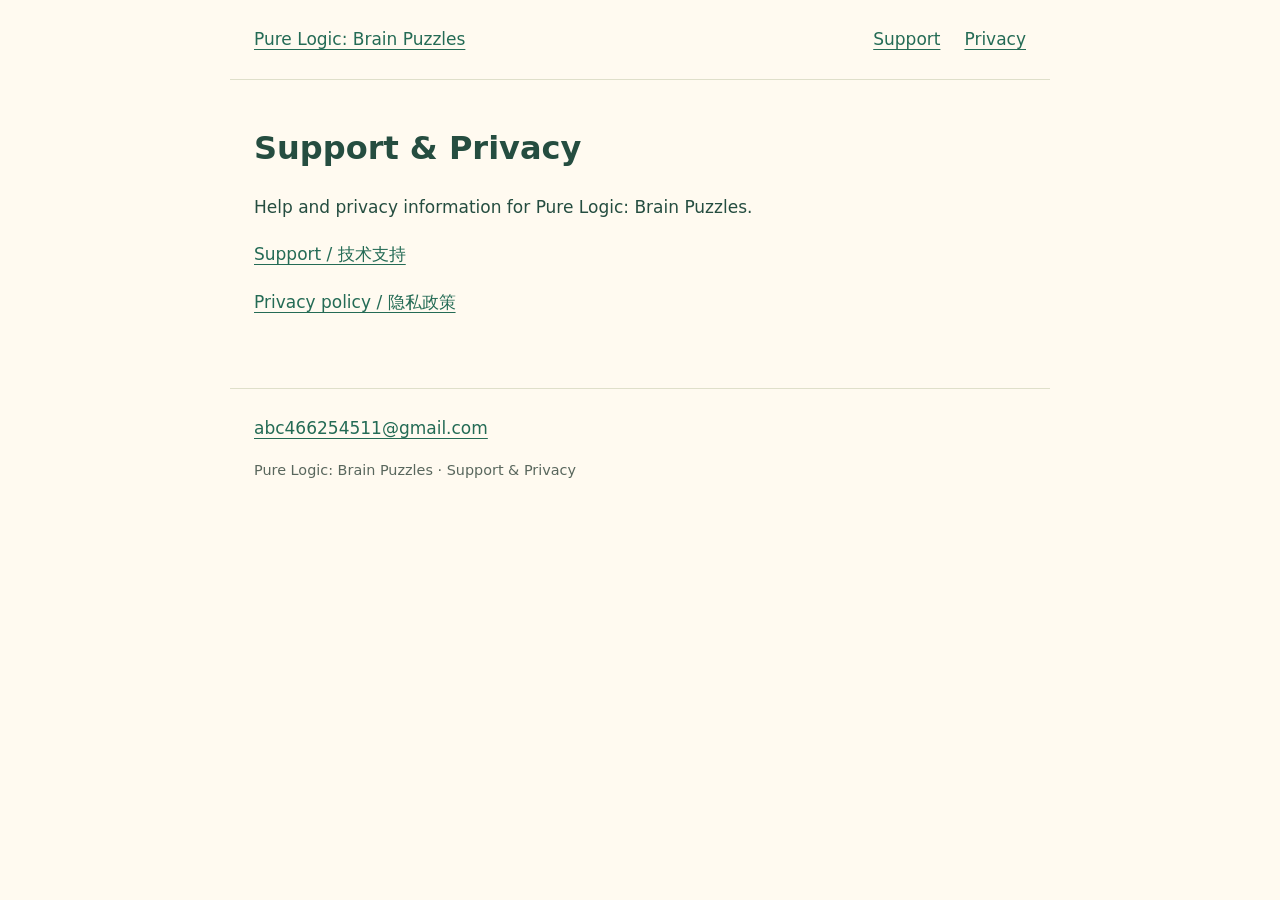
<file: index.html>
<!doctype html><html lang="en"><head><meta charset="utf-8"><meta name="viewport" content="width=device-width,initial-scale=1"><title>Support & Privacy · Pure Logic</title><meta name="description" content="Official support and privacy information for Pure Logic: Brain Puzzles."><link rel="stylesheet" href="style.css"></head><body><header><a href="index.html">Pure Logic: Brain Puzzles</a><nav aria-label="Main navigation"><a href="support.html">Support</a><a href="privacy.html">Privacy</a></nav></header><main><h1>Support &amp; Privacy</h1><p>Help and privacy information for Pure Logic: Brain Puzzles.</p><p><a href="support.html">Support / 技术支持</a></p><p><a href="privacy.html">Privacy policy / 隐私政策</a></p></main><footer><a href="mailto:abc466254511@gmail.com">abc466254511@gmail.com</a><p class="meta">Pure Logic: Brain Puzzles · Support &amp; Privacy</p></footer></body></html>
</file>
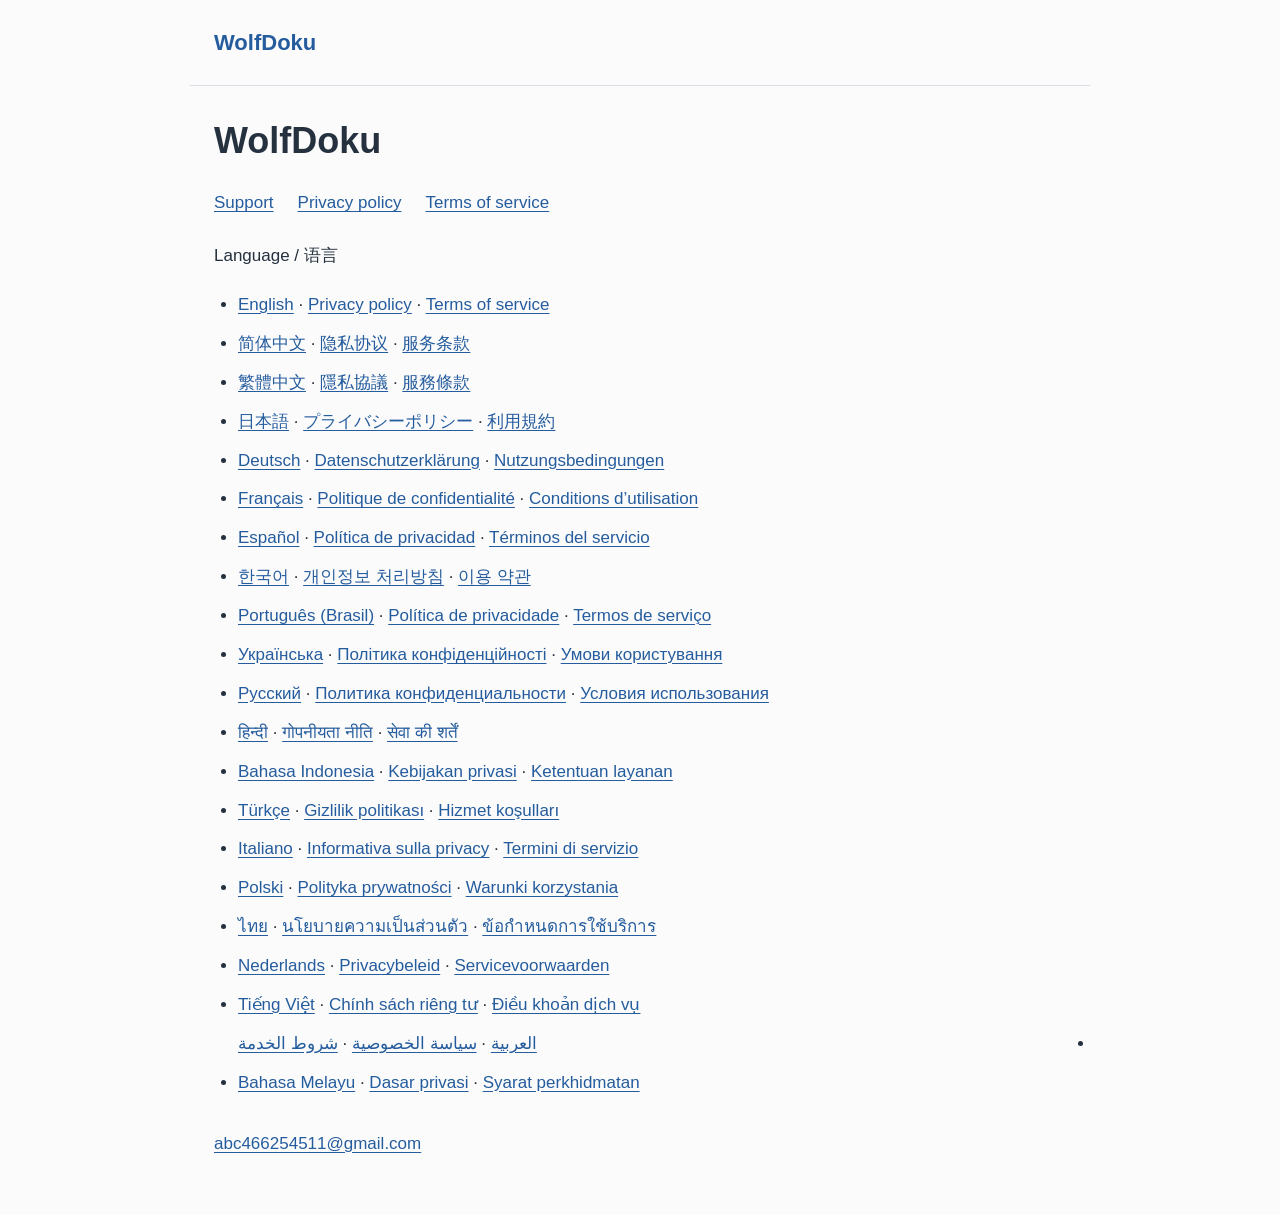
<file: wolfdoku/index.html>
<!doctype html><html lang="en"><meta charset="utf-8"><meta name="viewport" content="width=device-width,initial-scale=1"><title>WolfDoku · Support</title><link rel="stylesheet" href="style.css"><header><a href="index.html">WolfDoku</a></header><main><h1>WolfDoku</h1><nav class="page-links"><a href="support.html">Support</a><a href="privacy.html">Privacy policy</a><a href="terms.html">Terms of service</a></nav><p>Language / 语言</p><ul><li lang="en" dir="ltr"><a href="support.html#en">English</a> · <a href="privacy.html#en">Privacy policy</a> · <a href="terms.html#en">Terms of service</a></li><li lang="zh-Hans" dir="ltr"><a href="support.html#zh-Hans">简体中文</a> · <a href="privacy.html#zh-Hans">隐私协议</a> · <a href="terms.html#zh-Hans">服务条款</a></li><li lang="zh-Hant" dir="ltr"><a href="support.html#zh-Hant">繁體中文</a> · <a href="privacy.html#zh-Hant">隱私協議</a> · <a href="terms.html#zh-Hant">服務條款</a></li><li lang="ja" dir="ltr"><a href="support.html#ja">日本語</a> · <a href="privacy.html#ja">プライバシーポリシー</a> · <a href="terms.html#ja">利用規約</a></li><li lang="de" dir="ltr"><a href="support.html#de">Deutsch</a> · <a href="privacy.html#de">Datenschutzerklärung</a> · <a href="terms.html#de">Nutzungsbedingungen</a></li><li lang="fr" dir="ltr"><a href="support.html#fr">Français</a> · <a href="privacy.html#fr">Politique de confidentialité</a> · <a href="terms.html#fr">Conditions d’utilisation</a></li><li lang="es" dir="ltr"><a href="support.html#es">Español</a> · <a href="privacy.html#es">Política de privacidad</a> · <a href="terms.html#es">Términos del servicio</a></li><li lang="ko" dir="ltr"><a href="support.html#ko">한국어</a> · <a href="privacy.html#ko">개인정보 처리방침</a> · <a href="terms.html#ko">이용 약관</a></li><li lang="pt-BR" dir="ltr"><a href="support.html#pt-BR">Português (Brasil)</a> · <a href="privacy.html#pt-BR">Política de privacidade</a> · <a href="terms.html#pt-BR">Termos de serviço</a></li><li lang="uk" dir="ltr"><a href="support.html#uk">Українська</a> · <a href="privacy.html#uk">Політика конфіденційності</a> · <a href="terms.html#uk">Умови користування</a></li><li lang="ru" dir="ltr"><a href="support.html#ru">Русский</a> · <a href="privacy.html#ru">Политика конфиденциальности</a> · <a href="terms.html#ru">Условия использования</a></li><li lang="hi" dir="ltr"><a href="support.html#hi">हिन्दी</a> · <a href="privacy.html#hi">गोपनीयता नीति</a> · <a href="terms.html#hi">सेवा की शर्तें</a></li><li lang="id" dir="ltr"><a href="support.html#id">Bahasa Indonesia</a> · <a href="privacy.html#id">Kebijakan privasi</a> · <a href="terms.html#id">Ketentuan layanan</a></li><li lang="tr" dir="ltr"><a href="support.html#tr">Türkçe</a> · <a href="privacy.html#tr">Gizlilik politikası</a> · <a href="terms.html#tr">Hizmet koşulları</a></li><li lang="it" dir="ltr"><a href="support.html#it">Italiano</a> · <a href="privacy.html#it">Informativa sulla privacy</a> · <a href="terms.html#it">Termini di servizio</a></li><li lang="pl" dir="ltr"><a href="support.html#pl">Polski</a> · <a href="privacy.html#pl">Polityka prywatności</a> · <a href="terms.html#pl">Warunki korzystania</a></li><li lang="th" dir="ltr"><a href="support.html#th">ไทย</a> · <a href="privacy.html#th">นโยบายความเป็นส่วนตัว</a> · <a href="terms.html#th">ข้อกำหนดการใช้บริการ</a></li><li lang="nl" dir="ltr"><a href="support.html#nl">Nederlands</a> · <a href="privacy.html#nl">Privacybeleid</a> · <a href="terms.html#nl">Servicevoorwaarden</a></li><li lang="vi" dir="ltr"><a href="support.html#vi">Tiếng Việt</a> · <a href="privacy.html#vi">Chính sách riêng tư</a> · <a href="terms.html#vi">Điều khoản dịch vụ</a></li><li lang="ar" dir="rtl"><a href="support.html#ar">العربية</a> · <a href="privacy.html#ar">سياسة الخصوصية</a> · <a href="terms.html#ar">شروط الخدمة</a></li><li lang="ms" dir="ltr"><a href="support.html#ms">Bahasa Melayu</a> · <a href="privacy.html#ms">Dasar privasi</a> · <a href="terms.html#ms">Syarat perkhidmatan</a></li></ul><address><a href="mailto:abc466254511@gmail.com">abc466254511@gmail.com</a></address></main></html>
</file>
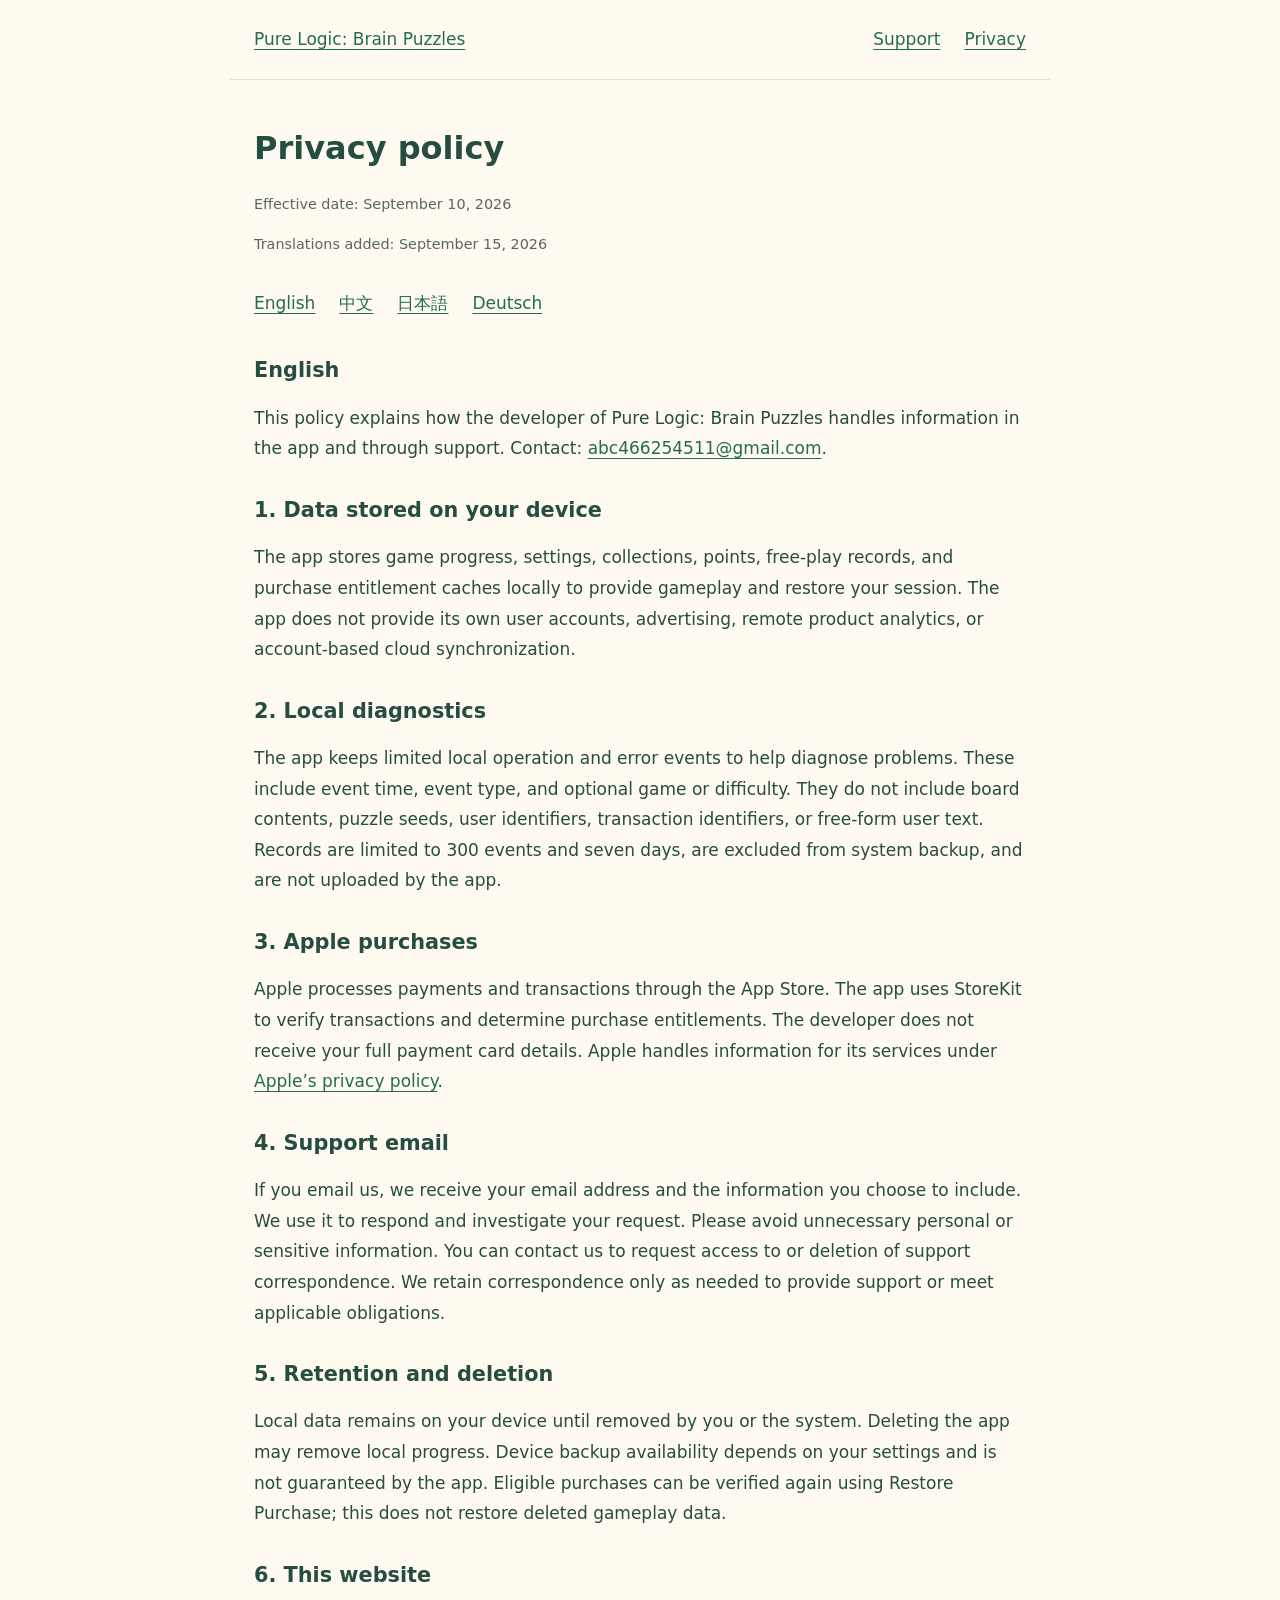
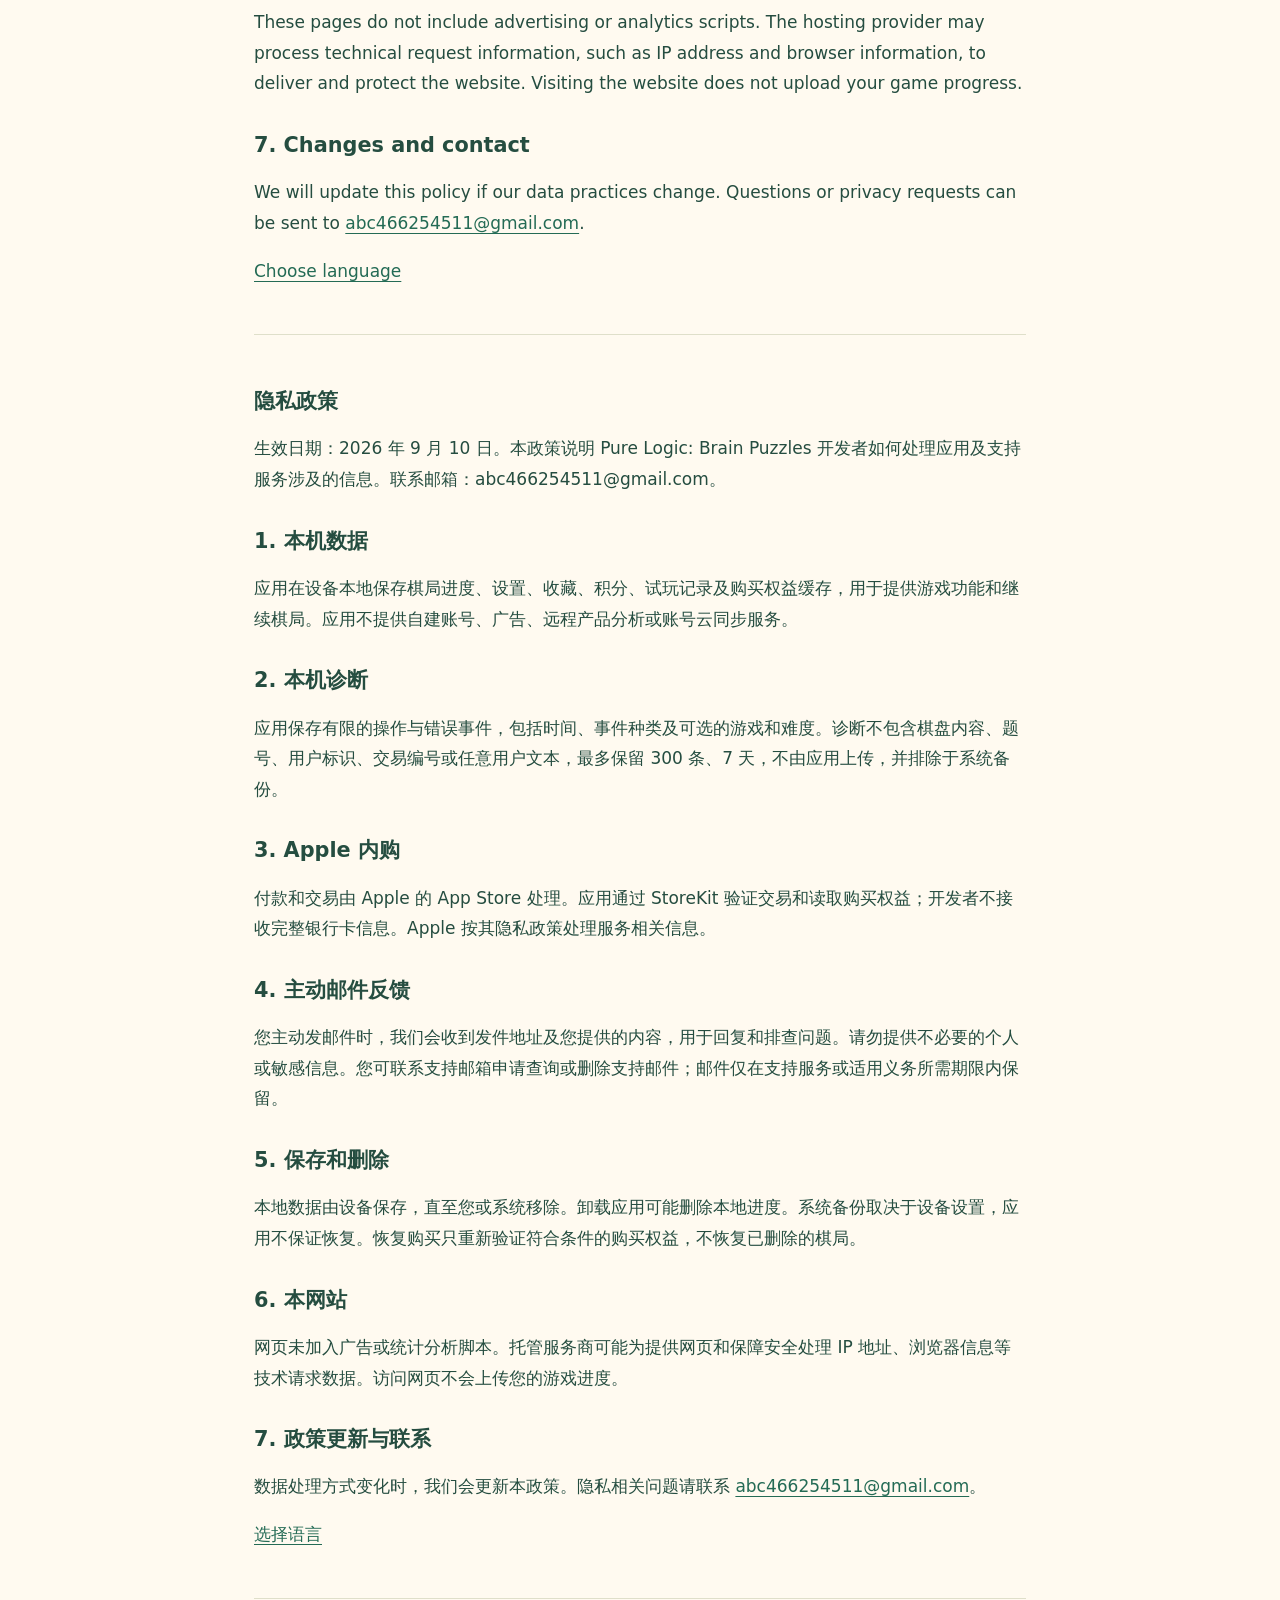
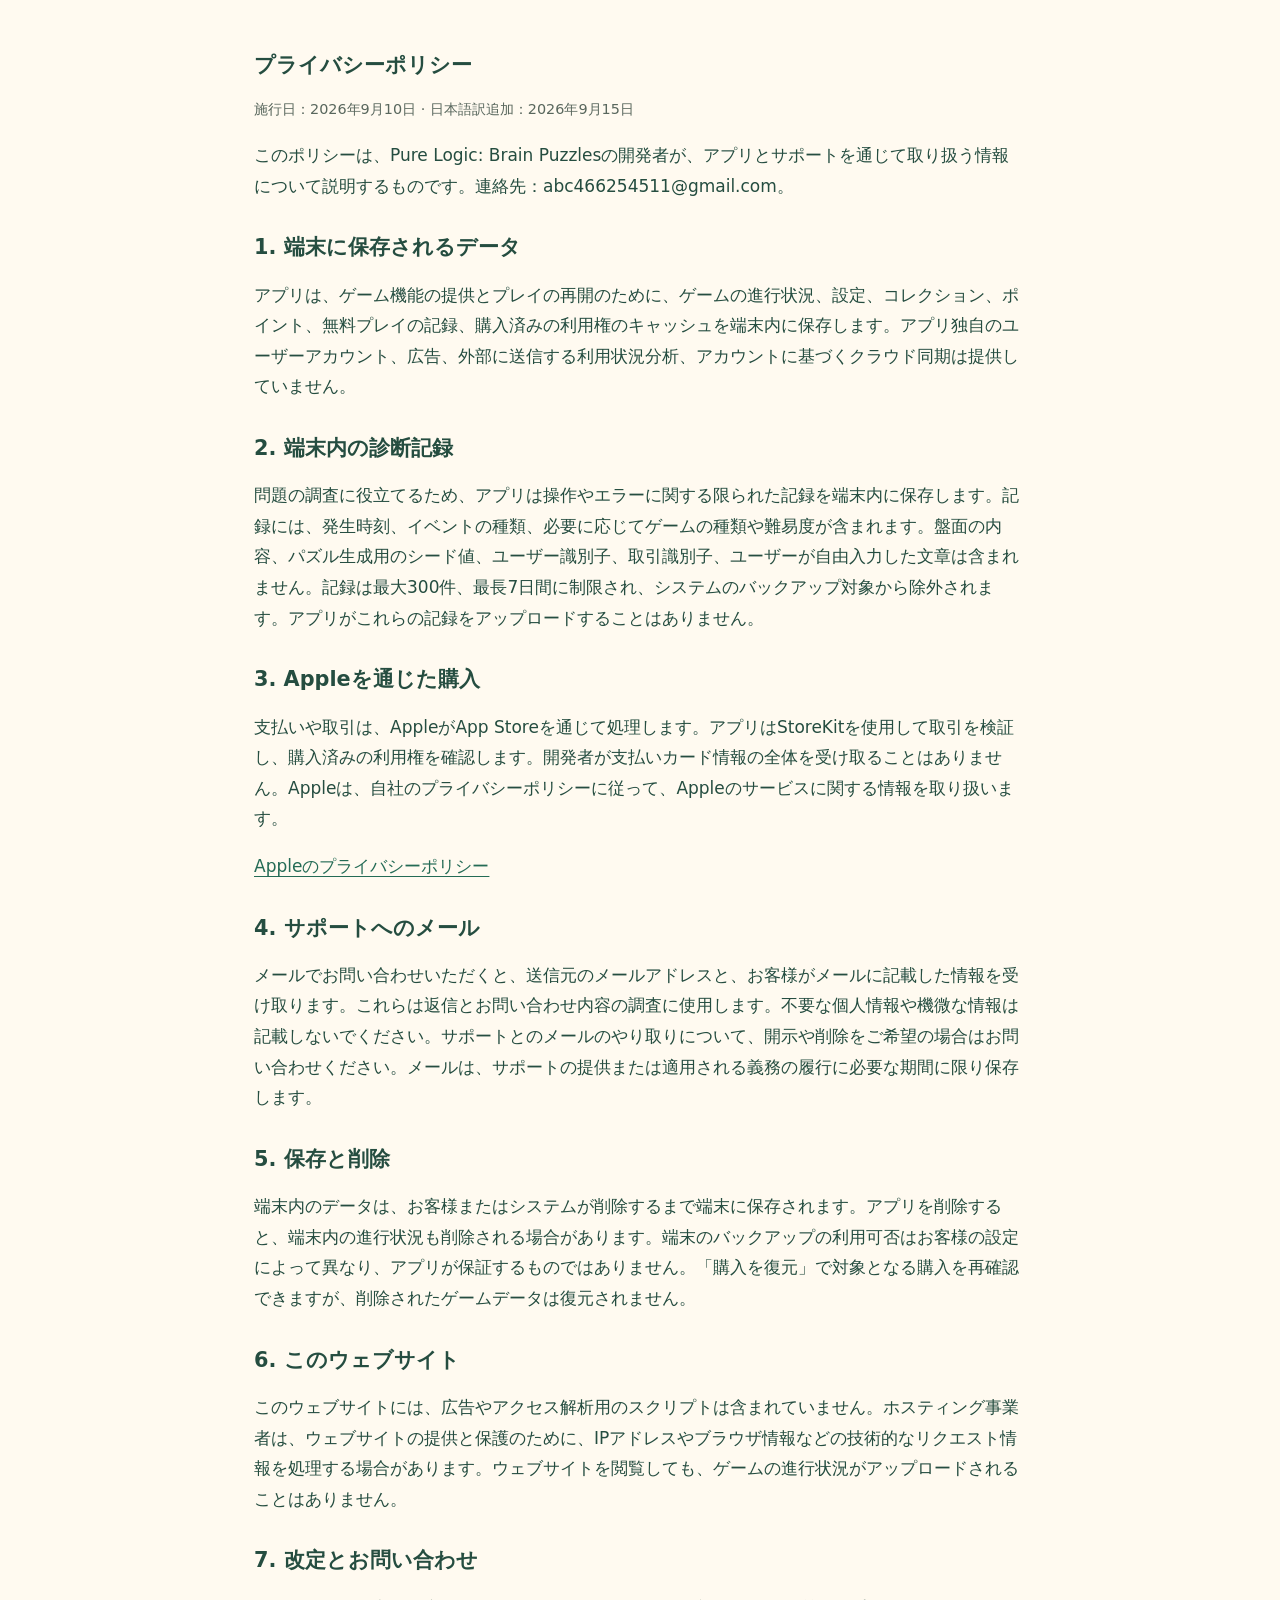
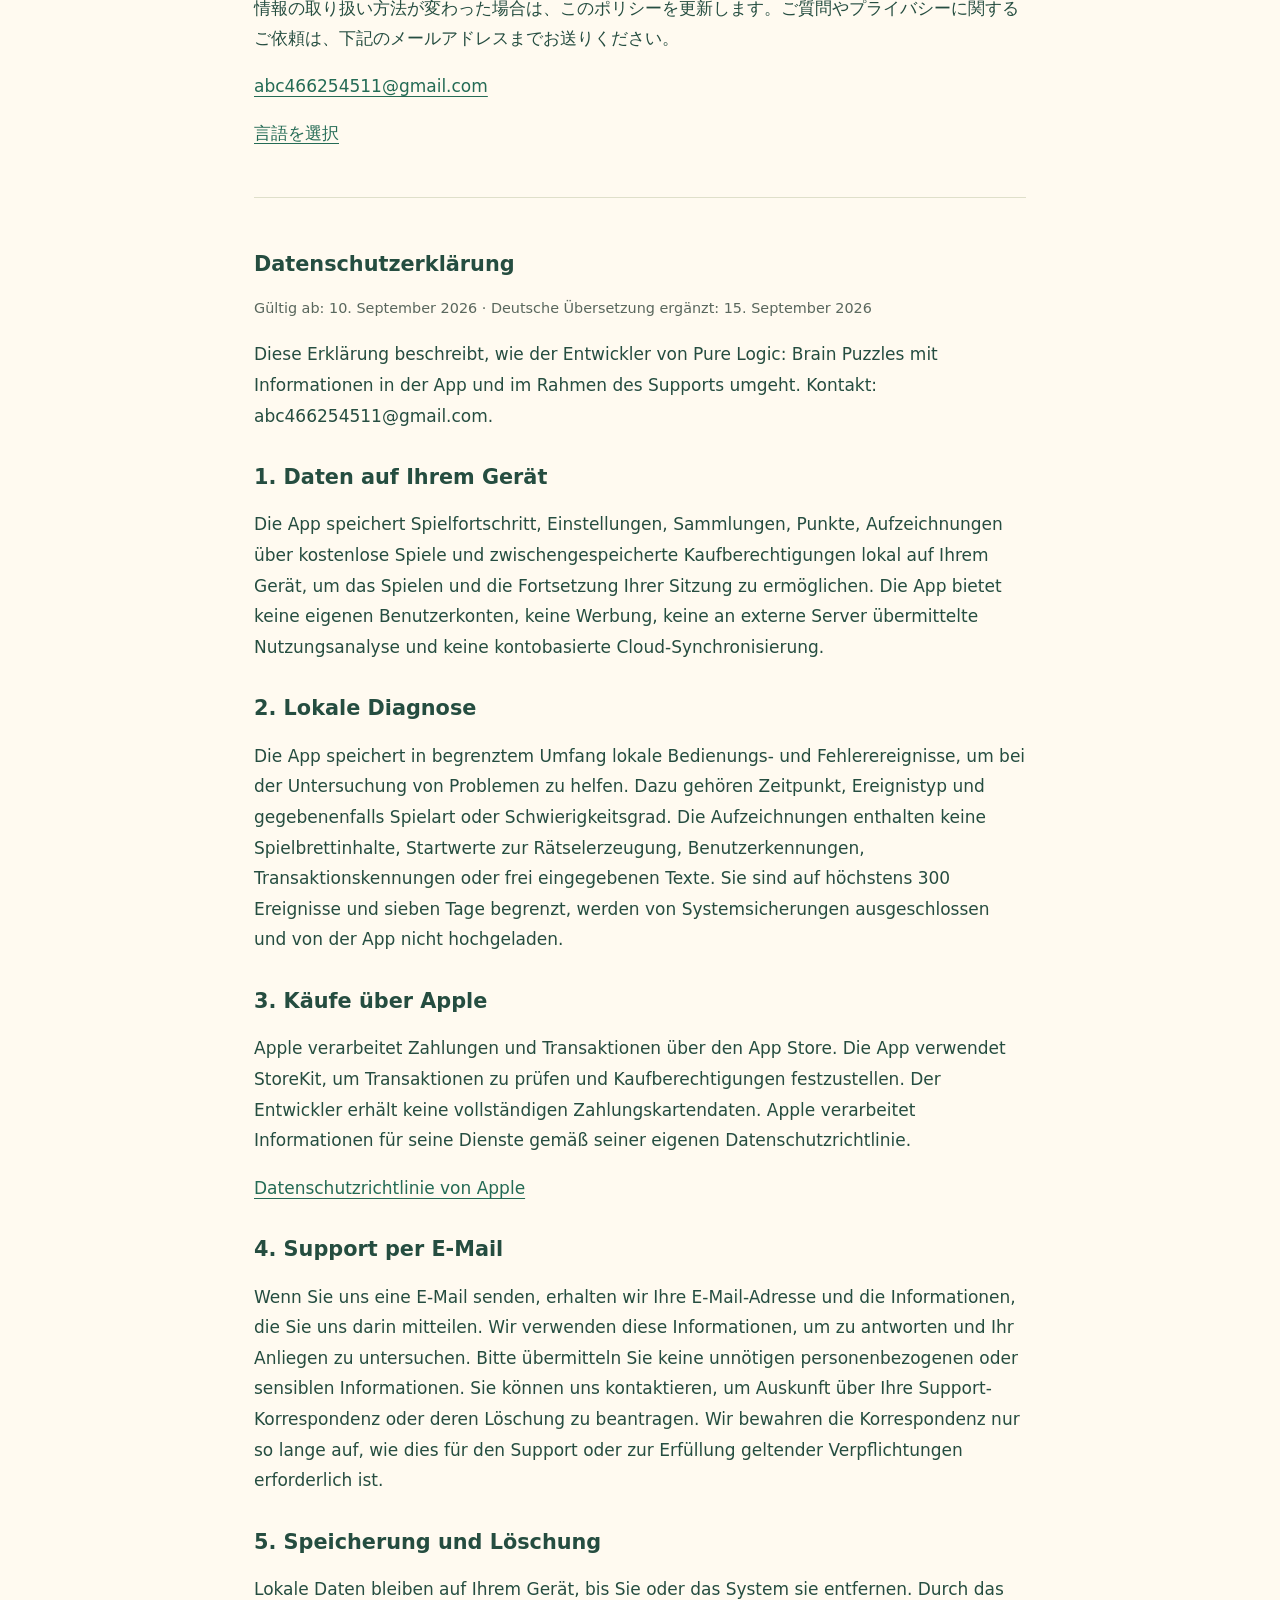
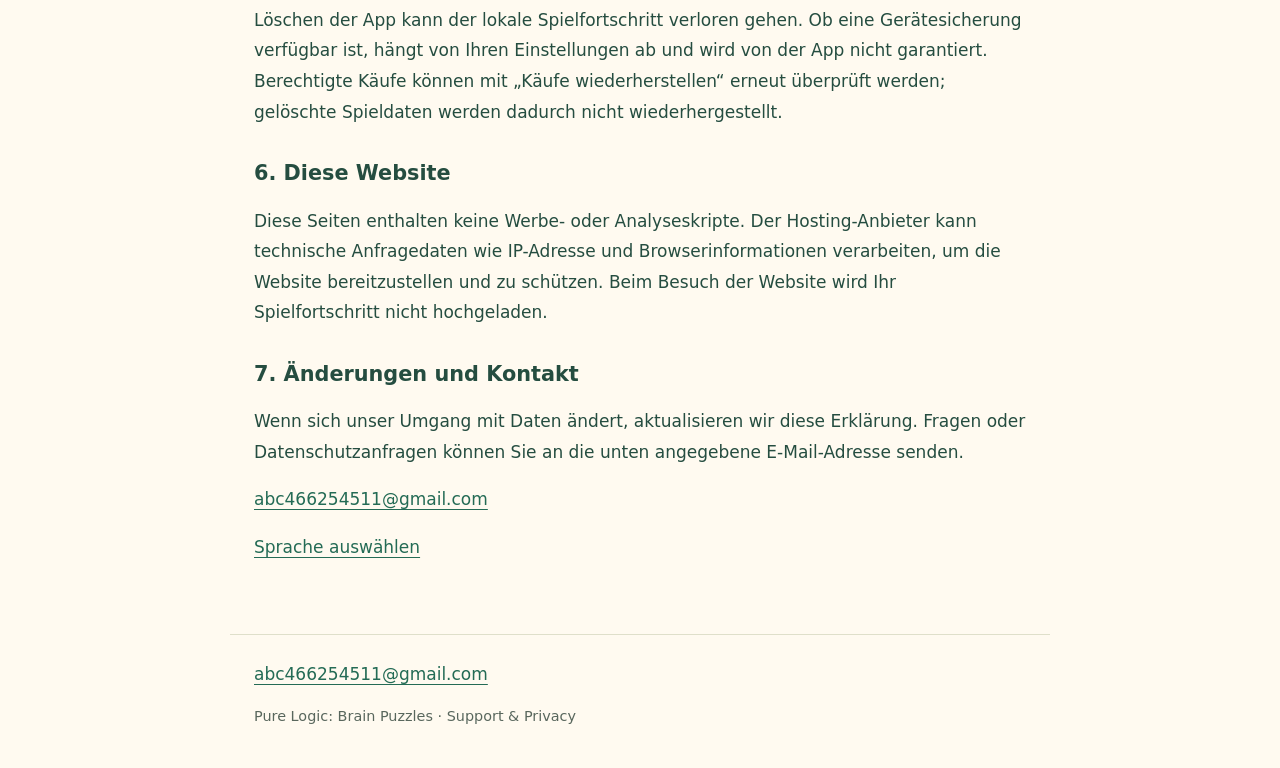
<file: privacy.html>
<!doctype html><html lang="en"><head><meta charset="utf-8"><meta name="viewport" content="width=device-width,initial-scale=1"><title>Privacy policy · Pure Logic</title><meta name="description" content="Official support and privacy information for Pure Logic: Brain Puzzles."><link rel="stylesheet" href="style.css"><style>.languages{flex-wrap:wrap;gap:8px 24px;margin:24px 0}.languages a{display:inline-block;padding:6px 0}section[id]{scroll-margin-top:24px}</style></head><body><header><a href="index.html">Pure Logic: Brain Puzzles</a><nav aria-label="Main navigation"><a href="support.html">Support</a><a href="privacy.html">Privacy</a></nav></header><main><h1>Privacy policy</h1><p class="meta">Effective date: September 10, 2026</p><p class="meta">Translations added: September 15, 2026</p><nav class="languages" aria-label="Language / 语言 / 言語 / Sprache" id="languages"><a href="#english" lang="en">English</a><a href="#chinese" lang="zh-Hans">中文</a><a href="#japanese" lang="ja">日本語</a><a href="#german" lang="de">Deutsch</a></nav><section id="english" lang="en"><h2>English</h2><p>This policy explains how the developer of Pure Logic: Brain Puzzles handles information in the app and through support. Contact: <a href="mailto:abc466254511@gmail.com">abc466254511@gmail.com</a>.</p><h2>1. Data stored on your device</h2><p>The app stores game progress, settings, collections, points, free-play records, and purchase entitlement caches locally to provide gameplay and restore your session. The app does not provide its own user accounts, advertising, remote product analytics, or account-based cloud synchronization.</p><h2>2. Local diagnostics</h2><p>The app keeps limited local operation and error events to help diagnose problems. These include event time, event type, and optional game or difficulty. They do not include board contents, puzzle seeds, user identifiers, transaction identifiers, or free-form user text. Records are limited to 300 events and seven days, are excluded from system backup, and are not uploaded by the app.</p><h2>3. Apple purchases</h2><p>Apple processes payments and transactions through the App Store. The app uses StoreKit to verify transactions and determine purchase entitlements. The developer does not receive your full payment card details. Apple handles information for its services under <a href="https://www.apple.com/legal/privacy/">Apple’s privacy policy</a>.</p><h2>4. Support email</h2><p>If you email us, we receive your email address and the information you choose to include. We use it to respond and investigate your request. Please avoid unnecessary personal or sensitive information. You can contact us to request access to or deletion of support correspondence. We retain correspondence only as needed to provide support or meet applicable obligations.</p><h2>5. Retention and deletion</h2><p>Local data remains on your device until removed by you or the system. Deleting the app may remove local progress. Device backup availability depends on your settings and is not guaranteed by the app. Eligible purchases can be verified again using Restore Purchase; this does not restore deleted gameplay data.</p><h2>6. This website</h2><p>These pages do not include advertising or analytics scripts. The hosting provider may process technical request information, such as IP address and browser information, to deliver and protect the website. Visiting the website does not upload your game progress.</p><h2>7. Changes and contact</h2><p>We will update this policy if our data practices change. Questions or privacy requests can be sent to <a href="mailto:abc466254511@gmail.com">abc466254511@gmail.com</a>.</p><p><a href="#languages">Choose language</a></p></section><section id="chinese" lang="zh-Hans"><h2>隐私政策</h2><p>生效日期：2026 年 9 月 10 日。本政策说明 Pure Logic: Brain Puzzles 开发者如何处理应用及支持服务涉及的信息。联系邮箱：abc466254511@gmail.com。</p><h2>1. 本机数据</h2><p>应用在设备本地保存棋局进度、设置、收藏、积分、试玩记录及购买权益缓存，用于提供游戏功能和继续棋局。应用不提供自建账号、广告、远程产品分析或账号云同步服务。</p><h2>2. 本机诊断</h2><p>应用保存有限的操作与错误事件，包括时间、事件种类及可选的游戏和难度。诊断不包含棋盘内容、题号、用户标识、交易编号或任意用户文本，最多保留 300 条、7 天，不由应用上传，并排除于系统备份。</p><h2>3. Apple 内购</h2><p>付款和交易由 Apple 的 App Store 处理。应用通过 StoreKit 验证交易和读取购买权益；开发者不接收完整银行卡信息。Apple 按其隐私政策处理服务相关信息。</p><h2>4. 主动邮件反馈</h2><p>您主动发邮件时，我们会收到发件地址及您提供的内容，用于回复和排查问题。请勿提供不必要的个人或敏感信息。您可联系支持邮箱申请查询或删除支持邮件；邮件仅在支持服务或适用义务所需期限内保留。</p><h2>5. 保存和删除</h2><p>本地数据由设备保存，直至您或系统移除。卸载应用可能删除本地进度。系统备份取决于设备设置，应用不保证恢复。恢复购买只重新验证符合条件的购买权益，不恢复已删除的棋局。</p><h2>6. 本网站</h2><p>网页未加入广告或统计分析脚本。托管服务商可能为提供网页和保障安全处理 IP 地址、浏览器信息等技术请求数据。访问网页不会上传您的游戏进度。</p><h2>7. 政策更新与联系</h2><p>数据处理方式变化时，我们会更新本政策。隐私相关问题请联系 <a href="mailto:abc466254511@gmail.com">abc466254511@gmail.com</a>。</p><p><a href="#languages">选择语言</a></p></section>
<section id="japanese" lang="ja">
<h2>プライバシーポリシー</h2>
<p class="meta">施行日：2026年9月10日 · 日本語訳追加：2026年9月15日</p>
<p>このポリシーは、Pure Logic: Brain Puzzlesの開発者が、アプリとサポートを通じて取り扱う情報について説明するものです。連絡先：abc466254511@gmail.com。</p>
<h2>1. 端末に保存されるデータ</h2>
<p>アプリは、ゲーム機能の提供とプレイの再開のために、ゲームの進行状況、設定、コレクション、ポイント、無料プレイの記録、購入済みの利用権のキャッシュを端末内に保存します。アプリ独自のユーザーアカウント、広告、外部に送信する利用状況分析、アカウントに基づくクラウド同期は提供していません。</p>
<h2>2. 端末内の診断記録</h2>
<p>問題の調査に役立てるため、アプリは操作やエラーに関する限られた記録を端末内に保存します。記録には、発生時刻、イベントの種類、必要に応じてゲームの種類や難易度が含まれます。盤面の内容、パズル生成用のシード値、ユーザー識別子、取引識別子、ユーザーが自由入力した文章は含まれません。記録は最大300件、最長7日間に制限され、システムのバックアップ対象から除外されます。アプリがこれらの記録をアップロードすることはありません。</p>
<h2>3. Appleを通じた購入</h2>
<p>支払いや取引は、AppleがApp Storeを通じて処理します。アプリはStoreKitを使用して取引を検証し、購入済みの利用権を確認します。開発者が支払いカード情報の全体を受け取ることはありません。Appleは、自社のプライバシーポリシーに従って、Appleのサービスに関する情報を取り扱います。</p>
<p><a href="https://www.apple.com/legal/privacy/">Appleのプライバシーポリシー</a></p>
<h2>4. サポートへのメール</h2>
<p>メールでお問い合わせいただくと、送信元のメールアドレスと、お客様がメールに記載した情報を受け取ります。これらは返信とお問い合わせ内容の調査に使用します。不要な個人情報や機微な情報は記載しないでください。サポートとのメールのやり取りについて、開示や削除をご希望の場合はお問い合わせください。メールは、サポートの提供または適用される義務の履行に必要な期間に限り保存します。</p>
<h2>5. 保存と削除</h2>
<p>端末内のデータは、お客様またはシステムが削除するまで端末に保存されます。アプリを削除すると、端末内の進行状況も削除される場合があります。端末のバックアップの利用可否はお客様の設定によって異なり、アプリが保証するものではありません。「購入を復元」で対象となる購入を再確認できますが、削除されたゲームデータは復元されません。</p>
<h2>6. このウェブサイト</h2>
<p>このウェブサイトには、広告やアクセス解析用のスクリプトは含まれていません。ホスティング事業者は、ウェブサイトの提供と保護のために、IPアドレスやブラウザ情報などの技術的なリクエスト情報を処理する場合があります。ウェブサイトを閲覧しても、ゲームの進行状況がアップロードされることはありません。</p>
<h2>7. 改定とお問い合わせ</h2>
<p>情報の取り扱い方法が変わった場合は、このポリシーを更新します。ご質問やプライバシーに関するご依頼は、下記のメールアドレスまでお送りください。</p>
<p><a href="mailto:abc466254511@gmail.com">abc466254511@gmail.com</a></p>
<p><a href="#languages">言語を選択</a></p>
</section>
<section id="german" lang="de">
<h2>Datenschutzerklärung</h2>
<p class="meta">Gültig ab: 10. September 2026 · Deutsche Übersetzung ergänzt: 15. September 2026</p>
<p>Diese Erklärung beschreibt, wie der Entwickler von Pure Logic: Brain Puzzles mit Informationen in der App und im Rahmen des Supports umgeht. Kontakt: abc466254511@gmail.com.</p>
<h2>1. Daten auf Ihrem Gerät</h2>
<p>Die App speichert Spielfortschritt, Einstellungen, Sammlungen, Punkte, Aufzeichnungen über kostenlose Spiele und zwischengespeicherte Kaufberechtigungen lokal auf Ihrem Gerät, um das Spielen und die Fortsetzung Ihrer Sitzung zu ermöglichen. Die App bietet keine eigenen Benutzerkonten, keine Werbung, keine an externe Server übermittelte Nutzungsanalyse und keine kontobasierte Cloud-Synchronisierung.</p>
<h2>2. Lokale Diagnose</h2>
<p>Die App speichert in begrenztem Umfang lokale Bedienungs- und Fehlerereignisse, um bei der Untersuchung von Problemen zu helfen. Dazu gehören Zeitpunkt, Ereignistyp und gegebenenfalls Spielart oder Schwierigkeitsgrad. Die Aufzeichnungen enthalten keine Spielbrettinhalte, Startwerte zur Rätselerzeugung, Benutzerkennungen, Transaktionskennungen oder frei eingegebenen Texte. Sie sind auf höchstens 300 Ereignisse und sieben Tage begrenzt, werden von Systemsicherungen ausgeschlossen und von der App nicht hochgeladen.</p>
<h2>3. Käufe über Apple</h2>
<p>Apple verarbeitet Zahlungen und Transaktionen über den App Store. Die App verwendet StoreKit, um Transaktionen zu prüfen und Kaufberechtigungen festzustellen. Der Entwickler erhält keine vollständigen Zahlungskartendaten. Apple verarbeitet Informationen für seine Dienste gemäß seiner eigenen Datenschutzrichtlinie.</p>
<p><a href="https://www.apple.com/legal/privacy/">Datenschutzrichtlinie von Apple</a></p>
<h2>4. Support per E-Mail</h2>
<p>Wenn Sie uns eine E-Mail senden, erhalten wir Ihre E-Mail-Adresse und die Informationen, die Sie uns darin mitteilen. Wir verwenden diese Informationen, um zu antworten und Ihr Anliegen zu untersuchen. Bitte übermitteln Sie keine unnötigen personenbezogenen oder sensiblen Informationen. Sie können uns kontaktieren, um Auskunft über Ihre Support-Korrespondenz oder deren Löschung zu beantragen. Wir bewahren die Korrespondenz nur so lange auf, wie dies für den Support oder zur Erfüllung geltender Verpflichtungen erforderlich ist.</p>
<h2>5. Speicherung und Löschung</h2>
<p>Lokale Daten bleiben auf Ihrem Gerät, bis Sie oder das System sie entfernen. Durch das Löschen der App kann der lokale Spielfortschritt verloren gehen. Ob eine Gerätesicherung verfügbar ist, hängt von Ihren Einstellungen ab und wird von der App nicht garantiert. Berechtigte Käufe können mit „Käufe wiederherstellen“ erneut überprüft werden; gelöschte Spieldaten werden dadurch nicht wiederhergestellt.</p>
<h2>6. Diese Website</h2>
<p>Diese Seiten enthalten keine Werbe- oder Analyseskripte. Der Hosting-Anbieter kann technische Anfragedaten wie IP-Adresse und Browserinformationen verarbeiten, um die Website bereitzustellen und zu schützen. Beim Besuch der Website wird Ihr Spielfortschritt nicht hochgeladen.</p>
<h2>7. Änderungen und Kontakt</h2>
<p>Wenn sich unser Umgang mit Daten ändert, aktualisieren wir diese Erklärung. Fragen oder Datenschutzanfragen können Sie an die unten angegebene E-Mail-Adresse senden.</p>
<p><a href="mailto:abc466254511@gmail.com">abc466254511@gmail.com</a></p>
<p><a href="#languages">Sprache auswählen</a></p>
</section>
</main><footer><a href="mailto:abc466254511@gmail.com">abc466254511@gmail.com</a><p class="meta">Pure Logic: Brain Puzzles · Support &amp; Privacy</p></footer></body></html>
</file>
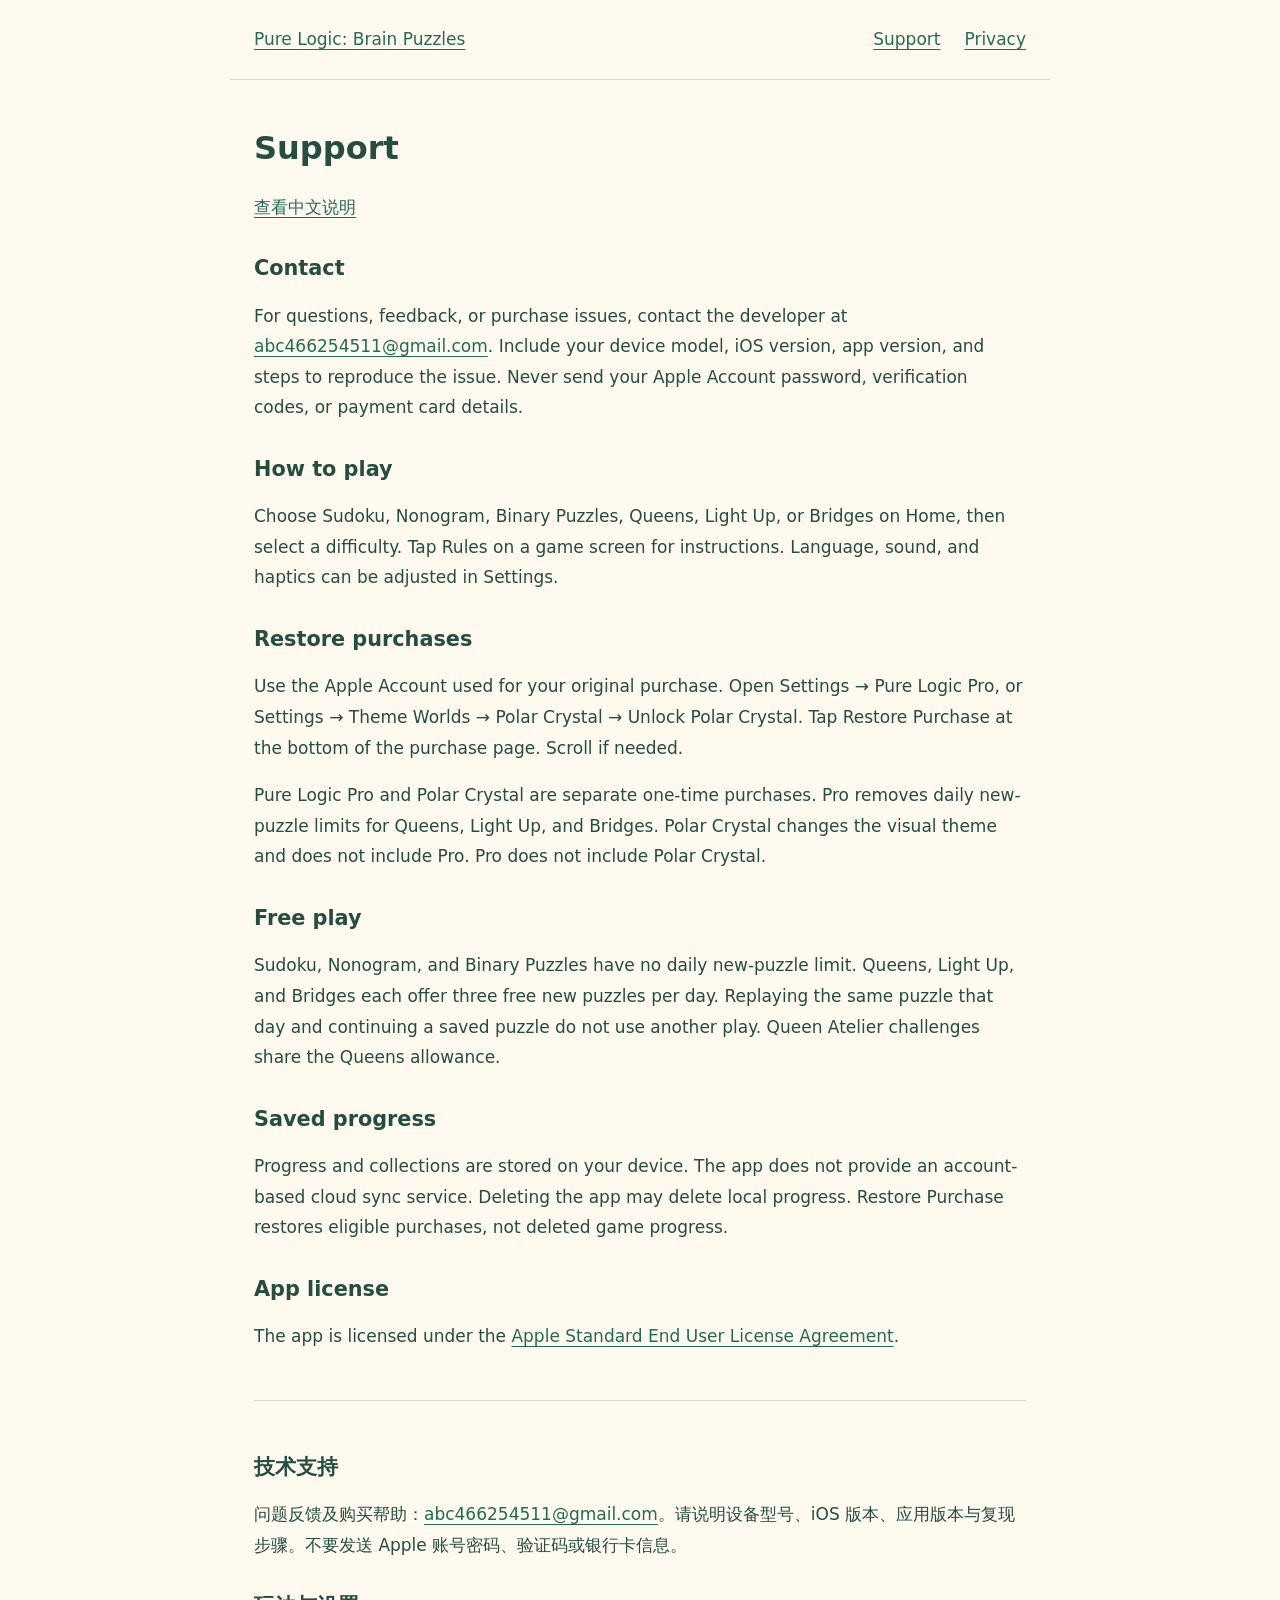
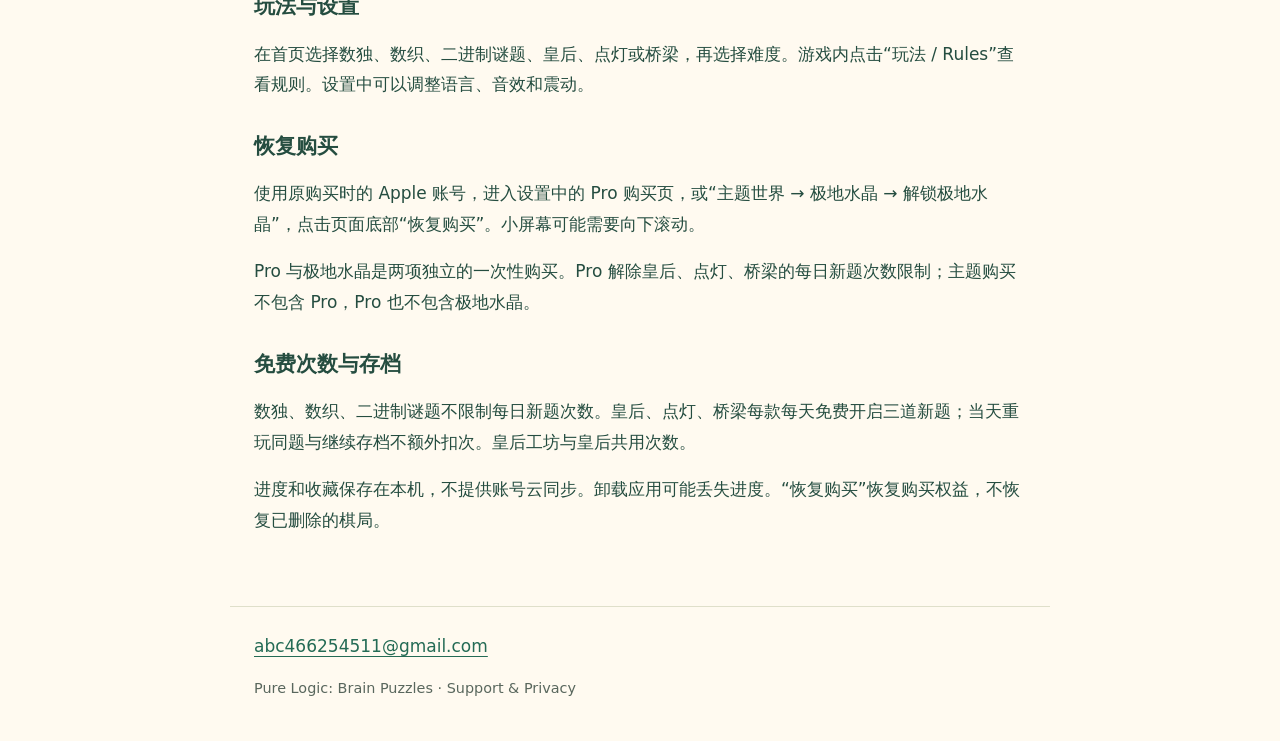
<file: support.html>
<!doctype html><html lang="en"><head><meta charset="utf-8"><meta name="viewport" content="width=device-width,initial-scale=1"><title>Support · Pure Logic</title><meta name="description" content="Official support and privacy information for Pure Logic: Brain Puzzles."><link rel="stylesheet" href="style.css"></head><body><header><a href="index.html">Pure Logic: Brain Puzzles</a><nav aria-label="Main navigation"><a href="support.html">Support</a><a href="privacy.html">Privacy</a></nav></header><main><h1>Support</h1><p><a href="#chinese" lang="zh-Hans">查看中文说明</a></p><section><h2>Contact</h2><p>For questions, feedback, or purchase issues, contact the developer at <a href="mailto:abc466254511@gmail.com">abc466254511@gmail.com</a>. Include your device model, iOS version, app version, and steps to reproduce the issue. Never send your Apple Account password, verification codes, or payment card details.</p><h2>How to play</h2><p>Choose Sudoku, Nonogram, Binary Puzzles, Queens, Light Up, or Bridges on Home, then select a difficulty. Tap Rules on a game screen for instructions. Language, sound, and haptics can be adjusted in Settings.</p><h2>Restore purchases</h2><p>Use the Apple Account used for your original purchase. Open Settings → Pure Logic Pro, or Settings → Theme Worlds → Polar Crystal → Unlock Polar Crystal. Tap Restore Purchase at the bottom of the purchase page. Scroll if needed.</p><p>Pure Logic Pro and Polar Crystal are separate one-time purchases. Pro removes daily new-puzzle limits for Queens, Light Up, and Bridges. Polar Crystal changes the visual theme and does not include Pro. Pro does not include Polar Crystal.</p><h2>Free play</h2><p>Sudoku, Nonogram, and Binary Puzzles have no daily new-puzzle limit. Queens, Light Up, and Bridges each offer three free new puzzles per day. Replaying the same puzzle that day and continuing a saved puzzle do not use another play. Queen Atelier challenges share the Queens allowance.</p><h2>Saved progress</h2><p>Progress and collections are stored on your device. The app does not provide an account-based cloud sync service. Deleting the app may delete local progress. Restore Purchase restores eligible purchases, not deleted game progress.</p><h2>App license</h2><p>The app is licensed under the <a href="https://www.apple.com/legal/internet-services/itunes/dev/stdeula/">Apple Standard End User License Agreement</a>.</p></section><section id="chinese" lang="zh-Hans"><h2>技术支持</h2><p>问题反馈及购买帮助：<a href="mailto:abc466254511@gmail.com">abc466254511@gmail.com</a>。请说明设备型号、iOS 版本、应用版本与复现步骤。不要发送 Apple 账号密码、验证码或银行卡信息。</p><h2>玩法与设置</h2><p>在首页选择数独、数织、二进制谜题、皇后、点灯或桥梁，再选择难度。游戏内点击“玩法 / Rules”查看规则。设置中可以调整语言、音效和震动。</p><h2>恢复购买</h2><p>使用原购买时的 Apple 账号，进入设置中的 Pro 购买页，或“主题世界 → 极地水晶 → 解锁极地水晶”，点击页面底部“恢复购买”。小屏幕可能需要向下滚动。</p><p>Pro 与极地水晶是两项独立的一次性购买。Pro 解除皇后、点灯、桥梁的每日新题次数限制；主题购买不包含 Pro，Pro 也不包含极地水晶。</p><h2>免费次数与存档</h2><p>数独、数织、二进制谜题不限制每日新题次数。皇后、点灯、桥梁每款每天免费开启三道新题；当天重玩同题与继续存档不额外扣次。皇后工坊与皇后共用次数。</p><p>进度和收藏保存在本机，不提供账号云同步。卸载应用可能丢失进度。“恢复购买”恢复购买权益，不恢复已删除的棋局。</p></section></main><footer><a href="mailto:abc466254511@gmail.com">abc466254511@gmail.com</a><p class="meta">Pure Logic: Brain Puzzles · Support &amp; Privacy</p></footer></body></html>
</file>
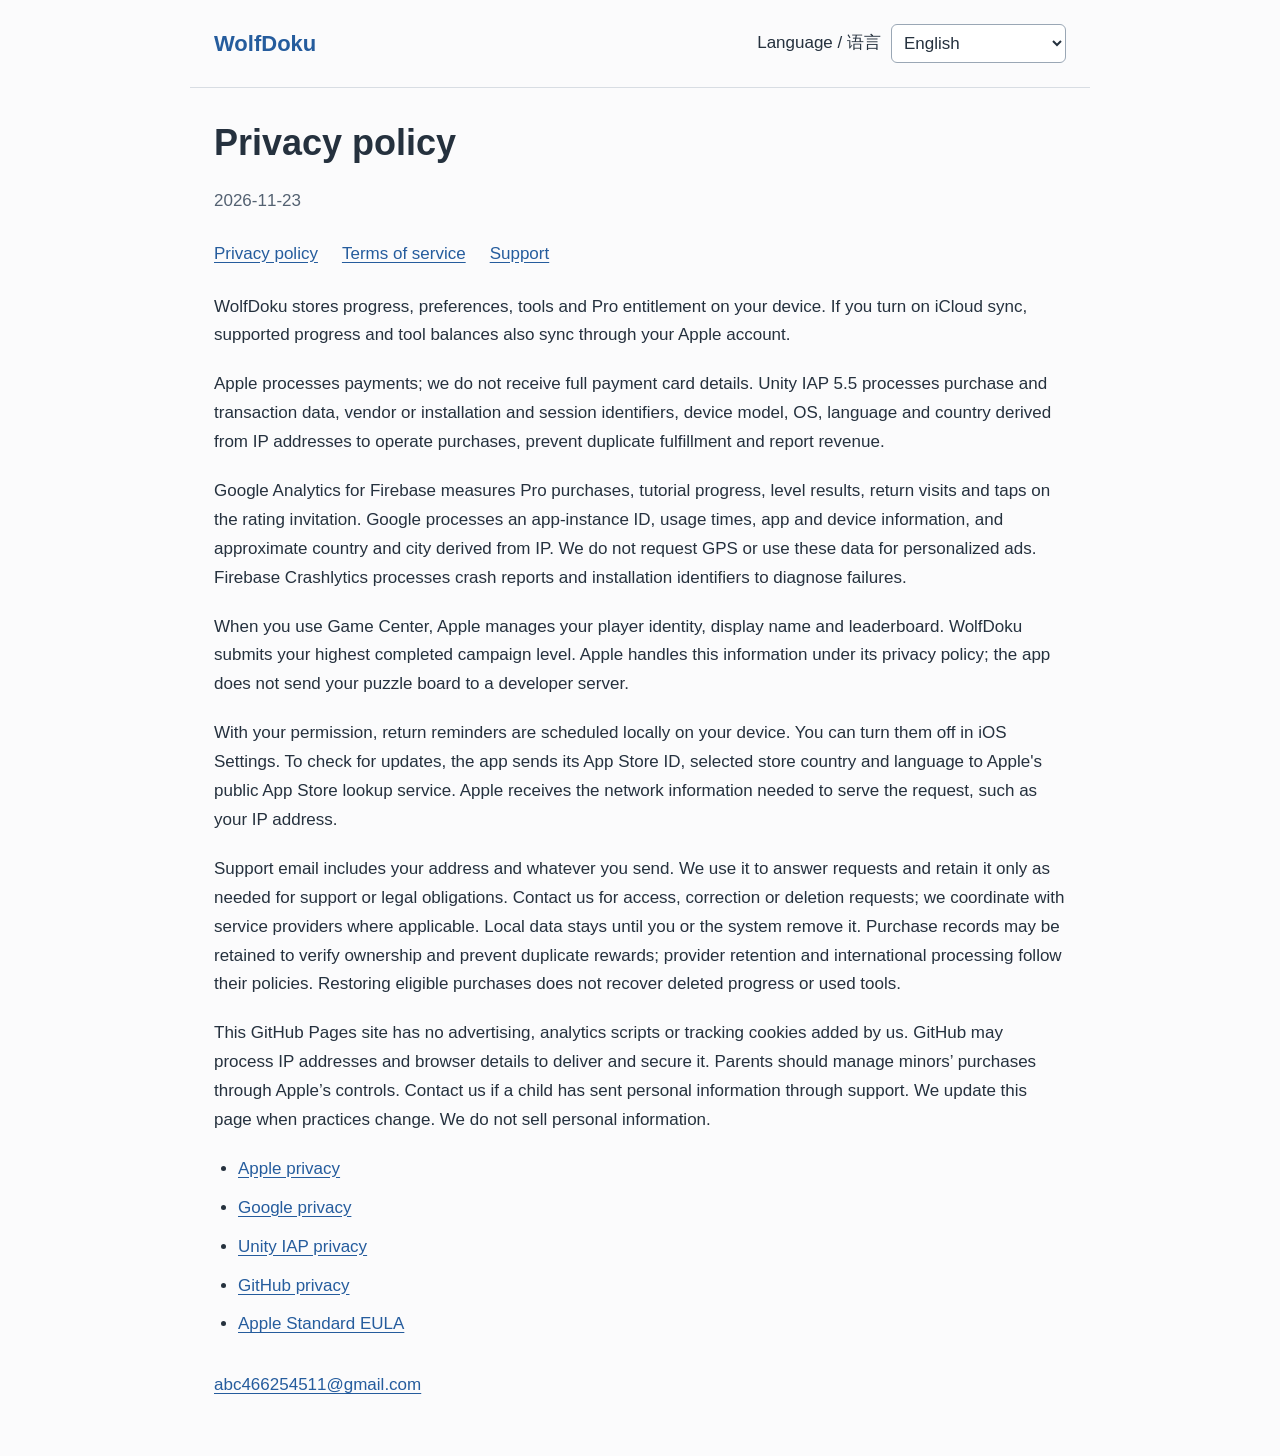
<file: wolfdoku/privacy.html>
<!doctype html>
<html lang="en"><head><meta charset="utf-8"><meta name="viewport" content="width=device-width,initial-scale=1">
<title>WolfDoku · Privacy policy</title><meta name="description" content="Official WolfDoku privacy, terms and support.">
<link rel="stylesheet" href="style.css"></head><body><header><a href="index.html">WolfDoku</a>
<label>Language / 语言 <select id="language" aria-label="Language / 语言"><option value="en">English</option><option value="zh-Hans">简体中文</option><option value="zh-Hant">繁體中文</option><option value="ja">日本語</option><option value="de">Deutsch</option><option value="fr">Français</option><option value="es">Español</option><option value="ko">한국어</option><option value="pt-BR">Português (Brasil)</option><option value="uk">Українська</option><option value="ru">Русский</option><option value="hi">हिन्दी</option><option value="id">Bahasa Indonesia</option><option value="tr">Türkçe</option><option value="it">Italiano</option><option value="pl">Polski</option><option value="th">ไทย</option><option value="nl">Nederlands</option><option value="vi">Tiếng Việt</option><option value="ar">العربية</option><option value="ms">Bahasa Melayu</option></select></label></header>
<main><section id="en" lang="en" dir="ltr"><h1>Privacy policy</h1><p class="meta">2026-11-23</p><nav class="page-links"><a href="privacy.html#en">Privacy policy</a><a href="terms.html#en">Terms of service</a><a href="support.html#en">Support</a></nav><p>WolfDoku stores progress, preferences, tools and Pro entitlement on your device. If you turn on iCloud sync, supported progress and tool balances also sync through your Apple account.</p><p>Apple processes payments; we do not receive full payment card details. Unity IAP 5.5 processes purchase and transaction data, vendor or installation and session identifiers, device model, OS, language and country derived from IP addresses to operate purchases, prevent duplicate fulfillment and report revenue.</p><p>Google Analytics for Firebase measures Pro purchases, tutorial progress, level results, return visits and taps on the rating invitation. Google processes an app-instance ID, usage times, app and device information, and approximate country and city derived from IP. We do not request GPS or use these data for personalized ads. Firebase Crashlytics processes crash reports and installation identifiers to diagnose failures.</p><p>When you use Game Center, Apple manages your player identity, display name and leaderboard. WolfDoku submits your highest completed campaign level. Apple handles this information under its privacy policy; the app does not send your puzzle board to a developer server.</p><p>With your permission, return reminders are scheduled locally on your device. You can turn them off in iOS Settings. To check for updates, the app sends its App Store ID, selected store country and language to Apple&#x27;s public App Store lookup service. Apple receives the network information needed to serve the request, such as your IP address.</p><p>Support email includes your address and whatever you send. We use it to answer requests and retain it only as needed for support or legal obligations. Contact us for access, correction or deletion requests; we coordinate with service providers where applicable. Local data stays until you or the system remove it. Purchase records may be retained to verify ownership and prevent duplicate rewards; provider retention and international processing follow their policies. Restoring eligible purchases does not recover deleted progress or used tools.</p><p>This GitHub Pages site has no advertising, analytics scripts or tracking cookies added by us. GitHub may process IP addresses and browser details to deliver and secure it. Parents should manage minors’ purchases through Apple’s controls. Contact us if a child has sent personal information through support. We update this page when practices change. We do not sell personal information.</p><ul><li><a href="https://www.apple.com/legal/privacy/">Apple privacy</a></li><li><a href="https://policies.google.com/privacy">Google privacy</a></li><li><a href="https://unity.com/legal/game-player-and-app-user-privacy-policy">Unity IAP privacy</a></li><li><a href="https://docs.github.com/en/site-policy/privacy-policies/github-general-privacy-statement">GitHub privacy</a></li><li><a href="https://www.apple.com/legal/internet-services/itunes/dev/stdeula/">Apple Standard EULA</a></li></ul><address><a dir="ltr" href="mailto:abc466254511@gmail.com">abc466254511@gmail.com</a></address></section><section id="zh-Hans" lang="zh-Hans" dir="ltr"><h1>隐私协议</h1><p class="meta">2026-11-23</p><nav class="page-links"><a href="privacy.html#zh-Hans">隐私协议</a><a href="terms.html#zh-Hans">服务条款</a><a href="support.html#zh-Hans">支持</a></nav><p>WolfDoku 在设备上保存进度、设置、道具和 Pro 权益。开启 iCloud 同步后，支持的进度和道具余额也会通过你的 Apple 账户同步。</p><p>Apple 处理付款，我们不会收到完整银行卡信息。Unity IAP 5.5 会处理购买及交易信息、供应商或安装标识及会话标识、设备型号、系统、语言，以及从 IP 地址推断的国家，用于运行购买服务、防止重复发放和收入报告。</p><p>我们使用 Google Analytics for Firebase 统计 Pro 购买、教学进度、关卡结果、回访及评分邀请点击。Google 处理应用实例标识、使用时间、应用及设备信息，以及根据 IP 推断的大致国家和城市。此功能不请求 GPS，也不将这些数据用于个性化广告。Firebase Crashlytics 处理崩溃报告及安装标识，用于排查故障。</p><p>使用 Game Center 时，Apple 管理玩家身份、显示名称和排行榜。WolfDoku 提交主线最高已通关关卡。Apple 按其隐私政策处理这些信息；应用不会把你的棋盘发送到开发者服务器。</p><p>在你允许通知后，回访提醒会由设备本地安排，你可在 iOS 设置中关闭。为检查更新，应用会向 Apple 的公开 App Store 查询服务发送应用的商店 ID、所选商店国家和语言。Apple 会接收处理请求所需的网络信息，例如 IP 地址。</p><p>支持邮件包含你的邮箱地址及主动发送的内容，仅用于回复和排查，并在支持或法律义务所需期间保留。可通过下方邮箱提出访问、更正或删除请求；适用时我们会协调服务提供方处理。本地数据保留到你或系统删除。购买记录可能为验证权益和防止重复赠礼而保留；提供方的保留期限及跨境处理以其政策为准。恢复符合条件的购买不能恢复已删除进度或已消耗道具。</p><p>本 GitHub Pages 网站没有我们添加的广告、分析脚本或追踪 Cookie。GitHub 可能处理 IP 地址、浏览器等技术信息，以提供和保护网站。未成年人的购买应由监护人通过 Apple 控制管理；如儿童通过支持邮件提交了个人信息，请联系我们处理。数据做法变化时会更新本页。我们不出售个人信息。</p><ul><li><a href="https://www.apple.com/legal/privacy/">Apple privacy</a></li><li><a href="https://policies.google.com/privacy">Google privacy</a></li><li><a href="https://unity.com/legal/game-player-and-app-user-privacy-policy">Unity IAP privacy</a></li><li><a href="https://docs.github.com/en/site-policy/privacy-policies/github-general-privacy-statement">GitHub privacy</a></li><li><a href="https://www.apple.com/legal/internet-services/itunes/dev/stdeula/">Apple Standard EULA</a></li></ul><address><a dir="ltr" href="mailto:abc466254511@gmail.com">abc466254511@gmail.com</a></address></section><section id="zh-Hant" lang="zh-Hant" dir="ltr"><h1>隱私協議</h1><p class="meta">2026-11-23</p><nav class="page-links"><a href="privacy.html#zh-Hant">隱私協議</a><a href="terms.html#zh-Hant">服務條款</a><a href="support.html#zh-Hant">支援</a></nav><p>WolfDoku 在裝置上儲存進度、設定、道具和 Pro 權益。開啟 iCloud 同步後，支援的進度和道具餘額也會透過你的 Apple 帳號同步。</p><p>Apple 處理付款，我們不會收到完整銀行卡資料。Unity IAP 5.5 會處理購買及交易資訊、供應商或安裝識別碼及工作階段識別碼、裝置型號、系統、語言，以及從 IP 位址推斷的國家，用於運作購買服務、防止重複發放及收入報告。</p><p>我們使用 Google Analytics for Firebase 統計 Pro 購買、教學進度、關卡結果、回訪及評分邀請點擊。Google 處理應用程式執行個體識別碼、使用時間、應用程式及裝置資訊，以及依 IP 推估的國家和城市。此功能不要求 GPS，也不將這些資料用於個人化廣告。Firebase Crashlytics 處理當機報告與安裝識別碼，以協助修正問題。</p><p>使用 Game Center 時，Apple 管理玩家身分、顯示名稱及排行榜。WolfDoku 提交主線最高已通關關卡。Apple 依其隱私政策處理這些資料；應用程式不會將棋盤傳送至開發者伺服器。</p><p>經你授權，返回遊戲的提醒會在你的裝置本機安排。你可以在 iOS 設定中關閉這些提醒。為了檢查更新，App 會將自身的 App Store ID、所選商店國家和語言傳送至 Apple 的公開 App Store 查詢服務。Apple 會接收處理該請求所需的網路資訊，例如你的 IP 位址。</p><p>支援郵件包含你的電郵地址及主動傳送的內容，僅用於回覆與排查，並在支援或法律義務所需期間保留。可透過下方電郵提出存取、更正或刪除要求；適用時我們會協調服務提供者處理。本機資料保留至你或系統刪除。購買紀錄可能為驗證權益及防止重複贈禮而保留；提供者的保留期限及跨境處理依其政策。恢復符合條件的購買無法恢復已刪除進度或已消耗道具。</p><p>本 GitHub Pages 網站沒有我們加入的廣告、分析程式或追蹤 Cookie。GitHub 可能處理 IP 位址及瀏覽器等技術資料以提供和保護網站。未成年人的購買應由監護人透過 Apple 控制管理；若兒童透過支援郵件提交個人資料，請聯絡我們。做法改變時會更新本頁。我們不出售個人資料。</p><ul><li><a href="https://www.apple.com/legal/privacy/">Apple privacy</a></li><li><a href="https://policies.google.com/privacy">Google privacy</a></li><li><a href="https://unity.com/legal/game-player-and-app-user-privacy-policy">Unity IAP privacy</a></li><li><a href="https://docs.github.com/en/site-policy/privacy-policies/github-general-privacy-statement">GitHub privacy</a></li><li><a href="https://www.apple.com/legal/internet-services/itunes/dev/stdeula/">Apple Standard EULA</a></li></ul><address><a dir="ltr" href="mailto:abc466254511@gmail.com">abc466254511@gmail.com</a></address></section><section id="ja" lang="ja" dir="ltr"><h1>プライバシーポリシー</h1><p class="meta">2026-11-23</p><nav class="page-links"><a href="privacy.html#ja">プライバシーポリシー</a><a href="terms.html#ja">利用規約</a><a href="support.html#ja">サポート</a></nav><p>進行状況、設定、アイテムと Pro の購入状態は端末に保存されます。iCloud 同期を有効にすると、対応する進行状況とアイテム残高が Apple アカウントで同期されます。</p><p>決済は Apple が処理し、当方はカード情報全体を受け取りません。Unity IAP 5.5 は購入・取引情報、ベンダーまたはインストールおよびセッション識別子、機種、OS、言語、IP から推定する国を処理し、購入サービス、重複付与の防止、収益報告に使用します。</p><p>Google Analytics for Firebase で Pro の購入、チュートリアル、ステージの結果、再訪、評価ボタンのタップを集計します。Google はアプリインスタンス ID、利用時刻、アプリと端末の情報、IP から推定した国と都市を処理します。GPS は要求せず、パーソナライズ広告にも使用しません。Firebase Crashlytics は障害修正のためにクラッシュレポートとインストール ID を処理します。</p><p>Game Center 利用時のプレイヤー識別情報、表示名、ランキングは Apple が管理します。WolfDoku はメインステージの最高クリア番号を送信します。Apple のプライバシーポリシーが適用され、盤面を開発者サーバーへ送信することはありません。</p><p>お客様の許可を得た場合、ゲームへの復帰を促すリマインダーはお使いのデバイス上でローカルにスケジュールされます。これらのリマインダーは iOS の「設定」で無効にできます。アップデートを確認するため、アプリは自身の App Store ID、選択されたストアの国と言語を Apple の公開 App Store 検索サービスに送信します。Apple は、IP アドレスなど、リクエストの処理に必要なネットワーク情報を受け取ります。</p><p>サポートメールのアドレスと送信内容は対応に使用し、対応や法的義務に必要な期間のみ保管します。開示、訂正、削除は下記へご相談ください。必要に応じ提供元と連携します。端末データは利用者またはシステムが削除するまで残ります。購入記録は権利確認や重複特典の防止のため保持される場合があります。提供元の保存と国際的な処理は各方針に従います。購入の復元では削除済みの進行状況や消費済みアイテムは戻りません。</p><p>この GitHub Pages サイトに当方が設置した広告、分析スクリプト、追跡 Cookie はありません。GitHub は配信と保護のため IP やブラウザー情報を処理する場合があります。未成年者の購入は保護者が Apple の機能で管理してください。子どもがメールで個人情報を送った場合はご連絡ください。取り扱い変更時に更新します。個人情報を販売しません。</p><ul><li><a href="https://www.apple.com/legal/privacy/">Apple privacy</a></li><li><a href="https://policies.google.com/privacy">Google privacy</a></li><li><a href="https://unity.com/legal/game-player-and-app-user-privacy-policy">Unity IAP privacy</a></li><li><a href="https://docs.github.com/en/site-policy/privacy-policies/github-general-privacy-statement">GitHub privacy</a></li><li><a href="https://www.apple.com/legal/internet-services/itunes/dev/stdeula/">Apple Standard EULA</a></li></ul><address><a dir="ltr" href="mailto:abc466254511@gmail.com">abc466254511@gmail.com</a></address></section><section id="de" lang="de" dir="ltr"><h1>Datenschutzerklärung</h1><p class="meta">2026-11-23</p><nav class="page-links"><a href="privacy.html#de">Datenschutzerklärung</a><a href="terms.html#de">Nutzungsbedingungen</a><a href="support.html#de">Support</a></nav><p>WolfDoku speichert Fortschritt, Einstellungen, Werkzeuge und Pro-Status auf deinem Gerät. Bei aktivierter iCloud-Synchronisierung werden unterstützte Fortschritte und Werkzeugbestände über dein Apple-Konto abgeglichen.</p><p>Apple verarbeitet Zahlungen; wir erhalten keine vollständigen Kartendaten. Unity IAP 5.5 verarbeitet Kauf- und Transaktionsdaten, Anbieter- oder Installations- und Sitzungskennungen, Gerätemodell, Betriebssystem, Sprache und ein aus der IP-Adresse abgeleitetes Land für Käufe, die Vermeidung doppelter Gutschriften und Umsatzberichte.</p><p>Google Analytics for Firebase erfasst Pro-Käufe, Lernfortschritt, Spielergebnisse, Rückkehr und Klicks auf die Bewertungseinladung. Google verarbeitet App-Instanz-ID, Nutzungszeiten, App- und Gerätedaten sowie das anhand der IP geschätzte Land und die Stadt. GPS und personalisierte Werbung werden dafür nicht verwendet. Firebase Crashlytics verarbeitet Absturzberichte und Installationskennungen zur Fehlerbehebung.</p><p>Bei Game Center verwaltet Apple Spieleridentität, Anzeigenamen und Rangliste. WolfDoku übermittelt das höchste abgeschlossene Kampagnenlevel. Apples Datenschutzerklärung gilt; dein Spielfeld wird nicht an einen Entwicklerserver gesendet.</p><p>Mit deiner Zustimmung werden Erinnerungen daran, zum Spiel zurückzukehren, lokal auf deinem Gerät geplant. Du kannst sie in den iOS-Einstellungen deaktivieren. Um nach Updates zu suchen, sendet die App ihre App Store-ID, das ausgewählte Store-Land und die Sprache an den öffentlichen App Store-Abfragedienst von Apple. Apple erhält die für die Bearbeitung der Anfrage erforderlichen Netzwerkinformationen, beispielsweise deine IP-Adresse.</p><p>Support-E-Mails enthalten deine Adresse und freiwillige Angaben. Wir verwenden sie zur Bearbeitung und bewahren sie nur für Support oder gesetzliche Pflichten auf. Wende dich für Auskunft, Berichtigung oder Löschung an uns; gegebenenfalls koordinieren wir mit Dienstleistern. Lokale Daten bleiben bis zur Löschung durch dich oder das System. Kaufaufzeichnungen können zur Rechteprüfung und Vermeidung doppelter Geschenke verbleiben. Aufbewahrung und internationale Verarbeitung der Anbieter richten sich nach deren Richtlinien. Käufe wiederherstellen stellt keinen gelöschten Fortschritt oder verbrauchte Werkzeuge wieder her.</p><p>Diese GitHub-Pages-Seite enthält keine von uns hinzugefügten Werbe-, Analyse- oder Tracking-Cookies. GitHub kann IP- und Browserdaten für Auslieferung und Sicherheit verarbeiten. Erziehungsberechtigte sollten Käufe Minderjähriger über Apple verwalten. Melde uns persönliche Angaben von Kindern in Support-Mails. Änderungen veröffentlichen wir hier. Wir verkaufen keine personenbezogenen Daten.</p><ul><li><a href="https://www.apple.com/legal/privacy/">Apple privacy</a></li><li><a href="https://policies.google.com/privacy">Google privacy</a></li><li><a href="https://unity.com/legal/game-player-and-app-user-privacy-policy">Unity IAP privacy</a></li><li><a href="https://docs.github.com/en/site-policy/privacy-policies/github-general-privacy-statement">GitHub privacy</a></li><li><a href="https://www.apple.com/legal/internet-services/itunes/dev/stdeula/">Apple Standard EULA</a></li></ul><address><a dir="ltr" href="mailto:abc466254511@gmail.com">abc466254511@gmail.com</a></address></section><section id="fr" lang="fr" dir="ltr"><h1>Politique de confidentialité</h1><p class="meta">2026-11-23</p><nav class="page-links"><a href="privacy.html#fr">Politique de confidentialité</a><a href="terms.html#fr">Conditions d’utilisation</a><a href="support.html#fr">Assistance</a></nav><p>La progression, les réglages, les outils et le statut Pro sont stockés sur l’appareil. Si vous activez iCloud, la progression et les soldes d’outils compatibles sont synchronisés via votre compte Apple.</p><p>Apple traite les paiements ; nous ne recevons pas les coordonnées complètes de votre carte. Unity IAP 5.5 traite achats, transactions, identifiants de fournisseur ou d’installation et de session, modèle, système, langue et pays estimé à partir de l’IP pour assurer les achats, éviter les doubles crédits et établir les revenus.</p><p>Google Analytics for Firebase mesure les achats Pro, le tutoriel, les résultats des niveaux, les retours et les clics sur l’invitation à noter le jeu. Google traite un identifiant d’instance, les horaires d’utilisation, des informations sur l’app et l’appareil ainsi que le pays et la ville estimés à partir de l’IP. Cette fonction ne demande pas le GPS et ne sert pas à la publicité personnalisée. Firebase Crashlytics traite les rapports de plantage et identifiants d’installation pour corriger les erreurs.</p><p>Avec Game Center, Apple gère identité, pseudonyme et classement. WolfDoku transmet le plus haut niveau de campagne terminé. La politique Apple s’applique ; le plateau n’est pas envoyé à un serveur du développeur.</p><p>Avec votre autorisation, les rappels pour reprendre le jeu sont programmés localement sur votre appareil. Vous pouvez les désactiver dans les réglages d’iOS. Pour vérifier les mises à jour, l’application envoie son identifiant App Store, le pays de la boutique sélectionné et la langue au service public de recherche App Store d’Apple. Apple reçoit les informations réseau nécessaires au traitement de la demande, telles que votre adresse IP.</p><p>Les e-mails d’assistance contiennent votre adresse et vos renseignements volontaires, utilisés pour répondre et conservés selon les besoins d’assistance ou les obligations légales. Contactez-nous pour l’accès, la rectification ou l’effacement ; nous coordonnons avec les prestataires si nécessaire. Les données locales restent jusqu’à leur suppression par vous ou le système. Les achats peuvent être conservés pour vérifier les droits et éviter les cadeaux en double. Conservation et traitement international des prestataires suivent leurs politiques. Restaurer un achat ne récupère ni progression supprimée ni outils consommés.</p><p>Ce site GitHub Pages n’a ni publicité, ni scripts d’analyse, ni cookies de suivi ajoutés par nous. GitHub peut traiter l’IP et le navigateur pour fournir et protéger le site. Les responsables légaux doivent gérer les achats des mineurs via Apple. Signalez les données d’un enfant envoyées à l’assistance. Cette page évoluera avec nos pratiques. Nous ne vendons pas de données personnelles.</p><ul><li><a href="https://www.apple.com/legal/privacy/">Apple privacy</a></li><li><a href="https://policies.google.com/privacy">Google privacy</a></li><li><a href="https://unity.com/legal/game-player-and-app-user-privacy-policy">Unity IAP privacy</a></li><li><a href="https://docs.github.com/en/site-policy/privacy-policies/github-general-privacy-statement">GitHub privacy</a></li><li><a href="https://www.apple.com/legal/internet-services/itunes/dev/stdeula/">Apple Standard EULA</a></li></ul><address><a dir="ltr" href="mailto:abc466254511@gmail.com">abc466254511@gmail.com</a></address></section><section id="es" lang="es" dir="ltr"><h1>Política de privacidad</h1><p class="meta">2026-11-23</p><nav class="page-links"><a href="privacy.html#es">Política de privacidad</a><a href="terms.html#es">Términos del servicio</a><a href="support.html#es">Soporte</a></nav><p>El progreso, los ajustes, las herramientas y el estado Pro se guardan en el dispositivo. Al activar iCloud, los datos de progreso y los saldos de herramientas compatibles se sincronizan con tu cuenta de Apple.</p><p>Apple procesa los pagos; no recibimos los datos completos de tu tarjeta. Unity IAP 5.5 procesa compras, transacciones, identificadores de proveedor o instalación y de sesión, modelo, sistema, idioma y país estimado mediante IP para operar compras, evitar entregas duplicadas e informar ingresos.</p><p>Google Analytics for Firebase mide compras Pro, tutorial, resultados de niveles, visitas posteriores y toques en la invitación a puntuar. Google procesa un identificador de instancia, tiempos de uso, datos de la app y del dispositivo, y país y ciudad aproximados según la IP. No se solicita GPS ni se utilizan estos datos para anuncios personalizados. Firebase Crashlytics procesa informes de fallos e identificadores de instalación para corregir errores.</p><p>Al usar Game Center, Apple gestiona identidad, alias y clasificación. WolfDoku envía el mayor nivel de campaña completado. Se aplica la política Apple; no se envía el tablero a un servidor del desarrollador.</p><p>Con tu permiso, los recordatorios para volver al juego se programan localmente en tu dispositivo. Puedes desactivarlos en Ajustes de iOS. Para comprobar si hay actualizaciones, la aplicación envía su ID de App Store, el país de la tienda seleccionado y el idioma al servicio público de consulta de App Store de Apple. Apple recibe la información de red necesaria para atender la solicitud, como tu dirección IP.</p><p>Los correos de soporte incluyen tu dirección y lo que decidas enviar. Se usan para atender solicitudes y se conservan lo necesario para soporte u obligaciones legales. Puedes pedir acceso, corrección o eliminación; coordinaremos con proveedores cuando corresponda. Los datos locales permanecen hasta que tú o el sistema los borréis. Los registros de compra pueden conservarse para verificar derechos y evitar regalos duplicados. La conservación y el tratamiento internacional de proveedores siguen sus políticas. Restaurar compras no recupera progreso borrado ni herramientas consumidas.</p><p>Este sitio GitHub Pages no incluye anuncios, scripts analíticos ni cookies de seguimiento añadidos por nosotros. GitHub puede procesar IP y navegador para servir y proteger el sitio. Los tutores deben gestionar compras de menores mediante Apple. Contacta si un menor envió datos personales a soporte. Actualizaremos esta página al cambiar las prácticas. No vendemos datos personales.</p><ul><li><a href="https://www.apple.com/legal/privacy/">Apple privacy</a></li><li><a href="https://policies.google.com/privacy">Google privacy</a></li><li><a href="https://unity.com/legal/game-player-and-app-user-privacy-policy">Unity IAP privacy</a></li><li><a href="https://docs.github.com/en/site-policy/privacy-policies/github-general-privacy-statement">GitHub privacy</a></li><li><a href="https://www.apple.com/legal/internet-services/itunes/dev/stdeula/">Apple Standard EULA</a></li></ul><address><a dir="ltr" href="mailto:abc466254511@gmail.com">abc466254511@gmail.com</a></address></section><section id="ko" lang="ko" dir="ltr"><h1>개인정보 처리방침</h1><p class="meta">2026-11-23</p><nav class="page-links"><a href="privacy.html#ko">개인정보 처리방침</a><a href="terms.html#ko">이용 약관</a><a href="support.html#ko">지원</a></nav><p>진행 상황, 설정, 도구 및 Pro 이용 권한은 기기에 저장됩니다. iCloud를 켜면 지원되는 진행 상황과 도구 잔액이 Apple 계정을 통해 동기화됩니다.</p><p>Apple이 결제를 처리하며 당사는 전체 카드 정보를 받지 않습니다. Unity IAP 5.5는 구매와 거래 정보, 공급업체 또는 설치 및 세션 식별자, 기기 모델, OS, 언어와 IP에서 추정한 국가를 구매 운영, 중복 지급 방지와 수익 보고에 사용합니다.</p><p>Google Analytics for Firebase로 Pro 구매, 튜토리얼 진행, 레벨 결과, 재방문 및 평가 안내 버튼 누름을 집계합니다. Google은 앱 인스턴스 ID, 사용 시간, 앱 및 기기 정보, IP로 추정한 국가와 도시를 처리합니다. GPS를 요청하거나 이 정보를 개인 맞춤 광고에 사용하지 않습니다. Firebase Crashlytics는 오류 수정을 위해 충돌 보고서와 설치 ID를 처리합니다.</p><p>Game Center 사용 시 Apple이 플레이어 ID, 표시 이름과 순위표를 관리합니다. WolfDoku는 완료한 최고 캠페인 레벨을 제출합니다. Apple 개인정보 정책이 적용되며 퍼즐 보드를 개발자 서버로 보내지 않습니다.</p><p>사용자가 허용하면 게임 복귀 알림은 기기에서 로컬로 예약됩니다. 이 알림은 iOS 설정에서 끌 수 있습니다. 업데이트를 확인하기 위해 앱은 자체 App Store ID, 선택한 스토어 국가 및 언어를 Apple의 공개 App Store 조회 서비스로 전송합니다. Apple은 요청을 처리하는 데 필요한 IP 주소 등의 네트워크 정보를 수신합니다.</p><p>지원 이메일에는 주소와 자발적으로 보낸 내용이 포함됩니다. 문의 응대에 사용하고 지원 또는 법적 의무에 필요한 동안만 보관합니다. 열람, 정정, 삭제는 아래로 요청할 수 있으며 필요한 경우 제공업체와 협의합니다. 로컬 데이터는 사용자나 시스템이 삭제할 때까지 유지됩니다. 구매 기록은 권한 확인과 중복 선물 방지를 위해 보관될 수 있습니다. 제공업체의 보관 및 국제 처리는 각 정책에 따릅니다. 구매 복원은 삭제된 진행 상황이나 사용한 도구를 복원하지 않습니다.</p><p>이 GitHub Pages 사이트에는 당사가 추가한 광고, 분석 스크립트나 추적 쿠키가 없습니다. GitHub는 사이트 제공과 보안을 위해 IP와 브라우저 정보를 처리할 수 있습니다. 보호자는 Apple 제어로 미성년자의 구매를 관리해야 합니다. 어린이가 지원 메일로 개인정보를 보낸 경우 연락해 주세요. 관행 변경 시 이 페이지를 갱신합니다. 개인정보를 판매하지 않습니다.</p><ul><li><a href="https://www.apple.com/legal/privacy/">Apple privacy</a></li><li><a href="https://policies.google.com/privacy">Google privacy</a></li><li><a href="https://unity.com/legal/game-player-and-app-user-privacy-policy">Unity IAP privacy</a></li><li><a href="https://docs.github.com/en/site-policy/privacy-policies/github-general-privacy-statement">GitHub privacy</a></li><li><a href="https://www.apple.com/legal/internet-services/itunes/dev/stdeula/">Apple Standard EULA</a></li></ul><address><a dir="ltr" href="mailto:abc466254511@gmail.com">abc466254511@gmail.com</a></address></section><section id="pt-BR" lang="pt-BR" dir="ltr"><h1>Política de privacidade</h1><p class="meta">2026-11-23</p><nav class="page-links"><a href="privacy.html#pt-BR">Política de privacidade</a><a href="terms.html#pt-BR">Termos de serviço</a><a href="support.html#pt-BR">Suporte</a></nav><p>O progresso, os ajustes, as ferramentas e o status Pro ficam no dispositivo. Ao ativar o iCloud, o progresso e os saldos de ferramentas compatíveis são sincronizados pela sua conta Apple.</p><p>A Apple processa pagamentos; não recebemos dados completos do cartão. Unity IAP 5.5 processa compras, transações, identificadores de fornecedor ou instalação e sessão, modelo, sistema, idioma e país estimado pelo IP para operar compras, evitar créditos duplicados e informar receitas.</p><p>O Google Analytics for Firebase mede compras Pro, tutorial, resultados das fases, retornos e toques no convite para avaliar. O Google processa um identificador da instância, horários de uso, informações do app e do dispositivo, além do país e da cidade estimados pelo IP. Não solicita GPS nem usa esses dados em anúncios personalizados. O Firebase Crashlytics processa relatórios de falha e identificadores de instalação para corrigir erros.</p><p>No Game Center, a Apple gerencia identidade, nome público e classificação. WolfDoku envia a maior fase de campanha concluída. Aplica-se a política Apple; o tabuleiro não é enviado a um servidor do desenvolvedor.</p><p>Com sua permissão, os lembretes para voltar ao jogo são agendados localmente no seu dispositivo. Você pode desativá-los nos Ajustes do iOS. Para verificar se há atualizações, o aplicativo envia seu ID da App Store, o país da loja selecionado e o idioma ao serviço público de consulta da App Store da Apple. A Apple recebe as informações de rede necessárias para atender à solicitação, como seu endereço IP.</p><p>E-mails de suporte incluem seu endereço e informações voluntárias, usados para atender solicitações e mantidos pelo tempo necessário ao suporte ou a obrigações legais. Peça acesso, correção ou exclusão pelo contato abaixo; coordenamos com prestadores quando aplicável. Dados locais permanecem até você ou o sistema apagá-los. Registros de compra podem ser mantidos para verificar direitos e impedir presentes duplicados. Retenção e tratamento internacional de prestadores seguem suas políticas. Restaurar compras não recupera progresso excluído ou ferramentas consumidas.</p><p>Este site GitHub Pages não tem anúncios, scripts de análise nem cookies de rastreamento adicionados por nós. GitHub pode tratar IP e navegador para fornecer e proteger o site. Responsáveis devem gerenciar compras de menores com controles Apple. Avise se uma criança enviou dados pessoais ao suporte. Atualizamos esta página quando as práticas mudarem. Não vendemos dados pessoais.</p><ul><li><a href="https://www.apple.com/legal/privacy/">Apple privacy</a></li><li><a href="https://policies.google.com/privacy">Google privacy</a></li><li><a href="https://unity.com/legal/game-player-and-app-user-privacy-policy">Unity IAP privacy</a></li><li><a href="https://docs.github.com/en/site-policy/privacy-policies/github-general-privacy-statement">GitHub privacy</a></li><li><a href="https://www.apple.com/legal/internet-services/itunes/dev/stdeula/">Apple Standard EULA</a></li></ul><address><a dir="ltr" href="mailto:abc466254511@gmail.com">abc466254511@gmail.com</a></address></section><section id="uk" lang="uk" dir="ltr"><h1>Політика конфіденційності</h1><p class="meta">2026-11-23</p><nav class="page-links"><a href="privacy.html#uk">Політика конфіденційності</a><a href="terms.html#uk">Умови користування</a><a href="support.html#uk">Підтримка</a></nav><p>Прогрес, налаштування, інструменти та статус Pro зберігаються на пристрої. Якщо ввімкнути iCloud, підтримувані дані прогресу й залишки інструментів синхронізуються через обліковий запис Apple.</p><p>Платежі обробляє Apple; ми не отримуємо повних даних картки. Unity IAP 5.5 обробляє покупки, транзакції, ідентифікатори постачальника або встановлення й сеансу, модель, ОС, мову та країну за IP для покупок, запобігання повторному нарахуванню та звітів про дохід.</p><p>Google Analytics for Firebase вимірює покупки Pro, проходження навчання, результати рівнів, повторні візити та натискання запрошення оцінити гру. Google обробляє ідентифікатор примірника застосунку, час використання, дані застосунку й пристрою та приблизні країну й місто за IP. GPS не запитується, дані не використовуються для персоналізованої реклами. Firebase Crashlytics обробляє звіти про збої та ідентифікатори встановлення для виправлення помилок.</p><p>У Game Center Apple керує ідентичністю гравця, іменем і рейтингом. WolfDoku надсилає найвищий завершений рівень кампанії. Діє політика Apple; поле головоломки не передається на сервер розробника.</p><p>З вашого дозволу нагадування про повернення до гри плануються локально на вашому пристрої. Ви можете вимкнути їх у налаштуваннях iOS. Щоб перевірити наявність оновлень, застосунок надсилає свій App Store ID, вибрану країну магазину та мову до публічного сервісу пошуку App Store від Apple. Apple отримує мережеву інформацію, необхідну для обробки запиту, зокрема вашу IP-адресу.</p><p>Листи підтримки містять адресу та добровільно надані відомості. Ми використовуємо їх для відповіді й зберігаємо лише за потреби підтримки чи закону. Звертайтеся щодо доступу, виправлення або видалення; за потреби залучимо постачальників. Локальні дані залишаються до видалення вами чи системою. Покупки можуть зберігатися для перевірки прав і запобігання повторним подарункам. Строки та міжнародна обробка постачальників визначаються їхніми політиками. Відновлення покупки не повертає стертий прогрес чи витрачені інструменти.</p><p>На сайті GitHub Pages немає доданих нами реклами, аналітичних сценаріїв чи відстежувальних cookie. GitHub може обробляти IP та браузер для роботи й захисту сайту. Опікунам слід керувати покупками дітей засобами Apple. Повідомте про особисті дані дитини в листах підтримки. Зміни практик відобразимо тут. Особисті дані не продаємо.</p><ul><li><a href="https://www.apple.com/legal/privacy/">Apple privacy</a></li><li><a href="https://policies.google.com/privacy">Google privacy</a></li><li><a href="https://unity.com/legal/game-player-and-app-user-privacy-policy">Unity IAP privacy</a></li><li><a href="https://docs.github.com/en/site-policy/privacy-policies/github-general-privacy-statement">GitHub privacy</a></li><li><a href="https://www.apple.com/legal/internet-services/itunes/dev/stdeula/">Apple Standard EULA</a></li></ul><address><a dir="ltr" href="mailto:abc466254511@gmail.com">abc466254511@gmail.com</a></address></section><section id="ru" lang="ru" dir="ltr"><h1>Политика конфиденциальности</h1><p class="meta">2026-11-23</p><nav class="page-links"><a href="privacy.html#ru">Политика конфиденциальности</a><a href="terms.html#ru">Условия использования</a><a href="support.html#ru">Поддержка</a></nav><p>Прогресс, настройки, инструменты и статус Pro хранятся на устройстве. При включении iCloud поддерживаемые данные прогресса и остатки инструментов синхронизируются через учётную запись Apple.</p><p>Платежи обрабатывает Apple; полные данные карты мы не получаем. Unity IAP 5.5 обрабатывает покупки, транзакции, идентификаторы поставщика или установки и сеанса, модель, ОС, язык и страну по IP для покупок, защиты от повторных начислений и отчётов о доходе.</p><p>Google Analytics for Firebase измеряет покупки Pro, прохождение обучения, результаты уровней, повторные посещения и нажатия на приглашение оценить игру. Google обрабатывает идентификатор экземпляра приложения, время использования, данные приложения и устройства, а также примерные страну и город по IP. GPS не запрашивается, данные не используются для персонализированной рекламы. Firebase Crashlytics обрабатывает отчёты о сбоях и идентификаторы установки для исправления ошибок.</p><p>В Game Center Apple управляет идентификатором игрока, именем и рейтингом. WolfDoku отправляет наивысший пройденный уровень кампании. Действует политика Apple; игровое поле не передаётся на сервер разработчика.</p><p>С вашего разрешения напоминания о возвращении в игру планируются локально на вашем устройстве. Вы можете отключить их в настройках iOS. Чтобы проверить наличие обновлений, приложение отправляет свой App Store ID, выбранную страну магазина и язык в общедоступный сервис поиска App Store от Apple. Apple получает сетевые данные, необходимые для обработки запроса, например ваш IP-адрес.</p><p>Письма поддержки содержат адрес и добровольно присланные сведения. Мы используем их для ответа и храним только для поддержки или выполнения закона. По вопросам доступа, исправления или удаления обращайтесь к нам; при необходимости подключим поставщиков. Локальные данные остаются до удаления вами или системой. Записи покупок могут храниться для проверки прав и защиты от повторных подарков. Сроки хранения и международная обработка поставщиков определяются их политиками. Восстановление покупки не возвращает удалённый прогресс и потраченные инструменты.</p><p>На сайте GitHub Pages нет добавленных нами рекламы, аналитических скриптов и следящих cookie. GitHub может обрабатывать IP и сведения браузера для работы и защиты сайта. Опекунам следует управлять покупками детей средствами Apple. Сообщите, если ребёнок отправил личные данные поддержке. При изменениях обновим страницу. Персональные данные не продаём.</p><ul><li><a href="https://www.apple.com/legal/privacy/">Apple privacy</a></li><li><a href="https://policies.google.com/privacy">Google privacy</a></li><li><a href="https://unity.com/legal/game-player-and-app-user-privacy-policy">Unity IAP privacy</a></li><li><a href="https://docs.github.com/en/site-policy/privacy-policies/github-general-privacy-statement">GitHub privacy</a></li><li><a href="https://www.apple.com/legal/internet-services/itunes/dev/stdeula/">Apple Standard EULA</a></li></ul><address><a dir="ltr" href="mailto:abc466254511@gmail.com">abc466254511@gmail.com</a></address></section><section id="hi" lang="hi" dir="ltr"><h1>गोपनीयता नीति</h1><p class="meta">2026-11-23</p><nav class="page-links"><a href="privacy.html#hi">गोपनीयता नीति</a><a href="terms.html#hi">सेवा की शर्तें</a><a href="support.html#hi">सहायता</a></nav><p>प्रगति, सेटिंग, टूल और Pro की स्थिति आपके डिवाइस पर सहेजे जाते हैं। iCloud चालू करने पर समर्थित प्रगति और टूल की शेष संख्या आपके Apple खाते से सिंक होती है।</p><p>भुगतान Apple संभालता है; हमें कार्ड का पूरा विवरण नहीं मिलता। Unity IAP 5.5 खरीद और लेनदेन, विक्रेता या इंस्टॉलेशन तथा सत्र पहचानकर्ता, डिवाइस मॉडल, OS, भाषा और IP से अनुमानित देश को खरीद सेवा, दोहरे लाभ रोकने और आय रिपोर्ट के लिए संसाधित करता है।</p><p>Google Analytics for Firebase से Pro खरीद, ट्यूटोरियल, स्तर के नतीजे, दोबारा खेलने और रेटिंग के निमंत्रण पर टैप की गिनती होती है। Google ऐप इंस्टेंस आईडी, उपयोग का समय, ऐप और डिवाइस की जानकारी और IP से अनुमानित देश व शहर संसाधित करता है। GPS नहीं मांगा जाता और इस डेटा का उपयोग व्यक्तिगत विज्ञापनों के लिए नहीं होता। Firebase Crashlytics त्रुटियां सुधारने के लिए क्रैश रिपोर्ट और इंस्टॉलेशन आईडी संसाधित करता है।</p><p>Game Center उपयोग पर खिलाड़ी पहचान, प्रदर्शित नाम और लीडरबोर्ड Apple संभालता है। WolfDoku अभियान का सबसे ऊँचा पूरा स्तर भेजता है। Apple की नीति लागू है; पहेली बोर्ड डेवलपर सर्वर को नहीं भेजा जाता।</p><p>आपकी अनुमति से, गेम में लौटने के रिमाइंडर आपके डिवाइस पर स्थानीय रूप से शेड्यूल किए जाते हैं। आप इन्हें iOS सेटिंग्स में बंद कर सकते हैं। अपडेट जाँचने के लिए, ऐप अपना App Store ID, चुने गए स्टोर का देश और भाषा Apple की सार्वजनिक App Store लुकअप सेवा को भेजता है। अनुरोध पूरा करने के लिए आवश्यक नेटवर्क जानकारी, जैसे आपका IP पता, Apple को प्राप्त होती है।</p><p>सहायता ईमेल में आपका पता और भेजी गई जानकारी होती है। इसे जवाब देने के लिए और सहायता या कानूनी जरूरत तक रखा जाता है। पहुँच, सुधार या मिटाने के लिए संपर्क करें; जरूरत पर सेवा प्रदाताओं से समन्वय करेंगे। स्थानीय डेटा आपके या सिस्टम द्वारा मिटाए जाने तक रहता है। अधिकार जाँच और दोहरे उपहार रोकने के लिए खरीद रिकॉर्ड रह सकते हैं। प्रदाताओं की अवधि और अंतरराष्ट्रीय प्रक्रिया उनकी नीतियों पर निर्भर है। खरीद बहाली मिट चुकी प्रगति या इस्तेमाल किए टूल वापस नहीं लाती।</p><p>इस GitHub Pages साइट पर हमारे जोड़े विज्ञापन, विश्लेषण स्क्रिप्ट या ट्रैकिंग कुकी नहीं हैं। GitHub सेवा और सुरक्षा के लिए IP और ब्राउज़र विवरण संसाधित कर सकता है। अभिभावक Apple नियंत्रणों से नाबालिगों की खरीद संभालें। बच्चे ने सहायता में निजी जानकारी भेजी हो तो संपर्क करें। प्रक्रिया बदलने पर पृष्ठ अपडेट होगा। हम निजी जानकारी नहीं बेचते।</p><ul><li><a href="https://www.apple.com/legal/privacy/">Apple privacy</a></li><li><a href="https://policies.google.com/privacy">Google privacy</a></li><li><a href="https://unity.com/legal/game-player-and-app-user-privacy-policy">Unity IAP privacy</a></li><li><a href="https://docs.github.com/en/site-policy/privacy-policies/github-general-privacy-statement">GitHub privacy</a></li><li><a href="https://www.apple.com/legal/internet-services/itunes/dev/stdeula/">Apple Standard EULA</a></li></ul><address><a dir="ltr" href="mailto:abc466254511@gmail.com">abc466254511@gmail.com</a></address></section><section id="id" lang="id" dir="ltr"><h1>Kebijakan privasi</h1><p class="meta">2026-11-23</p><nav class="page-links"><a href="privacy.html#id">Kebijakan privasi</a><a href="terms.html#id">Ketentuan layanan</a><a href="support.html#id">Dukungan</a></nav><p>Progres, pengaturan, alat, dan status Pro disimpan di perangkat. Jika iCloud diaktifkan, progres dan saldo alat yang didukung disinkronkan melalui akun Apple Anda.</p><p>Apple memproses pembayaran; kami tidak menerima detail kartu lengkap. Unity IAP 5.5 memproses pembelian, transaksi, pengenal vendor atau instalasi dan sesi, model, OS, bahasa, serta negara perkiraan dari IP untuk menjalankan pembelian, mencegah pemberian ganda, dan melaporkan pendapatan.</p><p>Google Analytics for Firebase mengukur pembelian Pro, tutorial, hasil level, kunjungan kembali dan ketukan pada ajakan memberi nilai. Google memproses ID instance aplikasi, waktu penggunaan, informasi aplikasi dan perangkat, serta perkiraan negara dan kota berdasarkan IP. Fitur ini tidak meminta GPS atau menggunakan data untuk iklan personal. Firebase Crashlytics memproses laporan kerusakan dan ID instalasi untuk memperbaiki masalah.</p><p>Saat menggunakan Game Center, Apple mengelola identitas pemain, nama tampilan, dan papan peringkat. WolfDoku mengirim level kampanye tertinggi yang selesai. Kebijakan Apple berlaku; papan teka-teki tidak dikirim ke server pengembang.</p><p>Dengan izin Anda, pengingat untuk kembali bermain dijadwalkan secara lokal di perangkat Anda. Anda dapat menonaktifkannya melalui Pengaturan iOS. Untuk memeriksa pembaruan, aplikasi mengirimkan ID App Store-nya, negara toko yang dipilih, dan bahasa ke layanan pencarian App Store publik milik Apple. Apple menerima informasi jaringan yang diperlukan untuk melayani permintaan tersebut, seperti alamat IP Anda.</p><p>Email dukungan memuat alamat dan informasi sukarela Anda, digunakan untuk menanggapi dan disimpan selama diperlukan untuk dukungan atau kewajiban hukum. Hubungi kami untuk akses, koreksi, atau penghapusan; kami berkoordinasi dengan penyedia bila perlu. Data lokal bertahan sampai Anda atau sistem menghapusnya. Catatan pembelian dapat disimpan untuk verifikasi hak dan mencegah hadiah ganda. Retensi dan pemrosesan internasional penyedia mengikuti kebijakannya. Pemulihan pembelian tidak mengembalikan progres terhapus atau alat terpakai.</p><p>Situs GitHub Pages ini tanpa iklan, skrip analitik, atau cookie pelacakan yang kami tambahkan. GitHub dapat memproses IP dan peramban untuk penyediaan dan keamanan. Wali sebaiknya mengelola pembelian anak dengan kontrol Apple. Hubungi kami bila anak mengirim data pribadi ke dukungan. Halaman diperbarui saat praktik berubah. Kami tidak menjual data pribadi.</p><ul><li><a href="https://www.apple.com/legal/privacy/">Apple privacy</a></li><li><a href="https://policies.google.com/privacy">Google privacy</a></li><li><a href="https://unity.com/legal/game-player-and-app-user-privacy-policy">Unity IAP privacy</a></li><li><a href="https://docs.github.com/en/site-policy/privacy-policies/github-general-privacy-statement">GitHub privacy</a></li><li><a href="https://www.apple.com/legal/internet-services/itunes/dev/stdeula/">Apple Standard EULA</a></li></ul><address><a dir="ltr" href="mailto:abc466254511@gmail.com">abc466254511@gmail.com</a></address></section><section id="tr" lang="tr" dir="ltr"><h1>Gizlilik politikası</h1><p class="meta">2026-11-23</p><nav class="page-links"><a href="privacy.html#tr">Gizlilik politikası</a><a href="terms.html#tr">Hizmet koşulları</a><a href="support.html#tr">Destek</a></nav><p>İlerleme, ayarlar, araçlar ve Pro durumu cihazda saklanır. iCloud etkinleştirildiğinde desteklenen ilerleme ve araç bakiyeleri Apple hesabınız üzerinden eşzamanlanır.</p><p>Ödemeleri Apple işler; tam kart bilgilerini almayız. Unity IAP 5.5 satın alma ve işlem verilerini, satıcı ya da kurulum ve oturum tanımlayıcılarını, model, işletim sistemi, dil ve IP’den tahmini ülkeyi satın alma hizmeti, mükerrer hakları önleme ve gelir raporu için işler.</p><p>Google Analytics for Firebase, Pro satın alımlarını, eğitimi, bölüm sonuçlarını, geri dönüşleri ve puanlama davetine dokunmaları ölçer. Google uygulama örneği kimliğini, kullanım zamanlarını, uygulama ve cihaz bilgilerini ve IP’den tahmin edilen ülke ile şehri işler. GPS istenmez ve bu veriler kişiselleştirilmiş reklam için kullanılmaz. Firebase Crashlytics hataları gidermek için çökme raporlarını ve kurulum kimliklerini işler.</p><p>Game Center kullanırken oyuncu kimliği, görünen ad ve sıralamayı Apple yönetir. WolfDoku tamamlanan en yüksek kampanya seviyesini gönderir. Apple politikası geçerlidir; bulmaca tahtası geliştirici sunucusuna gönderilmez.</p><p>İzninizle, oyuna geri dönme hatırlatıcıları cihazınızda yerel olarak zamanlanır. Bunları iOS Ayarları&#x27;ndan kapatabilirsiniz. Güncellemeleri kontrol etmek için uygulama, App Store kimliğini, seçili mağaza ülkesini ve dili Apple&#x27;ın herkese açık App Store sorgulama hizmetine gönderir. Apple, isteği karşılamak için gereken IP adresiniz gibi ağ bilgilerini alır.</p><p>Destek e-postaları adresinizi ve gönüllü bilgileri içerir; yanıt için kullanılır ve destek ya da yasal gereklilik süresince tutulur. Erişim, düzeltme veya silme için bize yazın; gerektiğinde sağlayıcılarla çalışırız. Yerel veriler siz veya sistem silene kadar kalır. Satın alma kayıtları hak kontrolü ve mükerrer hediyeleri önlemek için tutulabilir. Sağlayıcıların saklama ve uluslararası işlemesi kendi politikalarına bağlıdır. Geri yükleme silinen ilerlemeyi veya tüketilen araçları getirmez.</p><p>Bu GitHub Pages sitesinde eklediğimiz reklam, analiz betiği veya izleme çerezi yoktur. GitHub sunum ve güvenlik için IP ve tarayıcı bilgilerini işleyebilir. Veliler çocukların alımlarını Apple kontrolleriyle yönetmelidir. Çocuğun destekle kişisel bilgi paylaşması durumunda bize yazın. Uygulamalar değişirse sayfa güncellenir. Kişisel bilgi satmayız.</p><ul><li><a href="https://www.apple.com/legal/privacy/">Apple privacy</a></li><li><a href="https://policies.google.com/privacy">Google privacy</a></li><li><a href="https://unity.com/legal/game-player-and-app-user-privacy-policy">Unity IAP privacy</a></li><li><a href="https://docs.github.com/en/site-policy/privacy-policies/github-general-privacy-statement">GitHub privacy</a></li><li><a href="https://www.apple.com/legal/internet-services/itunes/dev/stdeula/">Apple Standard EULA</a></li></ul><address><a dir="ltr" href="mailto:abc466254511@gmail.com">abc466254511@gmail.com</a></address></section><section id="it" lang="it" dir="ltr"><h1>Informativa sulla privacy</h1><p class="meta">2026-11-23</p><nav class="page-links"><a href="privacy.html#it">Informativa sulla privacy</a><a href="terms.html#it">Termini di servizio</a><a href="support.html#it">Assistenza</a></nav><p>Progressi, impostazioni, strumenti e stato Pro sono salvati sul dispositivo. Attivando iCloud, i progressi e i saldi degli strumenti supportati si sincronizzano tramite l’account Apple.</p><p>Apple elabora i pagamenti; non riceviamo i dati completi della carta. Unity IAP 5.5 tratta acquisti, transazioni, identificatori di fornitore o installazione e sessione, modello, sistema, lingua e paese stimato dall’IP per gestire acquisti, evitare accrediti duplicati e riportare ricavi.</p><p>Google Analytics for Firebase misura acquisti Pro, tutorial, risultati dei livelli, ritorni e tocchi sull’invito a valutare. Google tratta un identificatore dell’istanza, orari di utilizzo, dati dell’app e del dispositivo e paese e città stimati dall’IP. Non richiede GPS né usa questi dati per annunci personalizzati. Firebase Crashlytics tratta segnalazioni di arresti anomali e identificatori di installazione per correggere errori.</p><p>Con Game Center, Apple gestisce identità, nome visualizzato e classifica. WolfDoku invia il livello campagna più alto completato. Si applica la privacy Apple; la griglia non è inviata a un server dello sviluppatore.</p><p>Con il tuo consenso, i promemoria per tornare a giocare vengono programmati localmente sul tuo dispositivo. Puoi disattivarli nelle Impostazioni di iOS. Per verificare la disponibilità di aggiornamenti, l&#x27;app invia il proprio ID App Store, il Paese dello store selezionato e la lingua al servizio pubblico di ricerca dell&#x27;App Store di Apple. Apple riceve le informazioni di rete necessarie per gestire la richiesta, come il tuo indirizzo IP.</p><p>Le email d’assistenza contengono indirizzo e informazioni volontarie, usati per rispondere e conservati quanto necessario per assistenza o obblighi legali. Scrivici per accesso, rettifica o cancellazione; coordiniamo i fornitori se necessario. I dati locali restano fino alla rimozione tua o del sistema. I registri d’acquisto possono restare per verificare diritti ed evitare regali duplicati. Conservazione e trattamento internazionale dei fornitori seguono le loro politiche. Ripristinare acquisti non recupera progressi cancellati o strumenti consumati.</p><p>Questo sito GitHub Pages non contiene pubblicità, script analitici o cookie di tracciamento aggiunti da noi. GitHub può trattare IP e browser per fornire e proteggere il sito. I tutori devono gestire gli acquisti dei minori con i controlli Apple. Contattaci se un bambino ha inviato dati personali all’assistenza. Aggiorneremo le pratiche qui. Non vendiamo dati personali.</p><ul><li><a href="https://www.apple.com/legal/privacy/">Apple privacy</a></li><li><a href="https://policies.google.com/privacy">Google privacy</a></li><li><a href="https://unity.com/legal/game-player-and-app-user-privacy-policy">Unity IAP privacy</a></li><li><a href="https://docs.github.com/en/site-policy/privacy-policies/github-general-privacy-statement">GitHub privacy</a></li><li><a href="https://www.apple.com/legal/internet-services/itunes/dev/stdeula/">Apple Standard EULA</a></li></ul><address><a dir="ltr" href="mailto:abc466254511@gmail.com">abc466254511@gmail.com</a></address></section><section id="pl" lang="pl" dir="ltr"><h1>Polityka prywatności</h1><p class="meta">2026-11-23</p><nav class="page-links"><a href="privacy.html#pl">Polityka prywatności</a><a href="terms.html#pl">Warunki korzystania</a><a href="support.html#pl">Pomoc</a></nav><p>Postępy, ustawienia, narzędzia i status Pro są zapisywane na urządzeniu. Po włączeniu iCloud obsługiwane postępy oraz salda narzędzi są synchronizowane przez konto Apple.</p><p>Płatności obsługuje Apple; nie otrzymujemy pełnych danych karty. Unity IAP 5.5 przetwarza zakupy, transakcje, identyfikatory dostawcy lub instalacji i sesji, model, system, język i kraj szacowany z IP w celu obsługi zakupów, uniknięcia podwójnych przyznań i raportowania przychodów.</p><p>Google Analytics for Firebase mierzy zakupy Pro, postępy w samouczku, wyniki poziomów, powroty i kliknięcia zaproszenia do oceny. Google przetwarza identyfikator instancji aplikacji, czas użycia, informacje o aplikacji i urządzeniu oraz kraj i miasto oszacowane na podstawie IP. Funkcja nie wymaga GPS i nie używa tych danych do reklam spersonalizowanych. Firebase Crashlytics przetwarza raporty o awariach i identyfikatory instalacji w celu usuwania błędów.</p><p>W Game Center Apple zarządza tożsamością gracza, nazwą i rankingiem. WolfDoku wysyła najwyższy ukończony poziom kampanii. Obowiązuje polityka Apple; plansza nie jest wysyłana na serwer twórcy.</p><p>Za Twoją zgodą przypomnienia o powrocie do gry są planowane lokalnie na Twoim urządzeniu. Możesz je wyłączyć w Ustawieniach iOS. Aby sprawdzić dostępność aktualizacji, aplikacja wysyła swój identyfikator App Store, wybrany kraj sklepu i język do publicznej usługi wyszukiwania App Store firmy Apple. Apple otrzymuje informacje sieciowe potrzebne do obsłużenia żądania, takie jak Twój adres IP.</p><p>E-maile pomocy zawierają adres i dobrowolne informacje. Służą odpowiedziom i są przechowywane na potrzeby pomocy lub obowiązków prawnych. Prośby o dostęp, sprostowanie lub usunięcie kieruj do nas; w razie potrzeby współpracujemy z dostawcami. Dane lokalne pozostają do usunięcia przez użytkownika lub system. Zapisy zakupów mogą pozostać do weryfikacji praw i uniknięcia podwójnych prezentów. Retencja i międzynarodowe przetwarzanie dostawców podlegają ich politykom. Odtworzenie zakupów nie przywraca usuniętego postępu ani zużytych narzędzi.</p><p>Ta witryna GitHub Pages nie ma dodanych przez nas reklam, skryptów analitycznych ani śledzących cookie. GitHub może przetwarzać IP i dane przeglądarki do obsługi i ochrony strony. Opiekunowie powinni zarządzać zakupami dzieci kontrolami Apple. Zgłoś dane osobowe dziecka przesłane do pomocy. Zmiany praktyk opublikujemy tutaj. Nie sprzedajemy danych osobowych.</p><ul><li><a href="https://www.apple.com/legal/privacy/">Apple privacy</a></li><li><a href="https://policies.google.com/privacy">Google privacy</a></li><li><a href="https://unity.com/legal/game-player-and-app-user-privacy-policy">Unity IAP privacy</a></li><li><a href="https://docs.github.com/en/site-policy/privacy-policies/github-general-privacy-statement">GitHub privacy</a></li><li><a href="https://www.apple.com/legal/internet-services/itunes/dev/stdeula/">Apple Standard EULA</a></li></ul><address><a dir="ltr" href="mailto:abc466254511@gmail.com">abc466254511@gmail.com</a></address></section><section id="th" lang="th" dir="ltr"><h1>นโยบายความเป็นส่วนตัว</h1><p class="meta">2026-11-23</p><nav class="page-links"><a href="privacy.html#th">นโยบายความเป็นส่วนตัว</a><a href="terms.html#th">ข้อกำหนดการใช้บริการ</a><a href="support.html#th">ช่วยเหลือ</a></nav><p>ความคืบหน้า การตั้งค่า เครื่องมือ และสถานะ Pro เก็บไว้ในอุปกรณ์ เมื่อเปิด iCloud ข้อมูลความคืบหน้าและจำนวนเครื่องมือที่รองรับจะซิงค์ผ่านบัญชี Apple ของคุณ</p><p>Apple ประมวลผลการชำระเงิน เราไม่ได้รับข้อมูลบัตรครบถ้วน Unity IAP 5.5 ประมวลผลข้อมูลการซื้อและธุรกรรม ตัวระบุผู้จำหน่ายหรือการติดตั้งและเซสชัน รุ่นอุปกรณ์ ระบบ ภาษา และประเทศที่ประมาณจาก IP เพื่อให้บริการซื้อ ป้องกันการให้ซ้ำ และรายงานรายได้</p><p>Google Analytics for Firebase ใช้วัดการซื้อ Pro ความคืบหน้าในบทสอน ผลการเล่น การกลับมาเล่น และการแตะคำเชิญให้คะแนน Google ประมวลผลรหัสอินสแตนซ์ของแอป เวลาใช้งาน ข้อมูลแอปและอุปกรณ์ รวมถึงประเทศและเมืองโดยประมาณจาก IP โดยไม่ขอ GPS หรือใช้ข้อมูลเพื่อโฆษณาเฉพาะบุคคล Firebase Crashlytics ประมวลผลรายงานการขัดข้องและรหัสการติดตั้งเพื่อแก้ไขข้อผิดพลาด</p><p>เมื่อใช้ Game Center ทาง Apple จัดการตัวตน ชื่อแสดง และอันดับ WolfDoku ส่งด่านแคมเปญสูงสุดที่ผ่านแล้ว โดยใช้ตามนโยบาย Apple และไม่ส่งกระดานไปยังเซิร์ฟเวอร์ผู้พัฒนา</p><p>เมื่อคุณอนุญาต ระบบจะตั้งเวลาแจ้งเตือนให้กลับมาเล่นไว้ภายในอุปกรณ์ของคุณ คุณสามารถปิดการแจ้งเตือนเหล่านี้ได้ในการตั้งค่า iOS เมื่อตรวจสอบการอัปเดต แอปจะส่ง App Store ID ของแอป ประเทศของร้านค้าที่เลือก และภาษา ไปยังบริการค้นหาข้อมูล App Store สาธารณะของ Apple โดย Apple จะได้รับข้อมูลเครือข่ายที่จำเป็นต่อการให้บริการตามคำขอ เช่น ที่อยู่ IP ของคุณ</p><p>อีเมลช่วยเหลือมีที่อยู่และข้อมูลที่คุณส่งโดยสมัครใจ ใช้เพื่อตอบและเก็บเท่าที่จำเป็นต่อการช่วยเหลือหรือกฎหมาย ติดต่อเพื่อขอเข้าถึง แก้ไข หรือลบข้อมูล เราจะประสานผู้ให้บริการเมื่อเกี่ยวข้อง ข้อมูลในเครื่องคงอยู่จนคุณหรือระบบลบ บันทึกซื้ออาจเก็บเพื่อยืนยันสิทธิ์และป้องกันของขวัญซ้ำ การเก็บและประมวลผลระหว่างประเทศของผู้ให้บริการเป็นไปตามนโยบายของแต่ละราย การกู้คืนการซื้อไม่กู้ความคืบหน้าที่ลบหรือเครื่องมือที่ใช้แล้ว</p><p>ไซต์ GitHub Pages นี้ไม่มีโฆษณา สคริปต์วิเคราะห์ หรือคุกกี้ติดตามที่เราเพิ่ม GitHub อาจประมวลผล IP และเบราว์เซอร์เพื่อให้บริการและรักษาความปลอดภัย ผู้ปกครองควรควบคุมการซื้อของผู้เยาว์ผ่าน Apple หากเด็กส่งข้อมูลส่วนตัวทางอีเมลช่วยเหลือ โปรดติดต่อเรา จะอัปเดตหน้านี้เมื่อแนวปฏิบัติเปลี่ยน เราไม่ขายข้อมูลส่วนบุคคล</p><ul><li><a href="https://www.apple.com/legal/privacy/">Apple privacy</a></li><li><a href="https://policies.google.com/privacy">Google privacy</a></li><li><a href="https://unity.com/legal/game-player-and-app-user-privacy-policy">Unity IAP privacy</a></li><li><a href="https://docs.github.com/en/site-policy/privacy-policies/github-general-privacy-statement">GitHub privacy</a></li><li><a href="https://www.apple.com/legal/internet-services/itunes/dev/stdeula/">Apple Standard EULA</a></li></ul><address><a dir="ltr" href="mailto:abc466254511@gmail.com">abc466254511@gmail.com</a></address></section><section id="nl" lang="nl" dir="ltr"><h1>Privacybeleid</h1><p class="meta">2026-11-23</p><nav class="page-links"><a href="privacy.html#nl">Privacybeleid</a><a href="terms.html#nl">Servicevoorwaarden</a><a href="support.html#nl">Ondersteuning</a></nav><p>Voortgang, instellingen, hulpmiddelen en Pro-status staan op het apparaat. Met iCloud worden ondersteunde voortgang en hulpmiddelensaldi via je Apple-account gesynchroniseerd.</p><p>Apple verwerkt betalingen; wij ontvangen geen volledige kaartgegevens. Unity IAP 5.5 verwerkt aankopen, transacties, leverancier- of installatie- en sessie-ID’s, model, besturingssysteem, taal en land geschat uit IP voor aankopen, het voorkomen van dubbele toekenning en omzetrapporten.</p><p>Google Analytics for Firebase meet Pro-aankopen, de tutorial, levelresultaten, terugkeer en tikken op het beoordelingsverzoek. Google verwerkt een app-instantie-ID, gebruikstijden, app- en apparaatgegevens en het geschatte land en de stad op basis van IP. Er wordt geen GPS gevraagd en deze gegevens worden niet voor gepersonaliseerde advertenties gebruikt. Firebase Crashlytics verwerkt crashrapporten en installatie-ID’s om fouten op te lossen.</p><p>Bij Game Center beheert Apple spelersidentiteit, weergavenaam en ranglijst. WolfDoku verstuurt het hoogste voltooide campagnelevel. Apples privacybeleid geldt; het puzzelbord gaat niet naar een ontwikkelaarsserver.</p><p>Met jouw toestemming worden herinneringen om terug te keren naar het spel lokaal op je apparaat ingepland. Je kunt ze uitschakelen in de iOS-instellingen. Om op updates te controleren, stuurt de app zijn App Store-ID, het geselecteerde App Store-land en de taal naar de openbare App Store-opzoekdienst van Apple. Apple ontvangt de netwerkgegevens die nodig zijn om het verzoek af te handelen, zoals je IP-adres.</p><p>Supportmails bevatten je adres en vrijwillige informatie, gebruikt voor antwoorden en bewaard zolang ondersteuning of wettelijke plichten dat vereisen. Vraag ons om inzage, correctie of verwijdering; zo nodig stemmen we af met aanbieders. Lokale gegevens blijven tot jij of het systeem ze wist. Aankoopregistraties kunnen blijven voor rechtencontrole en het voorkomen van dubbele cadeaus. Bewaring en internationale verwerking door aanbieders volgen hun beleid. Aankopen herstellen herstelt geen gewiste voortgang of verbruikte hulpmiddelen.</p><p>Deze GitHub-Pages-site heeft geen door ons toegevoegde advertenties, analysescripts of trackingcookies. GitHub kan IP- en browsergegevens verwerken voor levering en beveiliging. Ouders moeten aankopen van minderjarigen via Apple beheren. Meld persoonsgegevens van kinderen in supportmails. Bij wijzigingen werken we dit bij. We verkopen geen persoonsgegevens.</p><ul><li><a href="https://www.apple.com/legal/privacy/">Apple privacy</a></li><li><a href="https://policies.google.com/privacy">Google privacy</a></li><li><a href="https://unity.com/legal/game-player-and-app-user-privacy-policy">Unity IAP privacy</a></li><li><a href="https://docs.github.com/en/site-policy/privacy-policies/github-general-privacy-statement">GitHub privacy</a></li><li><a href="https://www.apple.com/legal/internet-services/itunes/dev/stdeula/">Apple Standard EULA</a></li></ul><address><a dir="ltr" href="mailto:abc466254511@gmail.com">abc466254511@gmail.com</a></address></section><section id="vi" lang="vi" dir="ltr"><h1>Chính sách riêng tư</h1><p class="meta">2026-11-23</p><nav class="page-links"><a href="privacy.html#vi">Chính sách riêng tư</a><a href="terms.html#vi">Điều khoản dịch vụ</a><a href="support.html#vi">Hỗ trợ</a></nav><p>Tiến trình, cài đặt, công cụ và trạng thái Pro được lưu trên thiết bị. Khi bật iCloud, tiến trình và số công cụ được hỗ trợ sẽ được đồng bộ qua tài khoản Apple của bạn.</p><p>Apple xử lý thanh toán; chúng tôi không nhận đầy đủ thông tin thẻ. Unity IAP 5.5 xử lý mua hàng, giao dịch, mã nhà cung cấp hoặc cài đặt và phiên, mẫu thiết bị, hệ điều hành, ngôn ngữ và quốc gia ước tính từ IP để vận hành mua hàng, tránh cấp trùng và báo cáo doanh thu.</p><p>Google Analytics for Firebase thống kê giao dịch mua Pro, hướng dẫn, kết quả từng màn, lượt quay lại và lượt nhấn lời mời đánh giá. Google xử lý mã phiên bản cài đặt ứng dụng, thời gian sử dụng, thông tin ứng dụng và thiết bị, quốc gia và thành phố ước tính từ IP. Tính năng này không yêu cầu GPS và không dùng dữ liệu để cá nhân hóa quảng cáo. Firebase Crashlytics xử lý báo cáo sự cố và mã cài đặt để sửa lỗi.</p><p>Khi dùng Game Center, Apple quản lý danh tính, tên hiển thị và bảng xếp hạng. WolfDoku gửi cấp chiến dịch cao nhất đã hoàn thành. Chính sách Apple áp dụng; bàn chơi không gửi tới máy chủ nhà phát triển.</p><p>Khi bạn cho phép, lời nhắc quay lại trò chơi được lên lịch cục bộ trên thiết bị của bạn. Bạn có thể tắt chúng trong phần Cài đặt iOS. Để kiểm tra bản cập nhật, ứng dụng gửi ID App Store của ứng dụng, quốc gia cửa hàng đã chọn và ngôn ngữ đến dịch vụ tra cứu App Store công khai của Apple. Apple nhận thông tin mạng cần thiết để xử lý yêu cầu, chẳng hạn như địa chỉ IP của bạn.</p><p>Email hỗ trợ gồm địa chỉ và nội dung bạn tự gửi, dùng để trả lời và lưu khi cần cho hỗ trợ hay nghĩa vụ pháp lý. Liên hệ để truy cập, sửa hoặc xóa; chúng tôi phối hợp nhà cung cấp khi phù hợp. Dữ liệu cục bộ còn đến khi bạn hoặc hệ thống xóa. Hồ sơ mua có thể giữ để xác minh quyền và tránh quà trùng. Lưu trữ và xử lý quốc tế của nhà cung cấp theo chính sách riêng. Khôi phục mua hàng không phục hồi tiến trình đã xóa hay công cụ đã dùng.</p><p>Trang GitHub Pages này không có quảng cáo, mã phân tích hay cookie theo dõi do chúng tôi thêm. GitHub có thể xử lý IP và trình duyệt để cung cấp và bảo vệ trang. Người giám hộ nên quản lý mua hàng của trẻ qua Apple. Liên hệ nếu trẻ gửi thông tin cá nhân tới hỗ trợ. Trang sẽ cập nhật khi cách xử lý đổi. Chúng tôi không bán thông tin cá nhân.</p><ul><li><a href="https://www.apple.com/legal/privacy/">Apple privacy</a></li><li><a href="https://policies.google.com/privacy">Google privacy</a></li><li><a href="https://unity.com/legal/game-player-and-app-user-privacy-policy">Unity IAP privacy</a></li><li><a href="https://docs.github.com/en/site-policy/privacy-policies/github-general-privacy-statement">GitHub privacy</a></li><li><a href="https://www.apple.com/legal/internet-services/itunes/dev/stdeula/">Apple Standard EULA</a></li></ul><address><a dir="ltr" href="mailto:abc466254511@gmail.com">abc466254511@gmail.com</a></address></section><section id="ar" lang="ar" dir="rtl"><h1>سياسة الخصوصية</h1><p class="meta">2026-11-23</p><nav class="page-links"><a href="privacy.html#ar">سياسة الخصوصية</a><a href="terms.html#ar">شروط الخدمة</a><a href="support.html#ar">الدعم</a></nav><p>يُحفظ التقدم والإعدادات والأدوات وحالة Pro على جهازك. عند تفعيل iCloud، تتم مزامنة التقدم وأرصدة الأدوات المدعومة عبر حساب Apple الخاص بك.</p><p>تعالج Apple المدفوعات ولا نتلقى تفاصيل البطاقة كاملة. تعالج Unity IAP 5.5 معلومات الشراء والمعاملات ومعرّفات المورّد أو التثبيت والجلسة وطراز الجهاز ونظامه ولغته والبلد المقدر من عنوان IP لتشغيل المشتريات ومنع المنح المكرر وتقارير الإيرادات.</p><p>نستخدم Google Analytics for Firebase لقياس مشتريات Pro والتقدم في التدريب ونتائج المستويات والعودة إلى اللعب والنقر على دعوة التقييم. تعالج Google معرّف نسخة التطبيق وأوقات الاستخدام ومعلومات التطبيق والجهاز والدولة والمدينة التقريبيتين المستنتجتين من عنوان IP. لا تُطلب بيانات GPS ولا تُستخدم هذه البيانات لإعلانات مخصّصة. تعالج Firebase Crashlytics تقارير الأعطال ومعرّفات التثبيت لإصلاح الأخطاء.</p><p>عند استخدام Game Center تدير Apple هوية اللاعب واسمه الظاهر ولوحة المتصدرين. يرسل WolfDoku أعلى مستوى حملة مكتمل. تسري سياسة Apple، ولا تُرسل لوحة اللغز إلى خادم للمطور.</p><p>بإذنك، تُجدول تذكيرات العودة إلى اللعب محليًا على جهازك. يمكنك إيقافها من إعدادات iOS. للتحقق من وجود تحديثات، يرسل التطبيق معرّف App Store الخاص به وبلد المتجر المحدد واللغة إلى خدمة البحث العامة في App Store التابعة لشركة Apple. تتلقى Apple معلومات الشبكة اللازمة لتلبية الطلب، مثل عنوان IP الخاص بك.</p><p>تتضمن رسائل الدعم عنوانك وما ترسله طوعًا. نستخدمها للرد ونحتفظ بها للحاجة إلى الدعم أو الالتزام القانوني. اتصل لطلب الوصول أو التصحيح أو الحذف، وننسق مع مقدمي الخدمات عند الاقتضاء. تبقى البيانات المحلية حتى تحذفها أنت أو النظام. قد تُحفظ سجلات الشراء للتحقق من الحقوق ومنع تكرار الهدايا. يخضع احتفاظ مقدمي الخدمات ومعالجتهم الدولية لسياساتهم. استعادة الشراء لا تعيد التقدم المحذوف أو الأدوات المستهلكة.</p><p>لا يحتوي موقع GitHub Pages هذا على إعلانات أو نصوص تحليل أو ملفات تتبع أضفناها. قد تعالج GitHub عنوان IP وبيانات المتصفح لتقديم الموقع وحمايته. ينبغي للأوصياء إدارة مشتريات القاصرين عبر أدوات Apple. تواصل إذا أرسل طفل بيانات شخصية إلى الدعم. نحدث الصفحة عند تغير الممارسات. لا نبيع المعلومات الشخصية.</p><ul><li><a href="https://www.apple.com/legal/privacy/">Apple privacy</a></li><li><a href="https://policies.google.com/privacy">Google privacy</a></li><li><a href="https://unity.com/legal/game-player-and-app-user-privacy-policy">Unity IAP privacy</a></li><li><a href="https://docs.github.com/en/site-policy/privacy-policies/github-general-privacy-statement">GitHub privacy</a></li><li><a href="https://www.apple.com/legal/internet-services/itunes/dev/stdeula/">Apple Standard EULA</a></li></ul><address><a dir="ltr" href="mailto:abc466254511@gmail.com">abc466254511@gmail.com</a></address></section><section id="ms" lang="ms" dir="ltr"><h1>Dasar privasi</h1><p class="meta">2026-11-23</p><nav class="page-links"><a href="privacy.html#ms">Dasar privasi</a><a href="terms.html#ms">Syarat perkhidmatan</a><a href="support.html#ms">Sokongan</a></nav><p>Kemajuan, tetapan, alat dan status Pro disimpan pada peranti. Apabila iCloud dihidupkan, kemajuan dan baki alat yang disokong disegerakkan melalui akaun Apple anda.</p><p>Apple memproses pembayaran; kami tidak menerima butiran kad penuh. Unity IAP 5.5 memproses pembelian, transaksi, pengecam vendor atau pemasangan dan sesi, model, OS, bahasa serta negara anggaran daripada IP untuk mengendalikan pembelian, mencegah pemberian berganda dan melaporkan hasil.</p><p>Google Analytics for Firebase mengukur pembelian Pro, tutorial, keputusan aras, kunjungan semula dan ketikan pada jemputan penilaian. Google memproses ID tika aplikasi, masa penggunaan, maklumat aplikasi dan peranti serta anggaran negara dan bandar daripada IP. GPS tidak diminta dan data ini tidak digunakan untuk iklan diperibadikan. Firebase Crashlytics memproses laporan ranap dan ID pemasangan untuk membetulkan ralat.</p><p>Apabila menggunakan Game Center, Apple mengurus identiti pemain, nama paparan dan papan pendahulu. WolfDoku menghantar tahap kempen tertinggi yang selesai. Dasar Apple terpakai; papan teka-teki tidak dihantar ke pelayan pembangun.</p><p>Dengan kebenaran anda, peringatan untuk kembali bermain dijadualkan secara setempat pada peranti anda. Anda boleh mematikannya dalam Tetapan iOS. Untuk menyemak kemas kini, aplikasi menghantar ID App Store-nya, negara kedai yang dipilih dan bahasa kepada perkhidmatan carian App Store awam Apple. Apple menerima maklumat rangkaian yang diperlukan untuk memenuhi permintaan tersebut, seperti alamat IP anda.</p><p>E-mel sokongan mengandungi alamat dan maklumat sukarela anda, digunakan untuk menjawab dan disimpan sepanjang keperluan sokongan atau undang-undang. Hubungi kami untuk akses, pembetulan atau pemadaman; kami menyelaras dengan penyedia jika perlu. Data setempat kekal sehingga anda atau sistem memadamnya. Rekod pembelian boleh disimpan untuk menyemak hak dan mencegah hadiah berganda. Pengekalan dan pemprosesan antarabangsa penyedia mengikut dasar mereka. Pemulihan pembelian tidak mengembalikan kemajuan dipadam atau alat digunakan.</p><p>Laman GitHub Pages ini tiada iklan, skrip analitik atau kuki penjejakan yang kami tambah. GitHub boleh memproses IP dan pelayar untuk menyediakan serta melindungi laman. Penjaga patut mengurus pembelian kanak-kanak melalui kawalan Apple. Hubungi kami jika kanak-kanak menghantar maklumat peribadi kepada sokongan. Halaman dikemas kini apabila amalan berubah. Kami tidak menjual maklumat peribadi.</p><ul><li><a href="https://www.apple.com/legal/privacy/">Apple privacy</a></li><li><a href="https://policies.google.com/privacy">Google privacy</a></li><li><a href="https://unity.com/legal/game-player-and-app-user-privacy-policy">Unity IAP privacy</a></li><li><a href="https://docs.github.com/en/site-policy/privacy-policies/github-general-privacy-statement">GitHub privacy</a></li><li><a href="https://www.apple.com/legal/internet-services/itunes/dev/stdeula/">Apple Standard EULA</a></li></ul><address><a dir="ltr" href="mailto:abc466254511@gmail.com">abc466254511@gmail.com</a></address></section></main><script>
(()=>{const select=document.querySelector('#language'),sections=[...document.querySelectorAll('section[lang]')];
function show(){let lang=location.hash.slice(1);if(!sections.some(s=>s.id===lang))lang='en';select.value=lang;
sections.forEach(s=>s.hidden=s.id!==lang);document.documentElement.lang=lang;document.documentElement.dir=lang==='ar'?'rtl':'ltr';
const section=document.getElementById(lang);document.title='WolfDoku · '+section.querySelector('h1').textContent;}
select.addEventListener('change',()=>{location.hash=select.value;});window.addEventListener('hashchange',show);show();})();
</script></body></html>
</file>
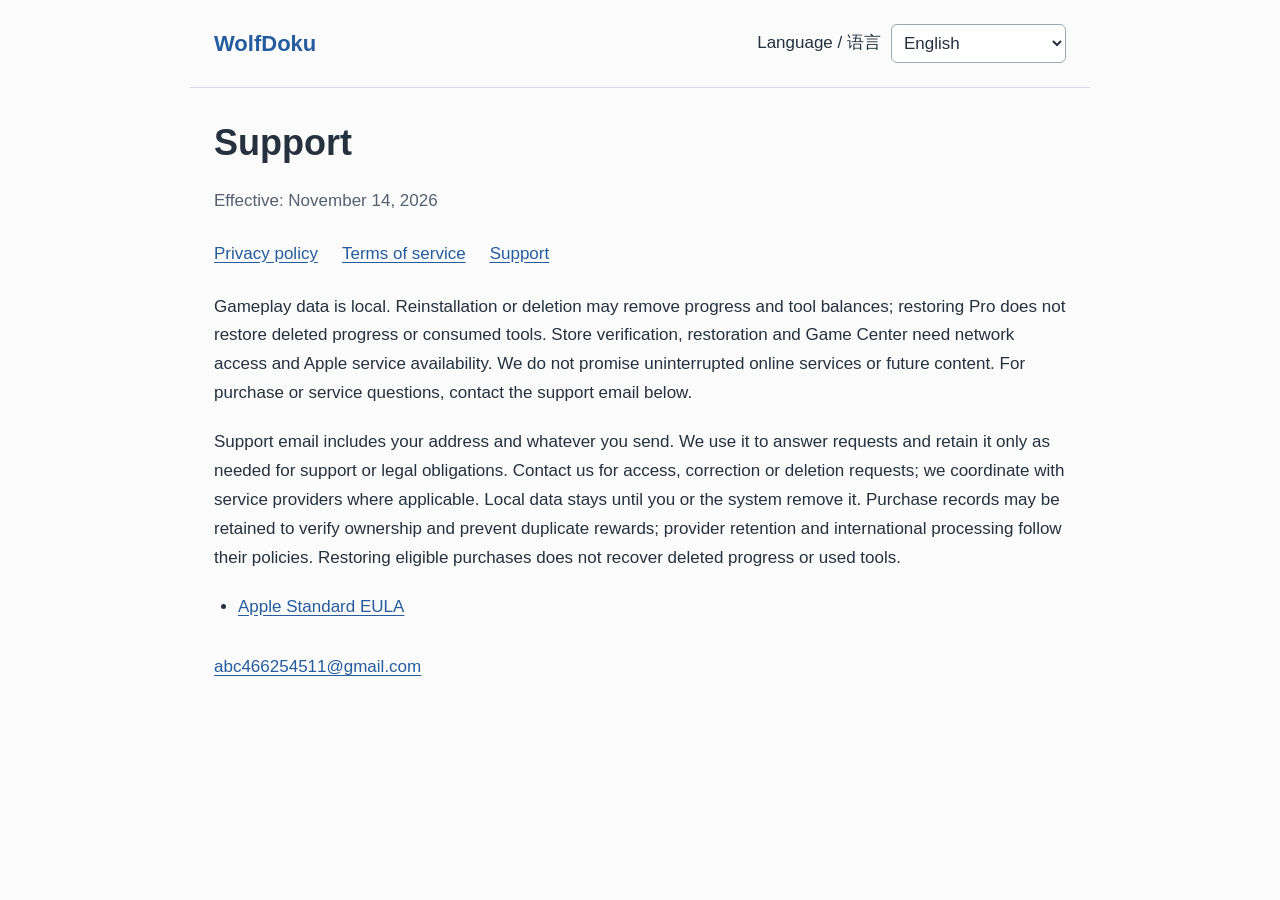
<file: wolfdoku/support.html>
<!doctype html>
<html lang="en"><head><meta charset="utf-8"><meta name="viewport" content="width=device-width,initial-scale=1">
<title>WolfDoku · Support</title><meta name="description" content="Official WolfDoku privacy, terms and support.">
<link rel="stylesheet" href="style.css"></head><body><header><a href="index.html">WolfDoku</a>
<label>Language / 语言 <select id="language" aria-label="Language / 语言"><option value="en">English</option><option value="zh-Hans">简体中文</option><option value="zh-Hant">繁體中文</option><option value="ja">日本語</option><option value="de">Deutsch</option><option value="fr">Français</option><option value="es">Español</option><option value="ko">한국어</option><option value="pt-BR">Português (Brasil)</option><option value="uk">Українська</option><option value="ru">Русский</option><option value="hi">हिन्दी</option><option value="id">Bahasa Indonesia</option><option value="tr">Türkçe</option><option value="it">Italiano</option><option value="pl">Polski</option><option value="th">ไทย</option><option value="nl">Nederlands</option><option value="vi">Tiếng Việt</option><option value="ar">العربية</option><option value="ms">Bahasa Melayu</option></select></label></header>
<main><section id="en" lang="en" dir="ltr"><h1>Support</h1><p class="meta">Effective: November 14, 2026</p><nav class="page-links"><a href="privacy.html#en">Privacy policy</a><a href="terms.html#en">Terms of service</a><a href="support.html#en">Support</a></nav><p>Gameplay data is local. Reinstallation or deletion may remove progress and tool balances; restoring Pro does not restore deleted progress or consumed tools. Store verification, restoration and Game Center need network access and Apple service availability. We do not promise uninterrupted online services or future content. For purchase or service questions, contact the support email below.</p><p>Support email includes your address and whatever you send. We use it to answer requests and retain it only as needed for support or legal obligations. Contact us for access, correction or deletion requests; we coordinate with service providers where applicable. Local data stays until you or the system remove it. Purchase records may be retained to verify ownership and prevent duplicate rewards; provider retention and international processing follow their policies. Restoring eligible purchases does not recover deleted progress or used tools.</p><ul><li><a href="https://www.apple.com/legal/internet-services/itunes/dev/stdeula/">Apple Standard EULA</a></li></ul><address><a dir="ltr" href="mailto:abc466254511@gmail.com">abc466254511@gmail.com</a></address></section><section id="zh-Hans" lang="zh-Hans" dir="ltr"><h1>支持</h1><p class="meta">生效日期：2026年11月14日</p><nav class="page-links"><a href="privacy.html#zh-Hans">隐私协议</a><a href="terms.html#zh-Hans">服务条款</a><a href="support.html#zh-Hans">支持</a></nav><p>游戏数据保存在本地，重装或删除应用可能丢失进度和道具余额；恢复 Pro 不能恢复已删除进度或已消耗道具。商店验证、恢复和 Game Center 依赖网络及 Apple 服务。我们不承诺在线服务始终无中断或提供未来内容。购买或服务问题请联系下方支持邮箱。</p><p>支持邮件包含你的邮箱地址及主动发送的内容，仅用于回复和排查，并在支持或法律义务所需期间保留。可通过下方邮箱提出访问、更正或删除请求；适用时我们会协调服务提供方处理。本地数据保留到你或系统删除。购买记录可能为验证权益和防止重复赠礼而保留；提供方的保留期限及跨境处理以其政策为准。恢复符合条件的购买不能恢复已删除进度或已消耗道具。</p><ul><li><a href="https://www.apple.com/legal/internet-services/itunes/dev/stdeula/">Apple Standard EULA</a></li></ul><address><a dir="ltr" href="mailto:abc466254511@gmail.com">abc466254511@gmail.com</a></address></section><section id="zh-Hant" lang="zh-Hant" dir="ltr"><h1>支援</h1><p class="meta">生效日期：2026年11月14日</p><nav class="page-links"><a href="privacy.html#zh-Hant">隱私協議</a><a href="terms.html#zh-Hant">服務條款</a><a href="support.html#zh-Hant">支援</a></nav><p>遊戲資料儲存在本機，重裝或刪除應用程式可能失去進度及道具餘額；恢復 Pro 無法恢復已刪除進度或已消耗道具。商店驗證、恢復及 Game Center 依賴網路及 Apple 服務。我們不承諾線上服務永不中斷或提供未來內容。購買或服務問題請聯絡下方支援電郵。</p><p>支援郵件包含你的電郵地址及主動傳送的內容，僅用於回覆與排查，並在支援或法律義務所需期間保留。可透過下方電郵提出存取、更正或刪除要求；適用時我們會協調服務提供者處理。本機資料保留至你或系統刪除。購買紀錄可能為驗證權益及防止重複贈禮而保留；提供者的保留期限及跨境處理依其政策。恢復符合條件的購買無法恢復已刪除進度或已消耗道具。</p><ul><li><a href="https://www.apple.com/legal/internet-services/itunes/dev/stdeula/">Apple Standard EULA</a></li></ul><address><a dir="ltr" href="mailto:abc466254511@gmail.com">abc466254511@gmail.com</a></address></section><section id="ja" lang="ja" dir="ltr"><h1>サポート</h1><p class="meta">施行日：2026年11月14日</p><nav class="page-links"><a href="privacy.html#ja">プライバシーポリシー</a><a href="terms.html#ja">利用規約</a><a href="support.html#ja">サポート</a></nav><p>データは端末にあり、削除や再インストールで進度や残高が失われる場合があります。Pro の復元は削除済みデータや消費済みアイテムを戻しません。購入確認、復元、Game Center は通信と Apple の稼働状況に依存します。無中断のオンラインサービスや将来のコンテンツは保証しません。お問い合わせは下記メールへ。</p><p>サポートメールのアドレスと送信内容は対応に使用し、対応や法的義務に必要な期間のみ保管します。開示、訂正、削除は下記へご相談ください。必要に応じ提供元と連携します。端末データは利用者またはシステムが削除するまで残ります。購入記録は権利確認や重複特典の防止のため保持される場合があります。提供元の保存と国際的な処理は各方針に従います。購入の復元では削除済みの進行状況や消費済みアイテムは戻りません。</p><ul><li><a href="https://www.apple.com/legal/internet-services/itunes/dev/stdeula/">Apple Standard EULA</a></li></ul><address><a dir="ltr" href="mailto:abc466254511@gmail.com">abc466254511@gmail.com</a></address></section><section id="de" lang="de" dir="ltr"><h1>Support</h1><p class="meta">Gültig ab 14. November 2026</p><nav class="page-links"><a href="privacy.html#de">Datenschutzerklärung</a><a href="terms.html#de">Nutzungsbedingungen</a><a href="support.html#de">Support</a></nav><p>Spieldaten sind lokal. Löschen oder Neuinstallieren kann Fortschritt und Bestände entfernen; Pro-Wiederherstellung ersetzt weder gelöschte Daten noch verbrauchte Werkzeuge. Kaufprüfung, Wiederherstellung und Game Center benötigen Netzwerk und Apple-Dienste. Wir versprechen keine unterbrechungsfreien Onlinedienste oder künftigen Inhalte. Fragen bitte an die Support-Adresse.</p><p>Support-E-Mails enthalten deine Adresse und freiwillige Angaben. Wir verwenden sie zur Bearbeitung und bewahren sie nur für Support oder gesetzliche Pflichten auf. Wende dich für Auskunft, Berichtigung oder Löschung an uns; gegebenenfalls koordinieren wir mit Dienstleistern. Lokale Daten bleiben bis zur Löschung durch dich oder das System. Kaufaufzeichnungen können zur Rechteprüfung und Vermeidung doppelter Geschenke verbleiben. Aufbewahrung und internationale Verarbeitung der Anbieter richten sich nach deren Richtlinien. Käufe wiederherstellen stellt keinen gelöschten Fortschritt oder verbrauchte Werkzeuge wieder her.</p><ul><li><a href="https://www.apple.com/legal/internet-services/itunes/dev/stdeula/">Apple Standard EULA</a></li></ul><address><a dir="ltr" href="mailto:abc466254511@gmail.com">abc466254511@gmail.com</a></address></section><section id="fr" lang="fr" dir="ltr"><h1>Assistance</h1><p class="meta">En vigueur le 14 novembre 2026</p><nav class="page-links"><a href="privacy.html#fr">Politique de confidentialité</a><a href="terms.html#fr">Conditions d’utilisation</a><a href="support.html#fr">Assistance</a></nav><p>Les données sont locales. Suppression ou réinstallation peut effacer progression et outils ; restaurer Pro ne les récupère pas. Vérification, restauration et Game Center nécessitent réseau et services Apple. Nous ne garantissons pas la continuité des services en ligne ni des contenus futurs. Pour toute question, contactez l’assistance ci-dessous.</p><p>Les e-mails d’assistance contiennent votre adresse et vos renseignements volontaires, utilisés pour répondre et conservés selon les besoins d’assistance ou les obligations légales. Contactez-nous pour l’accès, la rectification ou l’effacement ; nous coordonnons avec les prestataires si nécessaire. Les données locales restent jusqu’à leur suppression par vous ou le système. Les achats peuvent être conservés pour vérifier les droits et éviter les cadeaux en double. Conservation et traitement international des prestataires suivent leurs politiques. Restaurer un achat ne récupère ni progression supprimée ni outils consommés.</p><ul><li><a href="https://www.apple.com/legal/internet-services/itunes/dev/stdeula/">Apple Standard EULA</a></li></ul><address><a dir="ltr" href="mailto:abc466254511@gmail.com">abc466254511@gmail.com</a></address></section><section id="es" lang="es" dir="ltr"><h1>Soporte</h1><p class="meta">Vigente desde el 14 de noviembre de 2026</p><nav class="page-links"><a href="privacy.html#es">Política de privacidad</a><a href="terms.html#es">Términos del servicio</a><a href="support.html#es">Soporte</a></nav><p>Los datos son locales. Borrar o reinstalar puede eliminar progreso y saldos; restaurar Pro no recupera datos borrados ni herramientas usadas. Verificación, restauración y Game Center requieren red y servicios Apple. No garantizamos servicios en línea ininterrumpidos ni contenido futuro. Para consultas, usa el correo de soporte.</p><p>Los correos de soporte incluyen tu dirección y lo que decidas enviar. Se usan para atender solicitudes y se conservan lo necesario para soporte u obligaciones legales. Puedes pedir acceso, corrección o eliminación; coordinaremos con proveedores cuando corresponda. Los datos locales permanecen hasta que tú o el sistema los borréis. Los registros de compra pueden conservarse para verificar derechos y evitar regalos duplicados. La conservación y el tratamiento internacional de proveedores siguen sus políticas. Restaurar compras no recupera progreso borrado ni herramientas consumidas.</p><ul><li><a href="https://www.apple.com/legal/internet-services/itunes/dev/stdeula/">Apple Standard EULA</a></li></ul><address><a dir="ltr" href="mailto:abc466254511@gmail.com">abc466254511@gmail.com</a></address></section><section id="ko" lang="ko" dir="ltr"><h1>지원</h1><p class="meta">시행일: 2026년 11월 14일</p><nav class="page-links"><a href="privacy.html#ko">개인정보 처리방침</a><a href="terms.html#ko">이용 약관</a><a href="support.html#ko">지원</a></nav><p>데이터는 로컬에 있습니다. 삭제나 재설치 시 진행 상황과 잔액이 사라질 수 있으며 Pro 복원으로 삭제한 데이터나 사용한 도구가 돌아오지 않습니다. 구매 확인, 복원과 Game Center는 네트워크 및 Apple 서비스에 의존합니다. 온라인 서비스의 무중단 운영이나 향후 콘텐츠를 보장하지 않습니다. 문의는 아래 지원 메일로 보내 주세요.</p><p>지원 이메일에는 주소와 자발적으로 보낸 내용이 포함됩니다. 문의 응대에 사용하고 지원 또는 법적 의무에 필요한 동안만 보관합니다. 열람, 정정, 삭제는 아래로 요청할 수 있으며 필요한 경우 제공업체와 협의합니다. 로컬 데이터는 사용자나 시스템이 삭제할 때까지 유지됩니다. 구매 기록은 권한 확인과 중복 선물 방지를 위해 보관될 수 있습니다. 제공업체의 보관 및 국제 처리는 각 정책에 따릅니다. 구매 복원은 삭제된 진행 상황이나 사용한 도구를 복원하지 않습니다.</p><ul><li><a href="https://www.apple.com/legal/internet-services/itunes/dev/stdeula/">Apple Standard EULA</a></li></ul><address><a dir="ltr" href="mailto:abc466254511@gmail.com">abc466254511@gmail.com</a></address></section><section id="pt-BR" lang="pt-BR" dir="ltr"><h1>Suporte</h1><p class="meta">Vigência: 14 de novembro de 2026</p><nav class="page-links"><a href="privacy.html#pt-BR">Política de privacidade</a><a href="terms.html#pt-BR">Termos de serviço</a><a href="support.html#pt-BR">Suporte</a></nav><p>Os dados são locais. Excluir ou reinstalar pode remover progresso e saldos; restaurar Pro não recupera dados apagados nem ferramentas usadas. Verificação, restauração e Game Center dependem de rede e serviços Apple. Não garantimos serviços online ininterruptos ou conteúdo futuro. Dúvidas podem ser enviadas ao suporte abaixo.</p><p>E-mails de suporte incluem seu endereço e informações voluntárias, usados para atender solicitações e mantidos pelo tempo necessário ao suporte ou a obrigações legais. Peça acesso, correção ou exclusão pelo contato abaixo; coordenamos com prestadores quando aplicável. Dados locais permanecem até você ou o sistema apagá-los. Registros de compra podem ser mantidos para verificar direitos e impedir presentes duplicados. Retenção e tratamento internacional de prestadores seguem suas políticas. Restaurar compras não recupera progresso excluído ou ferramentas consumidas.</p><ul><li><a href="https://www.apple.com/legal/internet-services/itunes/dev/stdeula/">Apple Standard EULA</a></li></ul><address><a dir="ltr" href="mailto:abc466254511@gmail.com">abc466254511@gmail.com</a></address></section><section id="uk" lang="uk" dir="ltr"><h1>Підтримка</h1><p class="meta">Чинна з 14 листопада 2026 року</p><nav class="page-links"><a href="privacy.html#uk">Політика конфіденційності</a><a href="terms.html#uk">Умови користування</a><a href="support.html#uk">Підтримка</a></nav><p>Дані локальні. Видалення або перевстановлення може стерти прогрес і залишки; відновлення Pro не повертає стертих даних чи витрачених інструментів. Перевірка, відновлення та Game Center потребують мережі й сервісів Apple. Безперервність онлайн-сервісів і майбутній вміст не гарантуються. Питання надсилайте підтримці.</p><p>Листи підтримки містять адресу та добровільно надані відомості. Ми використовуємо їх для відповіді й зберігаємо лише за потреби підтримки чи закону. Звертайтеся щодо доступу, виправлення або видалення; за потреби залучимо постачальників. Локальні дані залишаються до видалення вами чи системою. Покупки можуть зберігатися для перевірки прав і запобігання повторним подарункам. Строки та міжнародна обробка постачальників визначаються їхніми політиками. Відновлення покупки не повертає стертий прогрес чи витрачені інструменти.</p><ul><li><a href="https://www.apple.com/legal/internet-services/itunes/dev/stdeula/">Apple Standard EULA</a></li></ul><address><a dir="ltr" href="mailto:abc466254511@gmail.com">abc466254511@gmail.com</a></address></section><section id="ru" lang="ru" dir="ltr"><h1>Поддержка</h1><p class="meta">Действует с 14 ноября 2026 года</p><nav class="page-links"><a href="privacy.html#ru">Политика конфиденциальности</a><a href="terms.html#ru">Условия использования</a><a href="support.html#ru">Поддержка</a></nav><p>Данные локальные. Удаление или переустановка может стереть прогресс и остатки; восстановление Pro не возвращает удалённые данные или использованные инструменты. Проверка, восстановление и Game Center зависят от сети и сервисов Apple. Непрерывность онлайн-сервисов и будущий контент не гарантируются. Вопросы направляйте в поддержку.</p><p>Письма поддержки содержат адрес и добровольно присланные сведения. Мы используем их для ответа и храним только для поддержки или выполнения закона. По вопросам доступа, исправления или удаления обращайтесь к нам; при необходимости подключим поставщиков. Локальные данные остаются до удаления вами или системой. Записи покупок могут храниться для проверки прав и защиты от повторных подарков. Сроки хранения и международная обработка поставщиков определяются их политиками. Восстановление покупки не возвращает удалённый прогресс и потраченные инструменты.</p><ul><li><a href="https://www.apple.com/legal/internet-services/itunes/dev/stdeula/">Apple Standard EULA</a></li></ul><address><a dir="ltr" href="mailto:abc466254511@gmail.com">abc466254511@gmail.com</a></address></section><section id="hi" lang="hi" dir="ltr"><h1>सहायता</h1><p class="meta">प्रभावी: 14 नवंबर 2026</p><nav class="page-links"><a href="privacy.html#hi">गोपनीयता नीति</a><a href="terms.html#hi">सेवा की शर्तें</a><a href="support.html#hi">सहायता</a></nav><p>डेटा स्थानीय है। हटाने या दोबारा इंस्टॉल करने से प्रगति और शेष मिट सकते हैं; Pro बहाल करने से मिटा डेटा या इस्तेमाल किए टूल नहीं लौटते। खरीद जाँच, बहाली और Game Center को नेटवर्क और Apple सेवा चाहिए। निर्बाध ऑनलाइन सेवा या भविष्य की सामग्री का वादा नहीं है। सवाल नीचे के सहायता ईमेल पर भेजें।</p><p>सहायता ईमेल में आपका पता और भेजी गई जानकारी होती है। इसे जवाब देने के लिए और सहायता या कानूनी जरूरत तक रखा जाता है। पहुँच, सुधार या मिटाने के लिए संपर्क करें; जरूरत पर सेवा प्रदाताओं से समन्वय करेंगे। स्थानीय डेटा आपके या सिस्टम द्वारा मिटाए जाने तक रहता है। अधिकार जाँच और दोहरे उपहार रोकने के लिए खरीद रिकॉर्ड रह सकते हैं। प्रदाताओं की अवधि और अंतरराष्ट्रीय प्रक्रिया उनकी नीतियों पर निर्भर है। खरीद बहाली मिट चुकी प्रगति या इस्तेमाल किए टूल वापस नहीं लाती।</p><ul><li><a href="https://www.apple.com/legal/internet-services/itunes/dev/stdeula/">Apple Standard EULA</a></li></ul><address><a dir="ltr" href="mailto:abc466254511@gmail.com">abc466254511@gmail.com</a></address></section><section id="id" lang="id" dir="ltr"><h1>Dukungan</h1><p class="meta">Berlaku: 14 November 2026</p><nav class="page-links"><a href="privacy.html#id">Kebijakan privasi</a><a href="terms.html#id">Ketentuan layanan</a><a href="support.html#id">Dukungan</a></nav><p>Data bersifat lokal. Penghapusan atau instalasi ulang dapat menghilangkan progres dan saldo; pemulihan Pro tidak mengembalikan data terhapus atau alat terpakai. Verifikasi, pemulihan, dan Game Center membutuhkan jaringan dan layanan Apple. Layanan daring tanpa gangguan atau konten masa depan tidak dijanjikan. Pertanyaan dapat dikirim ke dukungan.</p><p>Email dukungan memuat alamat dan informasi sukarela Anda, digunakan untuk menanggapi dan disimpan selama diperlukan untuk dukungan atau kewajiban hukum. Hubungi kami untuk akses, koreksi, atau penghapusan; kami berkoordinasi dengan penyedia bila perlu. Data lokal bertahan sampai Anda atau sistem menghapusnya. Catatan pembelian dapat disimpan untuk verifikasi hak dan mencegah hadiah ganda. Retensi dan pemrosesan internasional penyedia mengikuti kebijakannya. Pemulihan pembelian tidak mengembalikan progres terhapus atau alat terpakai.</p><ul><li><a href="https://www.apple.com/legal/internet-services/itunes/dev/stdeula/">Apple Standard EULA</a></li></ul><address><a dir="ltr" href="mailto:abc466254511@gmail.com">abc466254511@gmail.com</a></address></section><section id="tr" lang="tr" dir="ltr"><h1>Destek</h1><p class="meta">Yürürlük: 14 Kasım 2026</p><nav class="page-links"><a href="privacy.html#tr">Gizlilik politikası</a><a href="terms.html#tr">Hizmet koşulları</a><a href="support.html#tr">Destek</a></nav><p>Veriler yereldir. Silme veya yeniden kurma ilerleme ve bakiyeyi kaldırabilir; Pro geri yükleme silinen verileri ya da kullanılan araçları getirmez. Doğrulama, geri yükleme ve Game Center ağ ve Apple hizmeti gerektirir. Kesintisiz çevrimiçi hizmet veya gelecekte içerik vaat edilmez. Sorularınızı destek adresine iletin.</p><p>Destek e-postaları adresinizi ve gönüllü bilgileri içerir; yanıt için kullanılır ve destek ya da yasal gereklilik süresince tutulur. Erişim, düzeltme veya silme için bize yazın; gerektiğinde sağlayıcılarla çalışırız. Yerel veriler siz veya sistem silene kadar kalır. Satın alma kayıtları hak kontrolü ve mükerrer hediyeleri önlemek için tutulabilir. Sağlayıcıların saklama ve uluslararası işlemesi kendi politikalarına bağlıdır. Geri yükleme silinen ilerlemeyi veya tüketilen araçları getirmez.</p><ul><li><a href="https://www.apple.com/legal/internet-services/itunes/dev/stdeula/">Apple Standard EULA</a></li></ul><address><a dir="ltr" href="mailto:abc466254511@gmail.com">abc466254511@gmail.com</a></address></section><section id="it" lang="it" dir="ltr"><h1>Assistenza</h1><p class="meta">In vigore dal 14 novembre 2026</p><nav class="page-links"><a href="privacy.html#it">Informativa sulla privacy</a><a href="terms.html#it">Termini di servizio</a><a href="support.html#it">Assistenza</a></nav><p>I dati sono locali. Rimozione o reinstallazione può cancellare progressi e saldi; ripristinare Pro non recupera dati cancellati o strumenti usati. Verifica, ripristino e Game Center richiedono rete e servizi Apple. Non promettiamo servizi online ininterrotti o contenuti futuri. Per domande usa l’email d’assistenza.</p><p>Le email d’assistenza contengono indirizzo e informazioni volontarie, usati per rispondere e conservati quanto necessario per assistenza o obblighi legali. Scrivici per accesso, rettifica o cancellazione; coordiniamo i fornitori se necessario. I dati locali restano fino alla rimozione tua o del sistema. I registri d’acquisto possono restare per verificare diritti ed evitare regali duplicati. Conservazione e trattamento internazionale dei fornitori seguono le loro politiche. Ripristinare acquisti non recupera progressi cancellati o strumenti consumati.</p><ul><li><a href="https://www.apple.com/legal/internet-services/itunes/dev/stdeula/">Apple Standard EULA</a></li></ul><address><a dir="ltr" href="mailto:abc466254511@gmail.com">abc466254511@gmail.com</a></address></section><section id="pl" lang="pl" dir="ltr"><h1>Pomoc</h1><p class="meta">Obowiązuje od 14 listopada 2026 r.</p><nav class="page-links"><a href="privacy.html#pl">Polityka prywatności</a><a href="terms.html#pl">Warunki korzystania</a><a href="support.html#pl">Pomoc</a></nav><p>Dane są lokalne. Usunięcie lub ponowna instalacja może skasować postęp i salda; odtworzenie Pro nie odzyskuje usuniętych danych ani zużytych narzędzi. Weryfikacja, odtwarzanie i Game Center wymagają sieci i usług Apple. Nie obiecujemy nieprzerwanych usług online ani przyszłej zawartości. Pytania kieruj do pomocy.</p><p>E-maile pomocy zawierają adres i dobrowolne informacje. Służą odpowiedziom i są przechowywane na potrzeby pomocy lub obowiązków prawnych. Prośby o dostęp, sprostowanie lub usunięcie kieruj do nas; w razie potrzeby współpracujemy z dostawcami. Dane lokalne pozostają do usunięcia przez użytkownika lub system. Zapisy zakupów mogą pozostać do weryfikacji praw i uniknięcia podwójnych prezentów. Retencja i międzynarodowe przetwarzanie dostawców podlegają ich politykom. Odtworzenie zakupów nie przywraca usuniętego postępu ani zużytych narzędzi.</p><ul><li><a href="https://www.apple.com/legal/internet-services/itunes/dev/stdeula/">Apple Standard EULA</a></li></ul><address><a dir="ltr" href="mailto:abc466254511@gmail.com">abc466254511@gmail.com</a></address></section><section id="th" lang="th" dir="ltr"><h1>ช่วยเหลือ</h1><p class="meta">มีผลตั้งแต่ 14 พฤศจิกายน 2026</p><nav class="page-links"><a href="privacy.html#th">นโยบายความเป็นส่วนตัว</a><a href="terms.html#th">ข้อกำหนดการใช้บริการ</a><a href="support.html#th">ช่วยเหลือ</a></nav><p>ข้อมูลอยู่ในเครื่อง การลบหรือติดตั้งใหม่อาจลบความคืบหน้าและยอดคงเหลือ การกู้ Pro ไม่กู้ข้อมูลที่ลบหรือเครื่องมือที่ใช้ การตรวจสอบซื้อ กู้คืน และ Game Center ต้องใช้เครือข่ายและบริการ Apple ไม่รับประกันบริการออนไลน์ต่อเนื่องหรือเนื้อหาในอนาคต ส่งคำถามถึงอีเมลช่วยเหลือด้านล่าง</p><p>อีเมลช่วยเหลือมีที่อยู่และข้อมูลที่คุณส่งโดยสมัครใจ ใช้เพื่อตอบและเก็บเท่าที่จำเป็นต่อการช่วยเหลือหรือกฎหมาย ติดต่อเพื่อขอเข้าถึง แก้ไข หรือลบข้อมูล เราจะประสานผู้ให้บริการเมื่อเกี่ยวข้อง ข้อมูลในเครื่องคงอยู่จนคุณหรือระบบลบ บันทึกซื้ออาจเก็บเพื่อยืนยันสิทธิ์และป้องกันของขวัญซ้ำ การเก็บและประมวลผลระหว่างประเทศของผู้ให้บริการเป็นไปตามนโยบายของแต่ละราย การกู้คืนการซื้อไม่กู้ความคืบหน้าที่ลบหรือเครื่องมือที่ใช้แล้ว</p><ul><li><a href="https://www.apple.com/legal/internet-services/itunes/dev/stdeula/">Apple Standard EULA</a></li></ul><address><a dir="ltr" href="mailto:abc466254511@gmail.com">abc466254511@gmail.com</a></address></section><section id="nl" lang="nl" dir="ltr"><h1>Ondersteuning</h1><p class="meta">Van kracht: 14 november 2026</p><nav class="page-links"><a href="privacy.html#nl">Privacybeleid</a><a href="terms.html#nl">Servicevoorwaarden</a><a href="support.html#nl">Ondersteuning</a></nav><p>Gegevens zijn lokaal. Verwijderen of herinstalleren kan voortgang en saldi wissen; Pro herstellen brengt geen gewiste gegevens of gebruikte hulpmiddelen terug. Controle, herstel en Game Center vereisen netwerk en Apple-diensten. We beloven geen ononderbroken onlinediensten of toekomstige inhoud. Vragen kunnen naar de supportmail hieronder.</p><p>Supportmails bevatten je adres en vrijwillige informatie, gebruikt voor antwoorden en bewaard zolang ondersteuning of wettelijke plichten dat vereisen. Vraag ons om inzage, correctie of verwijdering; zo nodig stemmen we af met aanbieders. Lokale gegevens blijven tot jij of het systeem ze wist. Aankoopregistraties kunnen blijven voor rechtencontrole en het voorkomen van dubbele cadeaus. Bewaring en internationale verwerking door aanbieders volgen hun beleid. Aankopen herstellen herstelt geen gewiste voortgang of verbruikte hulpmiddelen.</p><ul><li><a href="https://www.apple.com/legal/internet-services/itunes/dev/stdeula/">Apple Standard EULA</a></li></ul><address><a dir="ltr" href="mailto:abc466254511@gmail.com">abc466254511@gmail.com</a></address></section><section id="vi" lang="vi" dir="ltr"><h1>Hỗ trợ</h1><p class="meta">Có hiệu lực: 14 tháng 11 năm 2026</p><nav class="page-links"><a href="privacy.html#vi">Chính sách riêng tư</a><a href="terms.html#vi">Điều khoản dịch vụ</a><a href="support.html#vi">Hỗ trợ</a></nav><p>Dữ liệu ở thiết bị. Xóa hay cài lại có thể mất tiến trình và số dư; khôi phục Pro không trả dữ liệu đã xóa hay công cụ đã dùng. Xác minh, khôi phục và Game Center cần mạng và dịch vụ Apple. Không hứa dịch vụ trực tuyến liên tục hay nội dung tương lai. Gửi câu hỏi tới email hỗ trợ bên dưới.</p><p>Email hỗ trợ gồm địa chỉ và nội dung bạn tự gửi, dùng để trả lời và lưu khi cần cho hỗ trợ hay nghĩa vụ pháp lý. Liên hệ để truy cập, sửa hoặc xóa; chúng tôi phối hợp nhà cung cấp khi phù hợp. Dữ liệu cục bộ còn đến khi bạn hoặc hệ thống xóa. Hồ sơ mua có thể giữ để xác minh quyền và tránh quà trùng. Lưu trữ và xử lý quốc tế của nhà cung cấp theo chính sách riêng. Khôi phục mua hàng không phục hồi tiến trình đã xóa hay công cụ đã dùng.</p><ul><li><a href="https://www.apple.com/legal/internet-services/itunes/dev/stdeula/">Apple Standard EULA</a></li></ul><address><a dir="ltr" href="mailto:abc466254511@gmail.com">abc466254511@gmail.com</a></address></section><section id="ar" lang="ar" dir="rtl"><h1>الدعم</h1><p class="meta">سارية من 14 نوفمبر 2026</p><nav class="page-links"><a href="privacy.html#ar">سياسة الخصوصية</a><a href="terms.html#ar">شروط الخدمة</a><a href="support.html#ar">الدعم</a></nav><p>البيانات محلية. قد يحذف إلغاء التثبيت أو إعادة التثبيت التقدم والأرصدة؛ واستعادة Pro لا تعيد البيانات المحذوفة أو الأدوات المستخدمة. يتطلب التحقق والاستعادة وGame Center شبكة وخدمات Apple. لا نعد بخدمات متصلة دون انقطاع أو محتوى مستقبلي. أرسل الأسئلة إلى بريد الدعم أدناه.</p><p>تتضمن رسائل الدعم عنوانك وما ترسله طوعًا. نستخدمها للرد ونحتفظ بها للحاجة إلى الدعم أو الالتزام القانوني. اتصل لطلب الوصول أو التصحيح أو الحذف، وننسق مع مقدمي الخدمات عند الاقتضاء. تبقى البيانات المحلية حتى تحذفها أنت أو النظام. قد تُحفظ سجلات الشراء للتحقق من الحقوق ومنع تكرار الهدايا. يخضع احتفاظ مقدمي الخدمات ومعالجتهم الدولية لسياساتهم. استعادة الشراء لا تعيد التقدم المحذوف أو الأدوات المستهلكة.</p><ul><li><a href="https://www.apple.com/legal/internet-services/itunes/dev/stdeula/">Apple Standard EULA</a></li></ul><address><a dir="ltr" href="mailto:abc466254511@gmail.com">abc466254511@gmail.com</a></address></section><section id="ms" lang="ms" dir="ltr"><h1>Sokongan</h1><p class="meta">Berkuat kuasa: 14 November 2026</p><nav class="page-links"><a href="privacy.html#ms">Dasar privasi</a><a href="terms.html#ms">Syarat perkhidmatan</a><a href="support.html#ms">Sokongan</a></nav><p>Data adalah setempat. Memadam atau memasang semula boleh membuang kemajuan dan baki; memulihkan Pro tidak mengembalikan data dipadam atau alat digunakan. Pengesahan, pemulihan dan Game Center memerlukan rangkaian serta perkhidmatan Apple. Kami tidak menjanjikan perkhidmatan dalam talian tanpa gangguan atau kandungan masa depan. Hantar soalan ke e-mel sokongan di bawah.</p><p>E-mel sokongan mengandungi alamat dan maklumat sukarela anda, digunakan untuk menjawab dan disimpan sepanjang keperluan sokongan atau undang-undang. Hubungi kami untuk akses, pembetulan atau pemadaman; kami menyelaras dengan penyedia jika perlu. Data setempat kekal sehingga anda atau sistem memadamnya. Rekod pembelian boleh disimpan untuk menyemak hak dan mencegah hadiah berganda. Pengekalan dan pemprosesan antarabangsa penyedia mengikut dasar mereka. Pemulihan pembelian tidak mengembalikan kemajuan dipadam atau alat digunakan.</p><ul><li><a href="https://www.apple.com/legal/internet-services/itunes/dev/stdeula/">Apple Standard EULA</a></li></ul><address><a dir="ltr" href="mailto:abc466254511@gmail.com">abc466254511@gmail.com</a></address></section></main><script>
(()=>{const select=document.querySelector('#language'),sections=[...document.querySelectorAll('section[lang]')];
function show(){let lang=location.hash.slice(1);if(!sections.some(s=>s.id===lang))lang='en';select.value=lang;
sections.forEach(s=>s.hidden=s.id!==lang);document.documentElement.lang=lang;document.documentElement.dir=lang==='ar'?'rtl':'ltr';
const section=document.getElementById(lang);document.title='WolfDoku · '+section.querySelector('h1').textContent;}
select.addEventListener('change',()=>{location.hash=select.value;});window.addEventListener('hashchange',show);show();})();
</script></body></html>
</file>
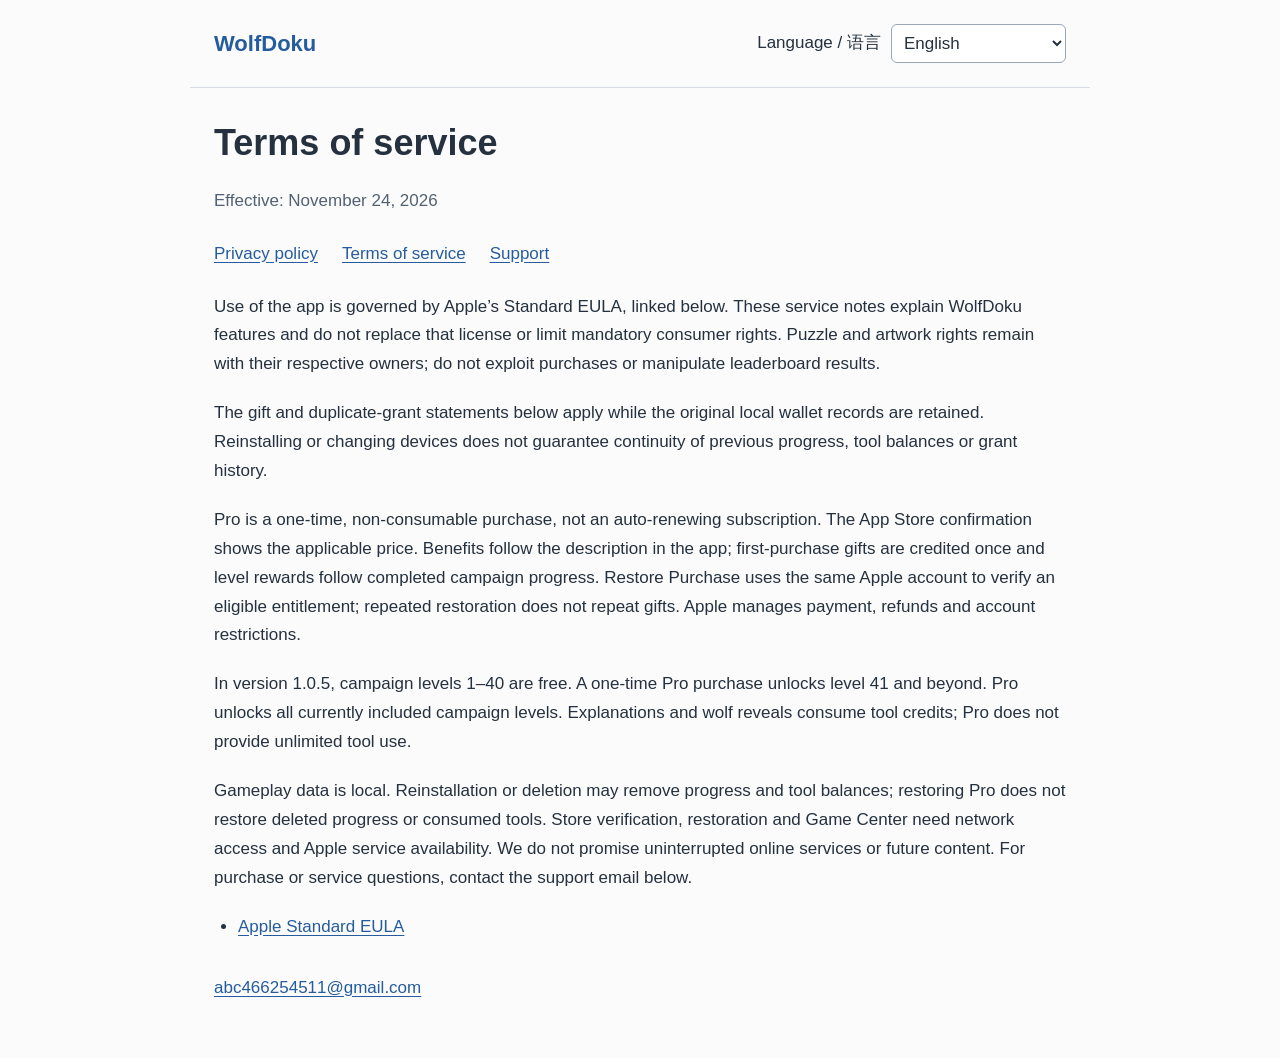
<file: wolfdoku/terms.html>
<!doctype html>
<html lang="en"><head><meta charset="utf-8"><meta name="viewport" content="width=device-width,initial-scale=1">
<title>WolfDoku · Terms of service</title><meta name="description" content="Official WolfDoku privacy, terms and support.">
<link rel="stylesheet" href="style.css"></head><body><header><a href="index.html">WolfDoku</a>
<label>Language / 语言 <select id="language" aria-label="Language / 语言"><option value="en">English</option><option value="zh-Hans">简体中文</option><option value="zh-Hant">繁體中文</option><option value="ja">日本語</option><option value="de">Deutsch</option><option value="fr">Français</option><option value="es">Español</option><option value="ko">한국어</option><option value="pt-BR">Português (Brasil)</option><option value="uk">Українська</option><option value="ru">Русский</option><option value="hi">हिन्दी</option><option value="id">Bahasa Indonesia</option><option value="tr">Türkçe</option><option value="it">Italiano</option><option value="pl">Polski</option><option value="th">ไทย</option><option value="nl">Nederlands</option><option value="vi">Tiếng Việt</option><option value="ar">العربية</option><option value="ms">Bahasa Melayu</option></select></label></header>
<main><section id="en" lang="en" dir="ltr"><h1>Terms of service</h1><p class="meta">Effective: November 24, 2026</p><nav class="page-links"><a href="privacy.html#en">Privacy policy</a><a href="terms.html#en">Terms of service</a><a href="support.html#en">Support</a></nav><p>Use of the app is governed by Apple’s Standard EULA, linked below. These service notes explain WolfDoku features and do not replace that license or limit mandatory consumer rights. Puzzle and artwork rights remain with their respective owners; do not exploit purchases or manipulate leaderboard results.</p><p>The gift and duplicate-grant statements below apply while the original local wallet records are retained. Reinstalling or changing devices does not guarantee continuity of previous progress, tool balances or grant history.</p><p>Pro is a one-time, non-consumable purchase, not an auto-renewing subscription. The App Store confirmation shows the applicable price. Benefits follow the description in the app; first-purchase gifts are credited once and level rewards follow completed campaign progress. Restore Purchase uses the same Apple account to verify an eligible entitlement; repeated restoration does not repeat gifts. Apple manages payment, refunds and account restrictions.</p><p>In version 1.0.5, campaign levels 1–40 are free. A one-time Pro purchase unlocks level 41 and beyond. Pro unlocks all currently included campaign levels. Explanations and wolf reveals consume tool credits; Pro does not provide unlimited tool use.</p><p>Gameplay data is local. Reinstallation or deletion may remove progress and tool balances; restoring Pro does not restore deleted progress or consumed tools. Store verification, restoration and Game Center need network access and Apple service availability. We do not promise uninterrupted online services or future content. For purchase or service questions, contact the support email below.</p><ul><li><a href="https://www.apple.com/legal/internet-services/itunes/dev/stdeula/">Apple Standard EULA</a></li></ul><address><a dir="ltr" href="mailto:abc466254511@gmail.com">abc466254511@gmail.com</a></address></section><section id="zh-Hans" lang="zh-Hans" dir="ltr"><h1>服务条款</h1><p class="meta">生效日期：2026年11月24日</p><nav class="page-links"><a href="privacy.html#zh-Hans">隐私协议</a><a href="terms.html#zh-Hans">服务条款</a><a href="support.html#zh-Hans">支持</a></nav><p>应用使用受下方 Apple 标准许可协议约束。本服务说明解释 WolfDoku 的功能，不替代该许可，也不限制法定消费者权利。谜题和美术的权利归各自权利人；请勿利用购买漏洞或操纵排行榜。</p><p>下文关于首次赠礼与防止重复发放的说明，以原有本地账本记录保留为前提。重装或更换设备后，不保证此前进度、道具余额和发放记录的连续性。</p><p>Pro 为一次性非消耗型购买，不是自动续订订阅。实际价格以 App Store 确认页为准，权益以应用内说明为准；首次赠礼仅发放一次，逐关奖励按主线已通关进度计算。恢复购买需使用同一 Apple 账号验证符合条件的权益，不会重复发放赠礼。付款、退款及账号限制由 Apple 管理。</p><p>在 1.0.5 版本中，主线第 1 至 40 关免费，第 41 关及后续关卡需一次性购买 Pro 解锁。 Pro 解锁当前版本的全部主线关卡。使用解题帮助和直接寻找小狼会扣除相应道具余额；Pro 不提供无限次道具使用。</p><p>游戏数据保存在本地，重装或删除应用可能丢失进度和道具余额；恢复 Pro 不能恢复已删除进度或已消耗道具。商店验证、恢复和 Game Center 依赖网络及 Apple 服务。我们不承诺在线服务始终无中断或提供未来内容。购买或服务问题请联系下方支持邮箱。</p><ul><li><a href="https://www.apple.com/legal/internet-services/itunes/dev/stdeula/">Apple Standard EULA</a></li></ul><address><a dir="ltr" href="mailto:abc466254511@gmail.com">abc466254511@gmail.com</a></address></section><section id="zh-Hant" lang="zh-Hant" dir="ltr"><h1>服務條款</h1><p class="meta">生效日期：2026年11月24日</p><nav class="page-links"><a href="privacy.html#zh-Hant">隱私協議</a><a href="terms.html#zh-Hant">服務條款</a><a href="support.html#zh-Hant">支援</a></nav><p>應用程式使用受下方 Apple 標準授權協議約束。本服務說明解釋 WolfDoku 功能，不取代該授權，也不限制法定消費者權利。謎題及美術權利歸各權利人；請勿利用購買漏洞或操縱排行榜。</p><p>下文關於首次贈禮與防止重複發放的說明，以原有本機帳本紀錄保留為前提。重裝或更換裝置後，不保證先前進度、道具餘額與發放紀錄的連續性。</p><p>Pro 是一次性非消耗型購買，並非自動續訂訂閱。價格以 App Store 確認頁為準，權益以應用程式內說明為準；首次贈禮僅發放一次，逐關獎勵依主線已通關進度計算。恢復購買需以同一 Apple 帳號驗證符合條件的權益，不會重複發放贈禮。付款、退款及帳號限制由 Apple 管理。</p><p>在 1.0.5 版本中，主線第 1 至 40 關免費，第 41 關及後續關卡需一次購買 Pro 解鎖。 Pro 解鎖目前已包含的所有主線關卡。查看解題說明和揭示小狼會消耗道具點數；Pro 不提供無限次使用道具的權益。</p><p>遊戲資料儲存在本機，重裝或刪除應用程式可能失去進度及道具餘額；恢復 Pro 無法恢復已刪除進度或已消耗道具。商店驗證、恢復及 Game Center 依賴網路及 Apple 服務。我們不承諾線上服務永不中斷或提供未來內容。購買或服務問題請聯絡下方支援電郵。</p><ul><li><a href="https://www.apple.com/legal/internet-services/itunes/dev/stdeula/">Apple Standard EULA</a></li></ul><address><a dir="ltr" href="mailto:abc466254511@gmail.com">abc466254511@gmail.com</a></address></section><section id="ja" lang="ja" dir="ltr"><h1>利用規約</h1><p class="meta">施行日：2026年11月24日</p><nav class="page-links"><a href="privacy.html#ja">プライバシーポリシー</a><a href="terms.html#ja">利用規約</a><a href="support.html#ja">サポート</a></nav><p>アプリには下記 Apple 標準使用許諾契約が適用されます。本説明は WolfDoku の機能を補足するもので、契約を置き換えず、法定の消費者権利を制限しません。パズルと画像の権利は各権利者に帰属します。購入の不正利用やランキング操作は禁止します。</p><p>以下の初回特典と重複付与防止の説明は、元の端末内の記録が保持されている場合に適用されます。再インストールや端末変更後の以前の進度、アイテム残高、付与履歴の継続は保証されません。</p><p>Pro は自動更新サブスクリプションではなく、買い切りの非消耗型購入です。価格は App Store 確認画面、特典はアプリ内表示に従います。初回特典は一度のみ、ステージ特典はメインステージのクリア進度に応じます。同じ Apple アカウントで対象の購入を復元でき、特典は重複付与されません。決済、返金、アカウント制限は Apple が管理します。</p><p>バージョン1.0.5では、メインステージ1～40は無料です。ステージ41以降はProの買い切り購入で遊べます。 Pro では、現在収録されているすべてのキャンペーンレベルが解放されます。解説と子オオカミを表示する機能にはツールクレジットを消費します。Pro でもツールを無制限に使用することはできません。</p><p>データは端末にあり、削除や再インストールで進度や残高が失われる場合があります。Pro の復元は削除済みデータや消費済みアイテムを戻しません。購入確認、復元、Game Center は通信と Apple の稼働状況に依存します。無中断のオンラインサービスや将来のコンテンツは保証しません。お問い合わせは下記メールへ。</p><ul><li><a href="https://www.apple.com/legal/internet-services/itunes/dev/stdeula/">Apple Standard EULA</a></li></ul><address><a dir="ltr" href="mailto:abc466254511@gmail.com">abc466254511@gmail.com</a></address></section><section id="de" lang="de" dir="ltr"><h1>Nutzungsbedingungen</h1><p class="meta">Gültig ab 24. November 2026</p><nav class="page-links"><a href="privacy.html#de">Datenschutzerklärung</a><a href="terms.html#de">Nutzungsbedingungen</a><a href="support.html#de">Support</a></nav><p>Für die App gilt Apples unten verlinkte Standard-EULA. Diese Hinweise ergänzen WolfDoku, ersetzen die Lizenz nicht und schränken zwingende Verbraucherrechte nicht ein. Rätsel und Grafiken gehören den jeweiligen Rechteinhabern. Kaufmissbrauch und Ranglistenmanipulation sind unzulässig.</p><p>Die folgenden Aussagen zu Erstgeschenken und doppelten Gutschriften gelten bei erhaltenen ursprünglichen lokalen Aufzeichnungen. Nach Neuinstallation oder Gerätewechsel ist die Kontinuität von Fortschritt, Werkzeugbeständen und Zuteilungsverlauf nicht garantiert.</p><p>Pro ist ein einmaliger, nicht verbrauchbarer Kauf, kein automatisch verlängerndes Abonnement. Preis und Vorteile stehen in der App und in Apples Kaufbestätigung. Erstkaufgeschenke werden einmal gutgeschrieben; Levelbelohnungen richten sich nach abgeschlossenen Kampagnenleveln. Mit demselben Apple-Account lassen sich berechtigte Käufe wiederherstellen, ohne Geschenke zu wiederholen. Zahlung, Erstattung und Kontobeschränkungen verwaltet Apple.</p><p>In Version 1.0.5 sind die Kampagnenlevel 1 bis 40 kostenlos. Ab Level 41 ist der einmalige Kauf von Pro erforderlich. Pro schaltet alle derzeit enthaltenen Kampagnenlevel frei. Erklärungen und das Aufdecken von Wolfsjungen verbrauchen Tool-Guthaben; Pro ermöglicht keine unbegrenzte Nutzung der Tools.</p><p>Spieldaten sind lokal. Löschen oder Neuinstallieren kann Fortschritt und Bestände entfernen; Pro-Wiederherstellung ersetzt weder gelöschte Daten noch verbrauchte Werkzeuge. Kaufprüfung, Wiederherstellung und Game Center benötigen Netzwerk und Apple-Dienste. Wir versprechen keine unterbrechungsfreien Onlinedienste oder künftigen Inhalte. Fragen bitte an die Support-Adresse.</p><ul><li><a href="https://www.apple.com/legal/internet-services/itunes/dev/stdeula/">Apple Standard EULA</a></li></ul><address><a dir="ltr" href="mailto:abc466254511@gmail.com">abc466254511@gmail.com</a></address></section><section id="fr" lang="fr" dir="ltr"><h1>Conditions d’utilisation</h1><p class="meta">En vigueur le 24 novembre 2026</p><nav class="page-links"><a href="privacy.html#fr">Politique de confidentialité</a><a href="terms.html#fr">Conditions d’utilisation</a><a href="support.html#fr">Assistance</a></nav><p>L’utilisation relève du contrat de licence standard Apple ci-dessous. Ces précisions complètent les fonctions de WolfDoku sans remplacer la licence ni limiter les droits impératifs des consommateurs. Puzzles et illustrations restent aux ayants droit ; fraude aux achats et manipulation du classement sont interdites.</p><p>Les précisions ci-dessous sur les cadeaux initiaux et les doubles crédits supposent la conservation des enregistrements locaux d’origine. Réinstallation ou changement d’appareil ne garantit pas la continuité de la progression, des outils ou de l’historique des attributions.</p><p>Pro est un achat unique non consommable, pas un abonnement renouvelable. Le prix figure dans la confirmation App Store et les avantages dans l’app. Les cadeaux initiaux sont accordés une seule fois ; les récompenses suivent les niveaux de campagne terminés. La restauration vérifie un droit éligible avec le même compte Apple, sans répéter les cadeaux. Apple gère paiement, remboursement et restrictions du compte.</p><p>Dans la version 1.0.5, les niveaux 1 à 40 de la campagne sont gratuits. Un achat unique de Pro débloque le niveau 41 et les suivants. Pro débloque tous les niveaux de campagne actuellement inclus. Les explications et les fonctions permettant de révéler les louveteaux consomment des crédits d’outils ; Pro ne permet pas une utilisation illimitée des outils.</p><p>Les données sont locales. Suppression ou réinstallation peut effacer progression et outils ; restaurer Pro ne les récupère pas. Vérification, restauration et Game Center nécessitent réseau et services Apple. Nous ne garantissons pas la continuité des services en ligne ni des contenus futurs. Pour toute question, contactez l’assistance ci-dessous.</p><ul><li><a href="https://www.apple.com/legal/internet-services/itunes/dev/stdeula/">Apple Standard EULA</a></li></ul><address><a dir="ltr" href="mailto:abc466254511@gmail.com">abc466254511@gmail.com</a></address></section><section id="es" lang="es" dir="ltr"><h1>Términos del servicio</h1><p class="meta">Vigente desde el 24 de noviembre de 2026</p><nav class="page-links"><a href="privacy.html#es">Política de privacidad</a><a href="terms.html#es">Términos del servicio</a><a href="support.html#es">Soporte</a></nav><p>La app se rige por el EULA estándar Apple enlazado abajo. Estas notas explican WolfDoku, sin sustituir la licencia ni limitar derechos obligatorios del consumidor. Puzles e ilustraciones pertenecen a sus titulares. No abuses de compras ni manipules la clasificación.</p><p>Las indicaciones sobre regalos y créditos duplicados presuponen que se conservan los registros locales originales. Reinstalar o cambiar de dispositivo no garantiza la continuidad del progreso, los saldos de herramientas ni el historial de entregas.</p><p>Pro es una compra única no consumible, no una suscripción renovable. El precio aparece en la confirmación de App Store y las ventajas en la app. Los regalos iniciales se conceden una vez; las recompensas siguen los niveles de campaña completados. Restaurar con la misma cuenta Apple verifica compras elegibles sin repetir regalos. Apple gestiona pagos, reembolsos y restricciones de cuenta.</p><p>En la versión 1.0.5, los niveles del 1 al 40 de la campaña son gratuitos. Una compra única de Pro desbloquea el nivel 41 y los siguientes. Pro desbloquea todos los niveles de campaña incluidos actualmente. Las explicaciones y la función de revelar lobeznos consumen créditos de herramientas; Pro no permite usar las herramientas de forma ilimitada.</p><p>Los datos son locales. Borrar o reinstalar puede eliminar progreso y saldos; restaurar Pro no recupera datos borrados ni herramientas usadas. Verificación, restauración y Game Center requieren red y servicios Apple. No garantizamos servicios en línea ininterrumpidos ni contenido futuro. Para consultas, usa el correo de soporte.</p><ul><li><a href="https://www.apple.com/legal/internet-services/itunes/dev/stdeula/">Apple Standard EULA</a></li></ul><address><a dir="ltr" href="mailto:abc466254511@gmail.com">abc466254511@gmail.com</a></address></section><section id="ko" lang="ko" dir="ltr"><h1>이용 약관</h1><p class="meta">시행일: 2026년 11월 24일</p><nav class="page-links"><a href="privacy.html#ko">개인정보 처리방침</a><a href="terms.html#ko">이용 약관</a><a href="support.html#ko">지원</a></nav><p>앱 사용에는 아래 Apple 표준 EULA가 적용됩니다. 이 설명은 WolfDoku 기능을 보충하며 라이선스를 대체하거나 법정 소비자 권리를 제한하지 않습니다. 퍼즐과 미술의 권리는 각 권리자에게 있습니다. 구매 악용이나 순위 조작을 하지 마세요.</p><p>아래의 첫 선물 및 중복 지급 방지 설명은 원래 로컬 기록이 유지되는 경우에 적용됩니다. 재설치나 기기 변경 후 이전 진행 상황, 도구 잔액 및 지급 기록의 연속성은 보장되지 않습니다.</p><p>Pro는 자동 갱신 구독이 아닌 일회성 비소모성 구매입니다. 가격은 App Store 확인 화면, 혜택은 앱 내 설명에 따릅니다. 첫 선물은 한 번 지급하며 레벨 보상은 완료한 캠페인 진행에 따릅니다. 같은 Apple 계정으로 적격 구매를 복원할 수 있고 선물은 중복 지급되지 않습니다. Apple이 결제, 환불과 계정 제한을 관리합니다.</p><p>1.0.5 버전에서는 캠페인 1~40단계가 무료입니다. 41단계부터는 Pro를 한 번 구매하면 플레이할 수 있습니다. Pro는 현재 포함된 모든 캠페인 레벨을 잠금 해제합니다. 풀이 설명과 아기 늑대 공개 기능은 도구 크레딧을 소모하며, Pro에서도 도구를 무제한으로 사용할 수 없습니다.</p><p>데이터는 로컬에 있습니다. 삭제나 재설치 시 진행 상황과 잔액이 사라질 수 있으며 Pro 복원으로 삭제한 데이터나 사용한 도구가 돌아오지 않습니다. 구매 확인, 복원과 Game Center는 네트워크 및 Apple 서비스에 의존합니다. 온라인 서비스의 무중단 운영이나 향후 콘텐츠를 보장하지 않습니다. 문의는 아래 지원 메일로 보내 주세요.</p><ul><li><a href="https://www.apple.com/legal/internet-services/itunes/dev/stdeula/">Apple Standard EULA</a></li></ul><address><a dir="ltr" href="mailto:abc466254511@gmail.com">abc466254511@gmail.com</a></address></section><section id="pt-BR" lang="pt-BR" dir="ltr"><h1>Termos de serviço</h1><p class="meta">Vigência: 24 de novembro de 2026</p><nav class="page-links"><a href="privacy.html#pt-BR">Política de privacidade</a><a href="terms.html#pt-BR">Termos de serviço</a><a href="support.html#pt-BR">Suporte</a></nav><p>O uso segue o EULA padrão Apple abaixo. Estas notas explicam WolfDoku sem substituir a licença nem limitar direitos obrigatórios do consumidor. Puzzles e artes pertencem aos titulares. Não explore compras nem manipule a classificação.</p><p>As informações sobre presentes e créditos duplicados pressupõem que os registros locais originais sejam mantidos. Reinstalar ou trocar de dispositivo não garante continuidade do progresso, dos saldos de ferramentas ou do histórico de concessões.</p><p>Pro é uma compra única não consumível, não uma assinatura renovável. O preço consta da confirmação da App Store e os benefícios estão no app. Presentes iniciais são concedidos uma vez; recompensas seguem fases de campanha concluídas. Restaure compras elegíveis com a mesma conta Apple, sem repetir presentes. A Apple gerencia pagamento, reembolso e restrições da conta.</p><p>Na versão 1.0.5, as fases 1 a 40 da campanha são gratuitas. A compra única do Pro desbloqueia a fase 41 e as seguintes. Pro desbloqueia todos os níveis da campanha incluídos atualmente. As explicações e a função de revelar lobinhos consomem créditos de ferramentas; Pro não oferece uso ilimitado das ferramentas.</p><p>Os dados são locais. Excluir ou reinstalar pode remover progresso e saldos; restaurar Pro não recupera dados apagados nem ferramentas usadas. Verificação, restauração e Game Center dependem de rede e serviços Apple. Não garantimos serviços online ininterruptos ou conteúdo futuro. Dúvidas podem ser enviadas ao suporte abaixo.</p><ul><li><a href="https://www.apple.com/legal/internet-services/itunes/dev/stdeula/">Apple Standard EULA</a></li></ul><address><a dir="ltr" href="mailto:abc466254511@gmail.com">abc466254511@gmail.com</a></address></section><section id="uk" lang="uk" dir="ltr"><h1>Умови користування</h1><p class="meta">Чинна з 24 листопада 2026 року</p><nav class="page-links"><a href="privacy.html#uk">Політика конфіденційності</a><a href="terms.html#uk">Умови користування</a><a href="support.html#uk">Підтримка</a></nav><p>Використання регулює стандартна EULA Apple нижче. Ці пояснення доповнюють WolfDoku, не замінюють ліцензію та не обмежують обов’язкові права споживача. Права на головоломки й графіку належать власникам. Не зловживайте покупками й не маніпулюйте рейтингом.</p><p>Наведені нижче правила подарунків і повторних нарахувань діють за збереження початкових локальних записів. Після перевстановлення чи зміни пристрою безперервність прогресу, залишків інструментів і історії нарахувань не гарантується.</p><p>Pro — одноразова невитратна покупка, не підписка з автоподовженням. Ціну показує підтвердження App Store, переваги — застосунок. Перші подарунки надаються один раз; винагороди залежать від пройдених рівнів кампанії. Той самий Apple-акаунт дозволяє відновити відповідне право без повторення подарунків. Apple керує платежами, поверненнями й обмеженнями акаунта.</p><p>У версії 1.0.5 рівні кампанії з 1 до 40 безкоштовні. Одноразова покупка Pro відкриває рівень 41 і всі наступні. Pro відкриває всі рівні кампанії, що наразі входять до гри. Пояснення та функція показу вовченят витрачають кредити інструментів; Pro не надає необмеженого використання інструментів.</p><p>Дані локальні. Видалення або перевстановлення може стерти прогрес і залишки; відновлення Pro не повертає стертих даних чи витрачених інструментів. Перевірка, відновлення та Game Center потребують мережі й сервісів Apple. Безперервність онлайн-сервісів і майбутній вміст не гарантуються. Питання надсилайте підтримці.</p><ul><li><a href="https://www.apple.com/legal/internet-services/itunes/dev/stdeula/">Apple Standard EULA</a></li></ul><address><a dir="ltr" href="mailto:abc466254511@gmail.com">abc466254511@gmail.com</a></address></section><section id="ru" lang="ru" dir="ltr"><h1>Условия использования</h1><p class="meta">Действует с 24 ноября 2026 года</p><nav class="page-links"><a href="privacy.html#ru">Политика конфиденциальности</a><a href="terms.html#ru">Условия использования</a><a href="support.html#ru">Поддержка</a></nav><p>Использование регулируется стандартной EULA Apple по ссылке ниже. Эти пояснения дополняют WolfDoku, не заменяют лицензию и не ограничивают обязательные права потребителя. Права на головоломки и графику принадлежат владельцам. Не злоупотребляйте покупками и не манипулируйте рейтингом.</p><p>Указанные ниже правила подарков и повторных начислений действуют при сохранении исходных локальных записей. После переустановки или смены устройства непрерывность прогресса, остатков инструментов и истории начислений не гарантируется.</p><p>Pro — разовая непотребляемая покупка, не подписка с автопродлением. Цена указана в подтверждении App Store, преимущества — в приложении. Первые подарки начисляются один раз, награды зависят от пройденных уровней кампании. Тот же аккаунт Apple позволяет восстановить подходящее право без повторения подарков. Apple управляет платежами, возвратами и ограничениями аккаунта.</p><p>В версии 1.0.5 уровни кампании с 1 по 40 бесплатны. Разовая покупка Pro открывает уровень 41 и все последующие. Pro открывает все уровни кампании, включённые в игру на данный момент. Объяснения и функция показа волчат расходуют кредиты инструментов; Pro не предоставляет неограниченное использование инструментов.</p><p>Данные локальные. Удаление или переустановка может стереть прогресс и остатки; восстановление Pro не возвращает удалённые данные или использованные инструменты. Проверка, восстановление и Game Center зависят от сети и сервисов Apple. Непрерывность онлайн-сервисов и будущий контент не гарантируются. Вопросы направляйте в поддержку.</p><ul><li><a href="https://www.apple.com/legal/internet-services/itunes/dev/stdeula/">Apple Standard EULA</a></li></ul><address><a dir="ltr" href="mailto:abc466254511@gmail.com">abc466254511@gmail.com</a></address></section><section id="hi" lang="hi" dir="ltr"><h1>सेवा की शर्तें</h1><p class="meta">प्रभावी: 24 नवंबर 2026</p><nav class="page-links"><a href="privacy.html#hi">गोपनीयता नीति</a><a href="terms.html#hi">सेवा की शर्तें</a><a href="support.html#hi">सहायता</a></nav><p>ऐप पर नीचे दिया Apple मानक EULA लागू है। ये विवरण WolfDoku की सुविधाएँ समझाते हैं, लाइसेंस का स्थान नहीं लेते और अनिवार्य उपभोक्ता अधिकार सीमित नहीं करते। पहेलियों और चित्रों के अधिकार संबंधित स्वामियों के हैं। खरीद का दुरुपयोग या लीडरबोर्ड में हेरफेर न करें।</p><p>नीचे उपहार और दोहरे लाभ रोकने की बातें मूल स्थानीय रिकॉर्ड सुरक्षित रहने पर लागू हैं। दोबारा इंस्टॉल करने या डिवाइस बदलने के बाद पुरानी प्रगति, टूल शेष और लाभ इतिहास की निरंतरता की गारंटी नहीं है।</p><p>Pro एक बार की गैर-उपभोज्य खरीद है, स्वतः नवीनीकरण सदस्यता नहीं। कीमत App Store पुष्टि में और लाभ ऐप में दिखते हैं। शुरुआती उपहार एक बार मिलते हैं; स्तर पुरस्कार पूरे अभियान स्तरों पर निर्भर हैं। उसी Apple खाते से पात्र खरीद बहाल होती है, उपहार दोबारा नहीं मिलते। भुगतान, रिफंड और खाता प्रतिबंध Apple संभालता है।</p><p>संस्करण 1.0.5 में अभियान के स्तर 1 से 40 तक मुफ़्त हैं। Pro की एक बार की खरीद से स्तर 41 और उसके बाद के स्तर खुल जाते हैं। Pro में वर्तमान में शामिल सभी कैंपेन लेवल अनलॉक हो जाते हैं। स्पष्टीकरण और नन्हे भेड़ियों को दिखाने की सुविधा में टूल क्रेडिट खर्च होते हैं; Pro टूल का असीमित उपयोग नहीं देता।</p><p>डेटा स्थानीय है। हटाने या दोबारा इंस्टॉल करने से प्रगति और शेष मिट सकते हैं; Pro बहाल करने से मिटा डेटा या इस्तेमाल किए टूल नहीं लौटते। खरीद जाँच, बहाली और Game Center को नेटवर्क और Apple सेवा चाहिए। निर्बाध ऑनलाइन सेवा या भविष्य की सामग्री का वादा नहीं है। सवाल नीचे के सहायता ईमेल पर भेजें।</p><ul><li><a href="https://www.apple.com/legal/internet-services/itunes/dev/stdeula/">Apple Standard EULA</a></li></ul><address><a dir="ltr" href="mailto:abc466254511@gmail.com">abc466254511@gmail.com</a></address></section><section id="id" lang="id" dir="ltr"><h1>Ketentuan layanan</h1><p class="meta">Berlaku: 24 November 2026</p><nav class="page-links"><a href="privacy.html#id">Kebijakan privasi</a><a href="terms.html#id">Ketentuan layanan</a><a href="support.html#id">Dukungan</a></nav><p>Penggunaan tunduk pada EULA standar Apple di bawah. Catatan ini menjelaskan WolfDoku tanpa menggantikan lisensi atau membatasi hak konsumen wajib. Hak teka-teki dan gambar milik pemiliknya. Jangan menyalahgunakan pembelian atau memanipulasi peringkat.</p><p>Ketentuan hadiah dan pencegahan pemberian ganda di bawah berlaku selama catatan lokal asli dipertahankan. Instalasi ulang atau pergantian perangkat tidak menjamin kesinambungan progres, saldo alat, atau riwayat pemberian.</p><p>Pro adalah pembelian sekali bayar nonkonsumsi, bukan langganan otomatis. Harga ada pada konfirmasi App Store dan manfaat di aplikasi. Hadiah pertama diberikan sekali; hadiah level mengikuti level kampanye selesai. Pulihkan hak yang memenuhi syarat dengan akun Apple yang sama tanpa hadiah berulang. Apple mengelola pembayaran, pengembalian dana, dan batasan akun.</p><p>Di versi 1.0.5, level kampanye 1–40 gratis. Pembelian Pro satu kali membuka level 41 dan seterusnya. Pro membuka semua level kampanye yang saat ini disertakan. Penjelasan dan fitur menampilkan anak serigala menggunakan kredit alat; Pro tidak memberikan penggunaan alat tanpa batas.</p><p>Data bersifat lokal. Penghapusan atau instalasi ulang dapat menghilangkan progres dan saldo; pemulihan Pro tidak mengembalikan data terhapus atau alat terpakai. Verifikasi, pemulihan, dan Game Center membutuhkan jaringan dan layanan Apple. Layanan daring tanpa gangguan atau konten masa depan tidak dijanjikan. Pertanyaan dapat dikirim ke dukungan.</p><ul><li><a href="https://www.apple.com/legal/internet-services/itunes/dev/stdeula/">Apple Standard EULA</a></li></ul><address><a dir="ltr" href="mailto:abc466254511@gmail.com">abc466254511@gmail.com</a></address></section><section id="tr" lang="tr" dir="ltr"><h1>Hizmet koşulları</h1><p class="meta">Yürürlük: 24 Kasım 2026</p><nav class="page-links"><a href="privacy.html#tr">Gizlilik politikası</a><a href="terms.html#tr">Hizmet koşulları</a><a href="support.html#tr">Destek</a></nav><p>Kullanım aşağıdaki Apple Standart EULA’ya tabidir. Bu notlar WolfDoku’yu açıklar, lisansın yerine geçmez veya zorunlu tüketici haklarını sınırlamaz. Bulmaca ve görsellerin hakları sahiplerinindir. Satın alımları kötüye kullanmayın veya sıralamayı değiştirmeyin.</p><p>Aşağıdaki hediye ve mükerrer kredi açıklamaları, ilk yerel kayıtlar korunduğunda geçerlidir. Yeniden kurma veya cihaz değiştirme sonrasında ilerleme, araç bakiyeleri ve ödül geçmişinin sürekliliği garanti edilmez.</p><p>Pro otomatik yenilenen abonelik değil, tek seferlik tüketilemez satın alımdır. Fiyat App Store onayında, yararlar uygulamada gösterilir. İlk hediyeler bir kez verilir; seviye ödülleri tamamlanan kampanya seviyelerine bağlıdır. Aynı Apple hesabıyla uygun hak geri yüklenir, hediyeler tekrarlanmaz. Ödeme, iade ve hesap sınırlarını Apple yönetir.</p><p>1.0.5 sürümünde ana oyunun 1–40. seviyeleri ücretsizdir. Tek seferlik Pro satın alımıyla 41. seviye ve sonrası açılır. Pro, şu anda dahil olan tüm kampanya seviyelerinin kilidini açar. Açıklamalar ve yavru kurtları ortaya çıkarma işlemleri araç kredisi tüketir; Pro sınırsız araç kullanım hakkı vermez.</p><p>Veriler yereldir. Silme veya yeniden kurma ilerleme ve bakiyeyi kaldırabilir; Pro geri yükleme silinen verileri ya da kullanılan araçları getirmez. Doğrulama, geri yükleme ve Game Center ağ ve Apple hizmeti gerektirir. Kesintisiz çevrimiçi hizmet veya gelecekte içerik vaat edilmez. Sorularınızı destek adresine iletin.</p><ul><li><a href="https://www.apple.com/legal/internet-services/itunes/dev/stdeula/">Apple Standard EULA</a></li></ul><address><a dir="ltr" href="mailto:abc466254511@gmail.com">abc466254511@gmail.com</a></address></section><section id="it" lang="it" dir="ltr"><h1>Termini di servizio</h1><p class="meta">In vigore dal 24 novembre 2026</p><nav class="page-links"><a href="privacy.html#it">Informativa sulla privacy</a><a href="terms.html#it">Termini di servizio</a><a href="support.html#it">Assistenza</a></nav><p>Si applica l’EULA standard Apple collegata sotto. Queste note illustrano WolfDoku senza sostituire la licenza o limitare i diritti inderogabili del consumatore. I diritti di puzzle e grafica restano ai titolari. Non sfruttare acquisti né manipolare la classifica.</p><p>Le indicazioni seguenti su regali e accrediti duplicati valgono con i registri locali originali conservati. Reinstallare o cambiare dispositivo non garantisce continuità di progressi, saldi degli strumenti e cronologia delle assegnazioni.</p><p>Pro è un acquisto unico non consumabile, non un abbonamento rinnovabile. Prezzo nella conferma App Store e vantaggi nell’app. I regali iniziali si ricevono una volta; le ricompense seguono i livelli campagna completati. Lo stesso account Apple permette di ripristinare diritti idonei senza ripetere regali. Apple gestisce pagamenti, rimborsi e restrizioni dell’account.</p><p>Nella versione 1.0.5, i livelli da 1 a 40 della campagna sono gratuiti. Un unico acquisto di Pro sblocca il livello 41 e quelli successivi. Pro sblocca tutti i livelli della campagna attualmente inclusi. Le spiegazioni e la funzione che rivela i lupacchiotti consumano crediti degli strumenti; Pro non offre un utilizzo illimitato degli strumenti.</p><p>I dati sono locali. Rimozione o reinstallazione può cancellare progressi e saldi; ripristinare Pro non recupera dati cancellati o strumenti usati. Verifica, ripristino e Game Center richiedono rete e servizi Apple. Non promettiamo servizi online ininterrotti o contenuti futuri. Per domande usa l’email d’assistenza.</p><ul><li><a href="https://www.apple.com/legal/internet-services/itunes/dev/stdeula/">Apple Standard EULA</a></li></ul><address><a dir="ltr" href="mailto:abc466254511@gmail.com">abc466254511@gmail.com</a></address></section><section id="pl" lang="pl" dir="ltr"><h1>Warunki korzystania</h1><p class="meta">Obowiązuje od 24 listopada 2026 r.</p><nav class="page-links"><a href="privacy.html#pl">Polityka prywatności</a><a href="terms.html#pl">Warunki korzystania</a><a href="support.html#pl">Pomoc</a></nav><p>Korzystanie podlega standardowej EULA Apple poniżej. Te informacje uzupełniają WolfDoku bez zastępowania licencji ani ograniczania ustawowych praw konsumenta. Prawa do łamigłówek i grafiki należą do właścicieli. Nie nadużywaj zakupów ani nie manipuluj rankingiem.</p><p>Poniższe zasady prezentów i podwójnych przyznań zakładają zachowanie oryginalnych zapisów lokalnych. Ponowna instalacja lub zmiana urządzenia nie gwarantuje ciągłości postępu, stanu narzędzi ani historii przyznań.</p><p>Pro to jednorazowy zakup niezużywalny, nie automatyczna subskrypcja. Cena jest w potwierdzeniu App Store, korzyści w aplikacji. Prezenty początkowe przyznawane są raz, nagrody zależą od ukończonych poziomów kampanii. To samo konto Apple umożliwia odtworzenie uprawnień bez powtarzania prezentów. Apple zarządza płatnościami, zwrotami i ograniczeniami konta.</p><p>W wersji 1.0.5 poziomy kampanii od 1 do 40 są bezpłatne. Jednorazowy zakup Pro odblokowuje poziom 41 i kolejne. Pro odblokowuje wszystkie poziomy kampanii obecnie zawarte w grze. Wyjaśnienia i ujawnianie wilczków zużywają kredyty narzędziowe; Pro nie zapewnia nielimitowanego korzystania z narzędzi.</p><p>Dane są lokalne. Usunięcie lub ponowna instalacja może skasować postęp i salda; odtworzenie Pro nie odzyskuje usuniętych danych ani zużytych narzędzi. Weryfikacja, odtwarzanie i Game Center wymagają sieci i usług Apple. Nie obiecujemy nieprzerwanych usług online ani przyszłej zawartości. Pytania kieruj do pomocy.</p><ul><li><a href="https://www.apple.com/legal/internet-services/itunes/dev/stdeula/">Apple Standard EULA</a></li></ul><address><a dir="ltr" href="mailto:abc466254511@gmail.com">abc466254511@gmail.com</a></address></section><section id="th" lang="th" dir="ltr"><h1>ข้อกำหนดการใช้บริการ</h1><p class="meta">มีผลตั้งแต่ 24 พฤศจิกายน 2026</p><nav class="page-links"><a href="privacy.html#th">นโยบายความเป็นส่วนตัว</a><a href="terms.html#th">ข้อกำหนดการใช้บริการ</a><a href="support.html#th">ช่วยเหลือ</a></nav><p>การใช้แอปอยู่ภายใต้ EULA มาตรฐาน Apple ด้านล่าง คำอธิบายนี้เสริมการใช้ WolfDoku ไม่แทนใบอนุญาตหรือจำกัดสิทธิ์ผู้บริโภคตามกฎหมาย สิทธิ์ปริศนาและภาพเป็นของเจ้าของ ห้ามใช้ช่องโหว่การซื้อหรือบิดเบือนอันดับ</p><p>คำอธิบายเรื่องของขวัญและการป้องกันการให้ซ้ำด้านล่างมีผลเมื่อยังเก็บบันทึกในเครื่องเดิมไว้ การติดตั้งใหม่หรือเปลี่ยนอุปกรณ์ไม่รับประกันความต่อเนื่องของความคืบหน้า ยอดเครื่องมือ หรือประวัติการรับรางวัล</p><p>Pro เป็นการซื้อครั้งเดียวชนิดไม่สิ้นเปลือง ไม่ใช่สมาชิกต่ออายุอัตโนมัติ ราคาอยู่ในหน้ายืนยัน App Store และสิทธิประโยชน์อยู่ในแอป ของขวัญแรกได้รับครั้งเดียว รางวัลด่านขึ้นอยู่กับแคมเปญที่ผ่าน ใช้บัญชี Apple เดิมกู้สิทธิ์ที่เข้าเกณฑ์โดยไม่ให้ของขวัญซ้ำ Apple จัดการชำระเงิน คืนเงิน และข้อจำกัดบัญชี</p><p>ในเวอร์ชัน 1.0.5 ด่านหลักที่ 1–40 เล่นได้ฟรี ซื้อ Pro เพียงครั้งเดียวเพื่อปลดล็อกตั้งแต่ด่านที่ 41 เป็นต้นไป Pro ปลดล็อกด่านแคมเปญทั้งหมดที่มีอยู่ในเกม ณ ปัจจุบัน การแสดงคำอธิบายและการเปิดเผยลูกหมาป่าจะใช้เครดิตเครื่องมือ โดย Pro ไม่ได้ให้ใช้เครื่องมือได้ไม่จำกัด</p><p>ข้อมูลอยู่ในเครื่อง การลบหรือติดตั้งใหม่อาจลบความคืบหน้าและยอดคงเหลือ การกู้ Pro ไม่กู้ข้อมูลที่ลบหรือเครื่องมือที่ใช้ การตรวจสอบซื้อ กู้คืน และ Game Center ต้องใช้เครือข่ายและบริการ Apple ไม่รับประกันบริการออนไลน์ต่อเนื่องหรือเนื้อหาในอนาคต ส่งคำถามถึงอีเมลช่วยเหลือด้านล่าง</p><ul><li><a href="https://www.apple.com/legal/internet-services/itunes/dev/stdeula/">Apple Standard EULA</a></li></ul><address><a dir="ltr" href="mailto:abc466254511@gmail.com">abc466254511@gmail.com</a></address></section><section id="nl" lang="nl" dir="ltr"><h1>Servicevoorwaarden</h1><p class="meta">Van kracht: 24 november 2026</p><nav class="page-links"><a href="privacy.html#nl">Privacybeleid</a><a href="terms.html#nl">Servicevoorwaarden</a><a href="support.html#nl">Ondersteuning</a></nav><p>Gebruik valt onder Apples standaard-EULA hieronder. Deze uitleg vult WolfDoku aan zonder de licentie te vervangen of dwingende consumentenrechten te beperken. Puzzel- en beeldrechten blijven bij de eigenaars. Misbruik geen aankopen en manipuleer de ranglijst niet.</p><p>De onderstaande uitleg over cadeaus en dubbele toekenningen geldt wanneer de oorspronkelijke lokale registraties behouden zijn. Herinstallatie of een ander apparaat garandeert geen continuïteit van voortgang, hulpmiddelsaldi of toekenningsgeschiedenis.</p><p>Pro is een eenmalige niet-verbruikbare aankoop, geen automatisch verlengd abonnement. De prijs staat in de App Store-bevestiging, voordelen in de app. Eerste cadeaus worden eenmaal gegeven; levelbeloningen volgen voltooide campagnelevels. Hetzelfde Apple-account kan geldige rechten herstellen zonder cadeaus te herhalen. Apple beheert betalingen, terugbetalingen en accountbeperkingen.</p><p>In versie 1.0.5 zijn de campagnelevels 1 tot en met 40 gratis. Met een eenmalige aankoop van Pro speel je level 41 en alle volgende levels vrij. Pro ontgrendelt alle campagneniveaus die momenteel zijn inbegrepen. Uitleg en het onthullen van jonge wolven kosten toolcredits; Pro biedt geen onbeperkt gebruik van tools.</p><p>Gegevens zijn lokaal. Verwijderen of herinstalleren kan voortgang en saldi wissen; Pro herstellen brengt geen gewiste gegevens of gebruikte hulpmiddelen terug. Controle, herstel en Game Center vereisen netwerk en Apple-diensten. We beloven geen ononderbroken onlinediensten of toekomstige inhoud. Vragen kunnen naar de supportmail hieronder.</p><ul><li><a href="https://www.apple.com/legal/internet-services/itunes/dev/stdeula/">Apple Standard EULA</a></li></ul><address><a dir="ltr" href="mailto:abc466254511@gmail.com">abc466254511@gmail.com</a></address></section><section id="vi" lang="vi" dir="ltr"><h1>Điều khoản dịch vụ</h1><p class="meta">Có hiệu lực: 24 tháng 11 năm 2026</p><nav class="page-links"><a href="privacy.html#vi">Chính sách riêng tư</a><a href="terms.html#vi">Điều khoản dịch vụ</a><a href="support.html#vi">Hỗ trợ</a></nav><p>Việc dùng ứng dụng theo EULA chuẩn Apple bên dưới. Các ghi chú giải thích WolfDoku, không thay giấy phép hay hạn chế quyền tiêu dùng bắt buộc. Quyền câu đố và hình ảnh thuộc chủ sở hữu. Không lạm dụng mua hàng hay thao túng xếp hạng.</p><p>Các giải thích dưới đây về quà và chống cấp trùng áp dụng khi hồ sơ cục bộ gốc được giữ lại. Cài lại hoặc đổi thiết bị không bảo đảm tính liên tục của tiến trình, số công cụ hay lịch sử nhận thưởng.</p><p>Pro là mua một lần không tiêu hao, không phải thuê bao tự gia hạn. Giá ở xác nhận App Store, quyền lợi ở ứng dụng. Quà đầu chỉ cấp một lần; thưởng cấp theo tiến trình chiến dịch hoàn thành. Cùng tài khoản Apple có thể khôi phục quyền hợp lệ mà không nhận quà lại. Apple quản lý thanh toán, hoàn tiền và giới hạn tài khoản.</p><p>Trong phiên bản 1.0.5, các màn 1–40 của chiến dịch được chơi miễn phí. Mua Pro một lần để mở khóa từ màn 41 trở đi. Pro mở khóa tất cả các màn chơi thuộc chiến dịch hiện có trong ứng dụng. Phần giải thích và tính năng tiết lộ sói con sẽ tiêu hao điểm sử dụng công cụ; Pro không cho phép sử dụng công cụ không giới hạn.</p><p>Dữ liệu ở thiết bị. Xóa hay cài lại có thể mất tiến trình và số dư; khôi phục Pro không trả dữ liệu đã xóa hay công cụ đã dùng. Xác minh, khôi phục và Game Center cần mạng và dịch vụ Apple. Không hứa dịch vụ trực tuyến liên tục hay nội dung tương lai. Gửi câu hỏi tới email hỗ trợ bên dưới.</p><ul><li><a href="https://www.apple.com/legal/internet-services/itunes/dev/stdeula/">Apple Standard EULA</a></li></ul><address><a dir="ltr" href="mailto:abc466254511@gmail.com">abc466254511@gmail.com</a></address></section><section id="ar" lang="ar" dir="rtl"><h1>شروط الخدمة</h1><p class="meta">سارية من 24 نوفمبر 2026</p><nav class="page-links"><a href="privacy.html#ar">سياسة الخصوصية</a><a href="terms.html#ar">شروط الخدمة</a><a href="support.html#ar">الدعم</a></nav><p>يخضع الاستخدام لاتفاقية Apple القياسية أدناه. توضح هذه الملاحظات ميزات WolfDoku ولا تستبدل الترخيص أو تقيد حقوق المستهلك الإلزامية. حقوق الألغاز والرسوم لأصحابها. لا تستغل المشتريات أو تتلاعب بالترتيب.</p><p>تنطبق الملاحظات التالية عن الهدايا ومنع المنح المكرر عند الاحتفاظ بالسجلات المحلية الأصلية. لا تضمن إعادة التثبيت أو تغيير الجهاز استمرارية التقدم السابق أو أرصدة الأدوات أو سجل المنح.</p><p>Pro شراء غير قابل للاستهلاك لمرة واحدة وليس اشتراكًا متجددًا تلقائيًا. يظهر السعر في تأكيد App Store والمزايا في التطبيق. تُمنح الهدايا الأولى مرة واحدة وتتبع مكافآت المستويات الحملة المكتملة. يستعيد حساب Apple نفسه الحق المؤهل دون تكرار الهدايا. تدير Apple الدفع والاسترداد وقيود الحساب.</p><p>في الإصدار 1.0.5، المراحل من 1 إلى 40 في الحملة مجانية. يفتح شراء Pro مرة واحدة المرحلة 41 وما بعدها. يفتح Pro جميع مستويات الحملة المضمّنة حاليًا. تستهلك الشروحات وعمليات الكشف عن صغار الذئاب أرصدة الأدوات؛ ولا يتيح Pro استخدام الأدوات بلا حدود.</p><p>البيانات محلية. قد يحذف إلغاء التثبيت أو إعادة التثبيت التقدم والأرصدة؛ واستعادة Pro لا تعيد البيانات المحذوفة أو الأدوات المستخدمة. يتطلب التحقق والاستعادة وGame Center شبكة وخدمات Apple. لا نعد بخدمات متصلة دون انقطاع أو محتوى مستقبلي. أرسل الأسئلة إلى بريد الدعم أدناه.</p><ul><li><a href="https://www.apple.com/legal/internet-services/itunes/dev/stdeula/">Apple Standard EULA</a></li></ul><address><a dir="ltr" href="mailto:abc466254511@gmail.com">abc466254511@gmail.com</a></address></section><section id="ms" lang="ms" dir="ltr"><h1>Syarat perkhidmatan</h1><p class="meta">Berkuat kuasa: 24 November 2026</p><nav class="page-links"><a href="privacy.html#ms">Dasar privasi</a><a href="terms.html#ms">Syarat perkhidmatan</a><a href="support.html#ms">Sokongan</a></nav><p>Penggunaan tertakluk kepada EULA standard Apple di bawah. Nota ini menerangkan WolfDoku tanpa menggantikan lesen atau mengehadkan hak pengguna mandatori. Hak teka-teki dan seni milik pemiliknya. Jangan salah guna pembelian atau memanipulasi kedudukan.</p><p>Penjelasan hadiah dan pencegahan pemberian berganda di bawah terpakai apabila rekod setempat asal dikekalkan. Pemasangan semula atau pertukaran peranti tidak menjamin kesinambungan kemajuan, baki alat atau sejarah pemberian.</p><p>Pro ialah pembelian sekali sahaja yang tidak habis digunakan, bukan langganan pembaharuan automatik. Harga tertera pada pengesahan App Store, manfaat dalam aplikasi. Hadiah awal diberi sekali; ganjaran tahap mengikut kempen selesai. Akaun Apple sama boleh memulihkan hak layak tanpa hadiah berulang. Apple mengurus pembayaran, bayaran balik dan sekatan akaun.</p><p>Dalam versi 1.0.5, peringkat kempen 1 hingga 40 adalah percuma. Pembelian Pro sekali sahaja membuka peringkat 41 dan seterusnya. Pro membuka kunci semua peringkat kempen yang disertakan pada masa ini. Penjelasan dan fungsi mendedahkan anak serigala menggunakan kredit alat; Pro tidak menyediakan penggunaan alat tanpa had.</p><p>Data adalah setempat. Memadam atau memasang semula boleh membuang kemajuan dan baki; memulihkan Pro tidak mengembalikan data dipadam atau alat digunakan. Pengesahan, pemulihan dan Game Center memerlukan rangkaian serta perkhidmatan Apple. Kami tidak menjanjikan perkhidmatan dalam talian tanpa gangguan atau kandungan masa depan. Hantar soalan ke e-mel sokongan di bawah.</p><ul><li><a href="https://www.apple.com/legal/internet-services/itunes/dev/stdeula/">Apple Standard EULA</a></li></ul><address><a dir="ltr" href="mailto:abc466254511@gmail.com">abc466254511@gmail.com</a></address></section></main><script>
(()=>{const select=document.querySelector('#language'),sections=[...document.querySelectorAll('section[lang]')];
function show(){let lang=location.hash.slice(1);if(!sections.some(s=>s.id===lang))lang='en';select.value=lang;
sections.forEach(s=>s.hidden=s.id!==lang);document.documentElement.lang=lang;document.documentElement.dir=lang==='ar'?'rtl':'ltr';
const section=document.getElementById(lang);document.title='WolfDoku · '+section.querySelector('h1').textContent;}
select.addEventListener('change',()=>{location.hash=select.value;});window.addEventListener('hashchange',show);show();})();
</script></body></html>
</file>
<file: style.css>
*{box-sizing:border-box}body{margin:0;background:#fffaf0;color:#254d40;font:17px/1.8 system-ui,-apple-system,sans-serif}header,main,footer{max-width:820px;margin:auto;padding:24px}header{border-bottom:1px solid #dfdfca;display:flex;justify-content:space-between;align-items:center;gap:20px;flex-wrap:wrap}nav{display:flex;gap:24px}a{color:#246b55;text-underline-offset:4px;overflow-wrap:anywhere}h1{font-size:2rem;line-height:1.25;margin:24px 0}h2{font-size:1.3rem;line-height:1.4;margin-top:32px}p,li{max-width:72ch}section+section{border-top:1px solid #dfdfca;margin-top:48px;padding-top:20px}.meta{color:#59675d;font-size:.9rem}footer{border-top:1px solid #dfdfca;margin-top:30px}a:focus-visible{outline:3px solid #bb8033;outline-offset:4px}@media(max-width:500px){header,main,footer{padding:20px}h1{font-size:1.8rem}}
</file>
<file: wolfdoku/style.css>
:root{color-scheme:light}*{box-sizing:border-box}body{margin:0;color:#25313e;background:#fbfbfc;font:17px/1.7 -apple-system,BlinkMacSystemFont,"Segoe UI",sans-serif;overflow-wrap:anywhere}header,main{max-width:900px;margin:auto;padding:24px}header{display:flex;justify-content:space-between;align-items:center;gap:20px;flex-wrap:wrap;border-bottom:1px solid #d8dde3}header>a{font-size:22px;font-weight:700;text-decoration:none}header label{display:flex;align-items:center;gap:10px;flex-wrap:wrap}select{font:inherit;max-width:100%;padding:8px;border:1px solid #9aa7b5;border-radius:6px;background:#fff;color:inherit}h1{font-size:clamp(26px,4vw,36px);line-height:1.3;margin:8px 0 12px}a{color:#255c9d;text-underline-offset:3px}.meta{color:#536171}.page-links{display:flex;gap:12px 24px;flex-wrap:wrap;margin:24px 0}p{margin:20px 0}li{margin-block:10px}ul{padding-inline-start:24px}address{margin:32px 0;font-style:normal}section[hidden]{display:none}:focus-visible{outline:3px solid #255c9d;outline-offset:3px}@media(max-width:480px){header,main{padding:20px}header label{width:100%}select{min-height:44px}a{line-height:1.9}}
</file>
